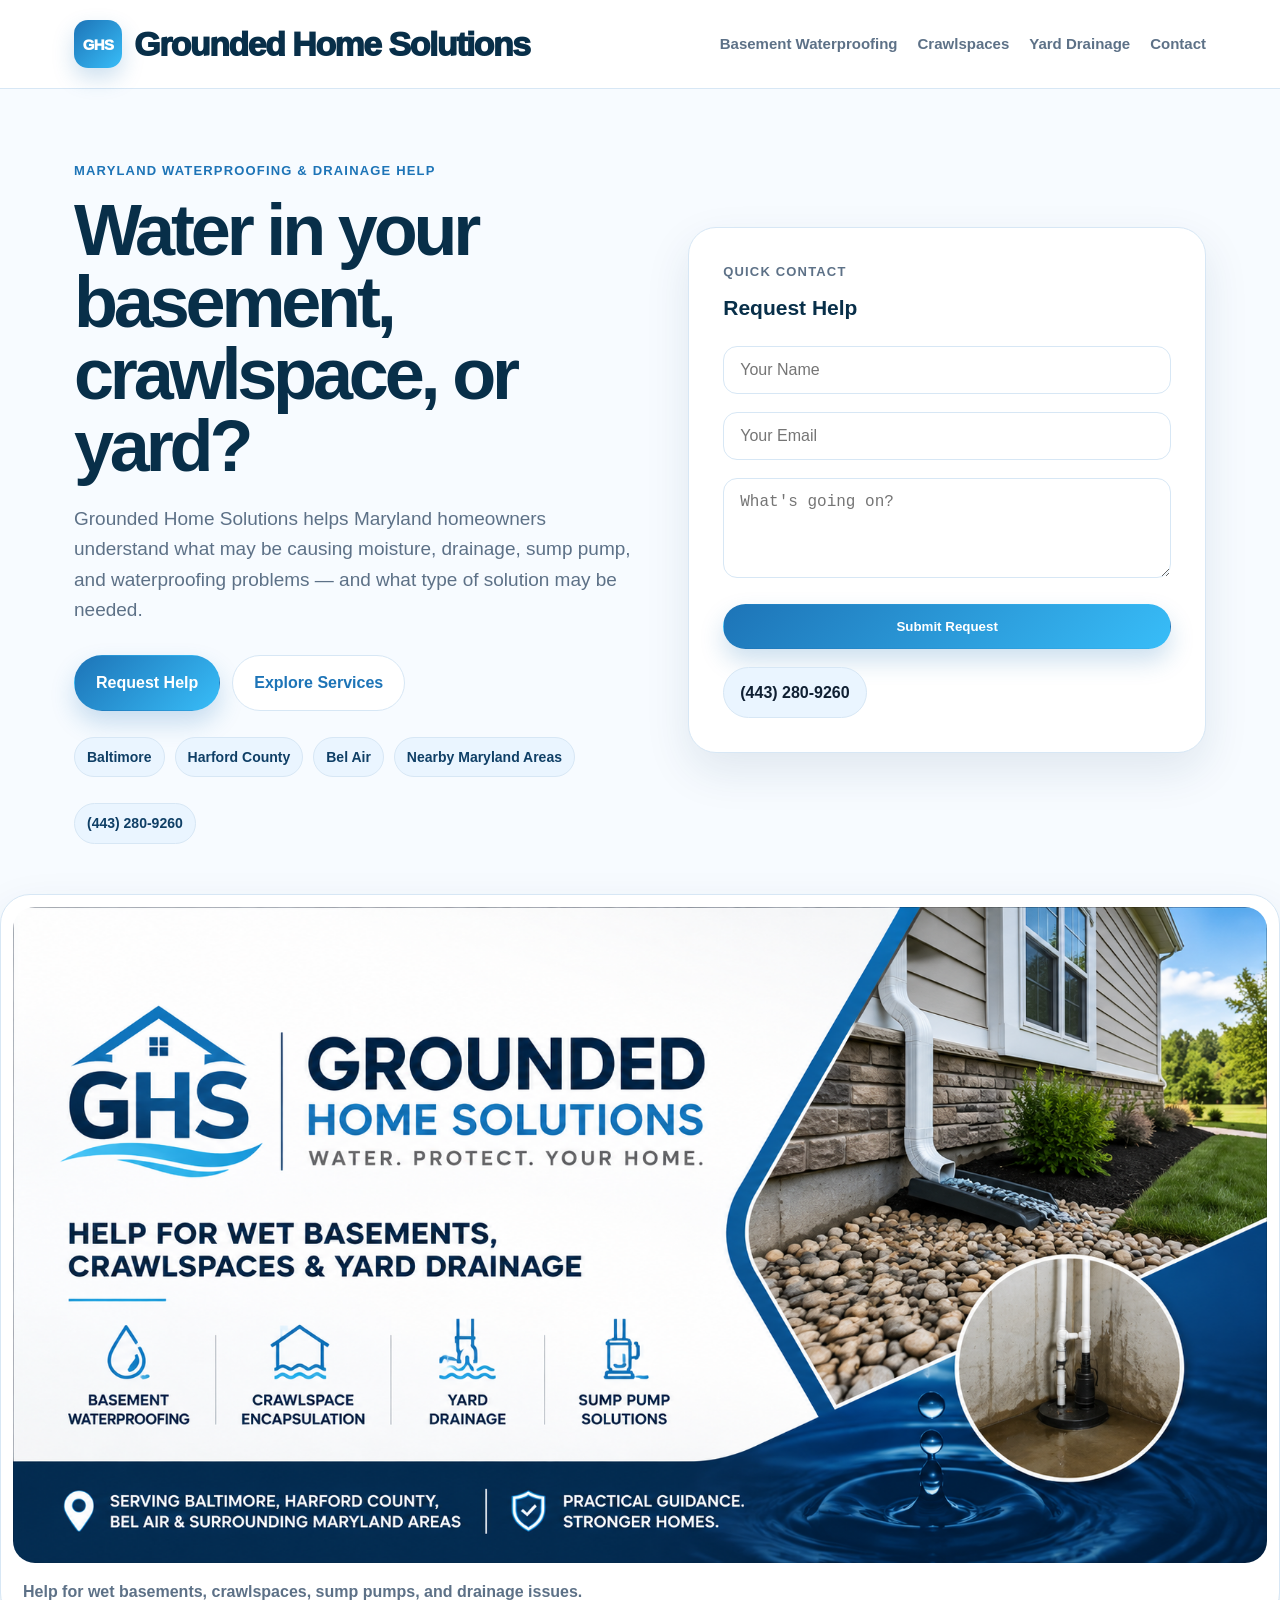
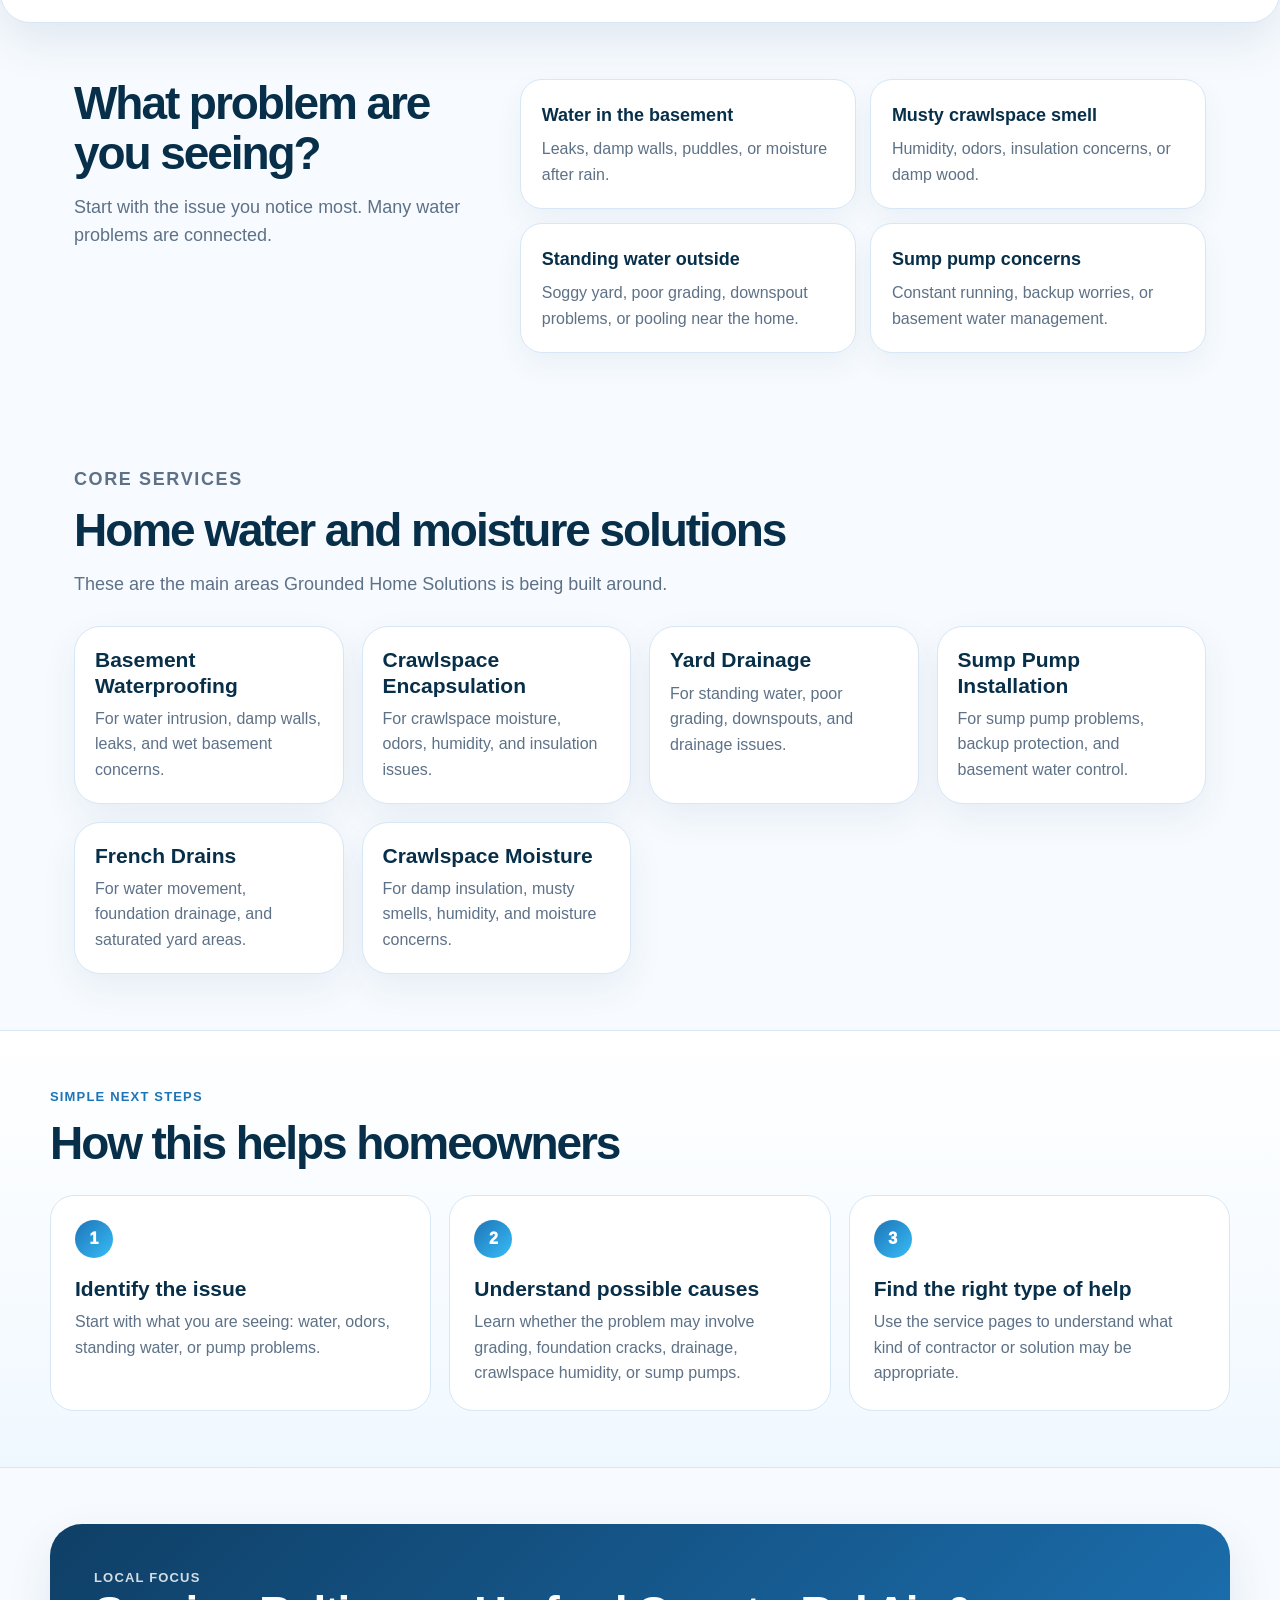
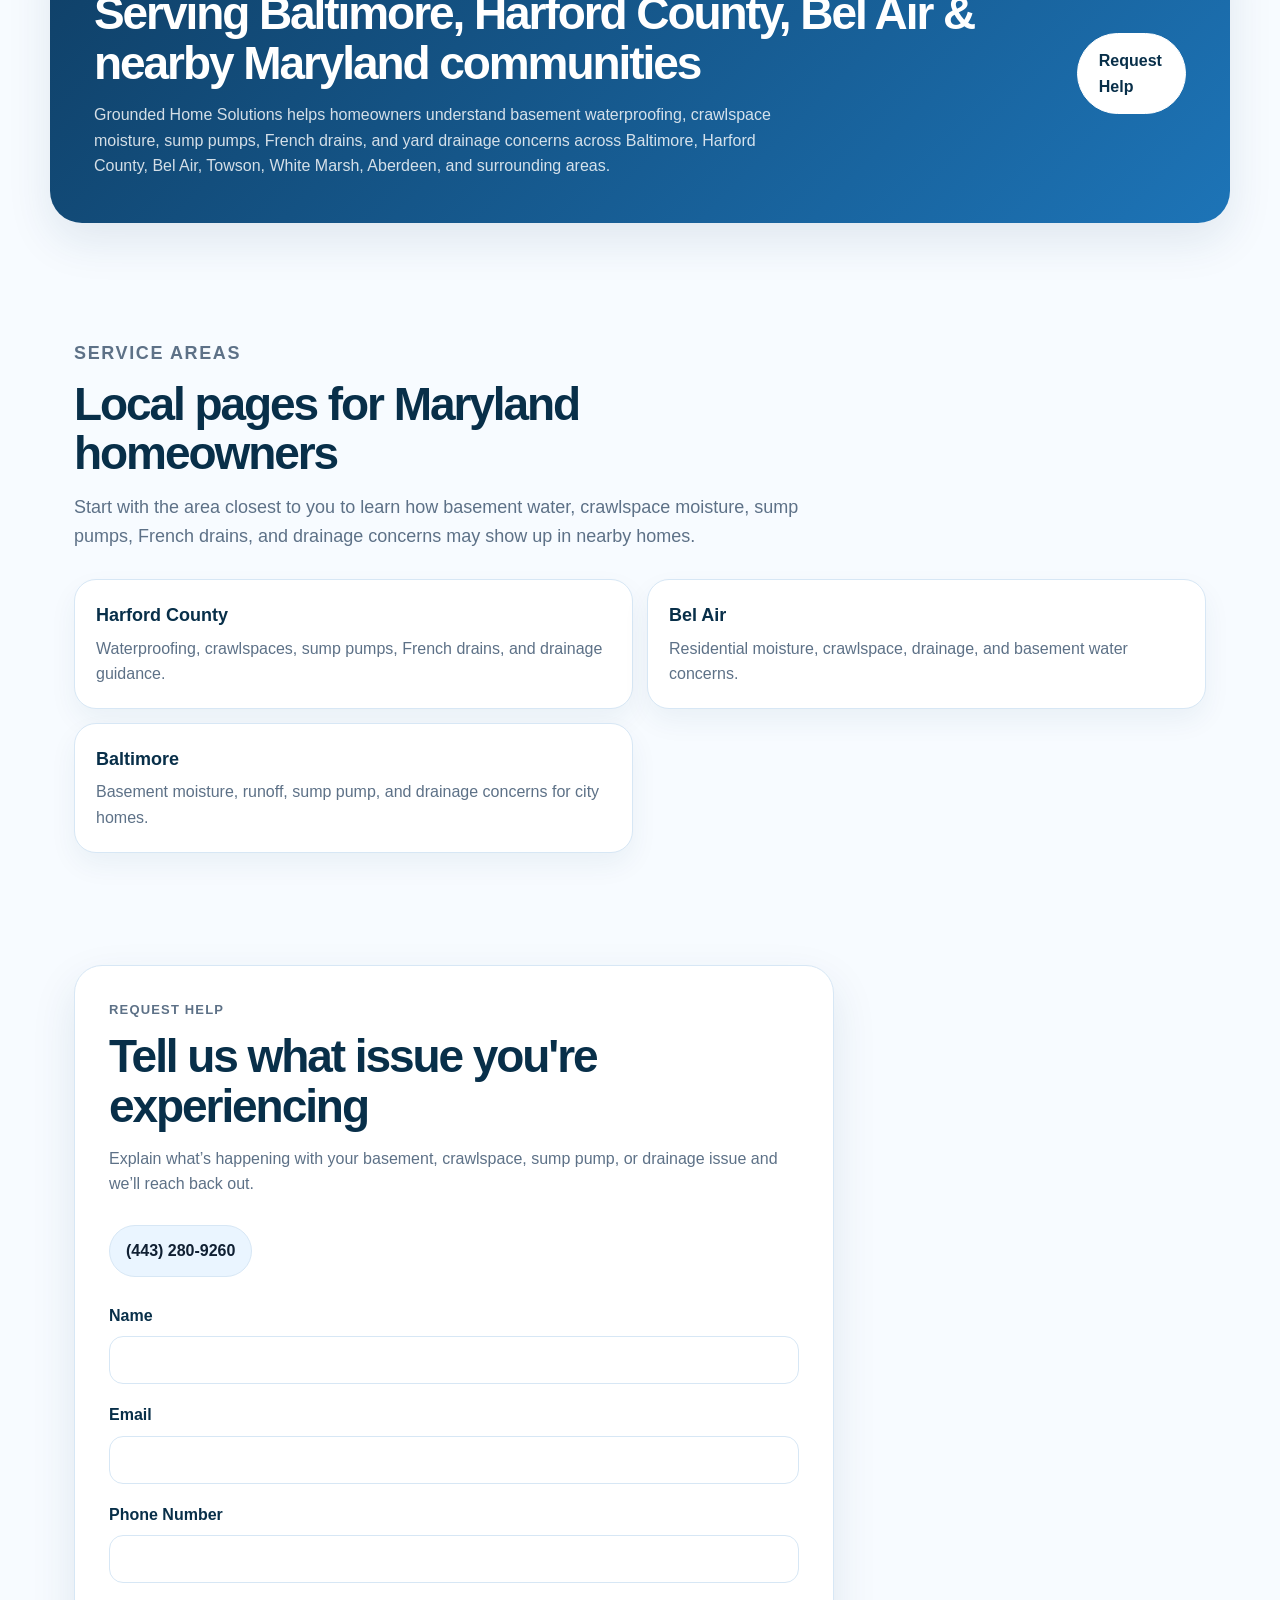
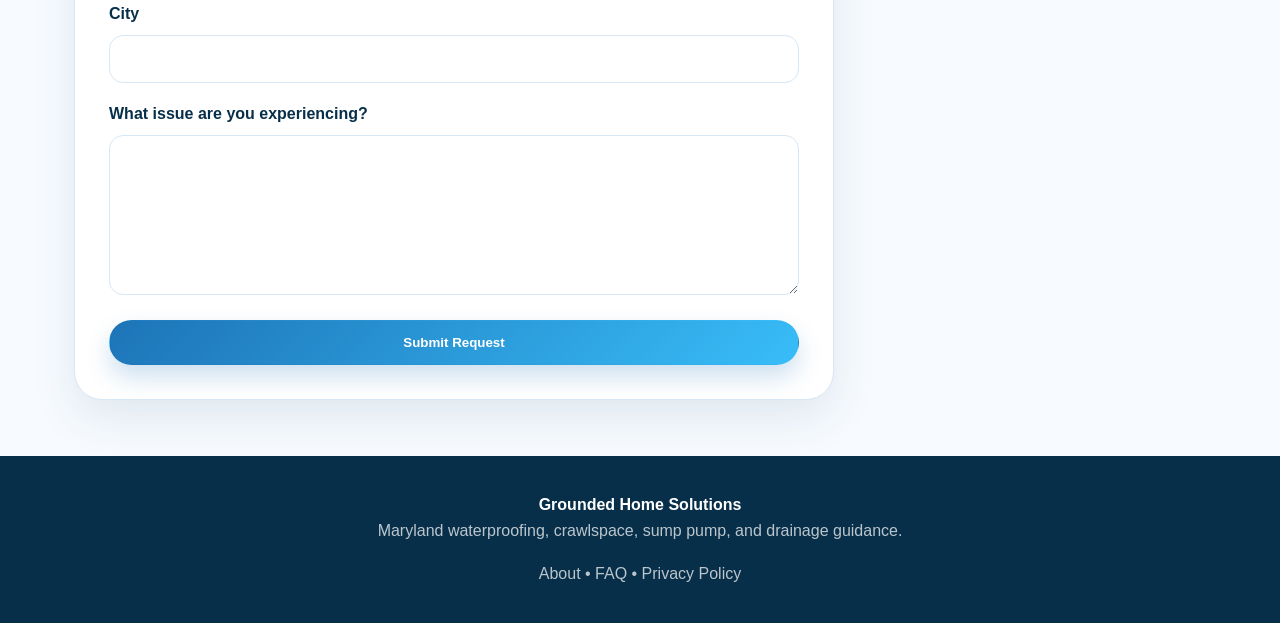
<file: index.html>
<!DOCTYPE html>
<html lang="en">
<head>
  <meta charset="UTF-8">
  <meta name="viewport" content="width=device-width, initial-scale=1.0">
<link rel="icon" type="image/x-icon" href="/assets/css/assets/images/favicon.ico">
<link rel="icon" type="image/png" sizes="16x16" href="/assets/css/assets/images/favicon-16x16.png">
<link rel="icon" type="image/png" sizes="32x32" href="/assets/css/assets/images/favicon-32x32.png">
<link rel="apple-touch-icon" sizes="180x180" href="/assets/css/assets/images/apple-touch-icon.png">
<link rel="manifest" href="/assets/css/assets/images/site.webmanifest">
<meta name="theme-color" content="#0084d6">
  <title>Grounded Home Solutions | Maryland Waterproofing & Drainage Help</title>

  <meta name="description" content="Grounded Home Solutions helps Maryland homeowners with basement waterproofing, crawlspace moisture, sump pumps, yard drainage, and water problems.">

  <meta property="og:title" content="Grounded Home Solutions | Maryland Waterproofing & Drainage Help">
  <meta property="og:description" content="Help for wet basements, crawlspace moisture, sump pumps, yard drainage, and water problems in Baltimore, Harford County, and nearby Maryland areas.">
  <meta property="og:type" content="website">
  <meta property="og:url" content="https://groundedhomesolutions.com/">
  <meta property="og:image" content="https://groundedhomesolutions.com/assets/css/assets/images/ghs-preview.png">

  <meta name="twitter:card" content="summary_large_image">
  <meta name="twitter:title" content="Grounded Home Solutions | Maryland Waterproofing & Drainage Help">
  <meta name="twitter:description" content="Clean, helpful guidance for Maryland homeowners dealing with basement water, crawlspace moisture, sump pumps, and drainage problems.">
  <meta name="twitter:image" content="https://groundedhomesolutions.com/assets/css/assets/images/ghs-preview.png">

  <link rel="stylesheet" href="/assets/css/style.css">

  <!-- Google tag (gtag.js) -->
  <script async src="https://www.googletagmanager.com/gtag/js?id=G-4ZMW0R1TQC"></script>

  <script>
    window.dataLayer = window.dataLayer || [];

    function gtag(){dataLayer.push(arguments);}

    gtag('js', new Date());

    gtag('config', 'G-4ZMW0R1TQC');
  </script>

</head>

<body>

  <header class="site-header">

    <div class="nav-wrap">

      <a class="brand brand-lockup" href="/">

        <span class="logo-mark">GHS</span>

        <span>Grounded Home Solutions</span>

      </a>

      <nav>

        <a href="/services/basement-waterproofing.html">
          Basement Waterproofing
        </a>

        <a href="/services/crawlspace-encapsulation.html">
          Crawlspaces
        </a>

        <a href="/services/yard-drainage.html">
          Yard Drainage
        </a>

        <a href="#contact">
          Contact
        </a>

      </nav>

    </div>

  </header>

  <main>

    <section class="hero">

      <div class="hero-copy">

        <p class="eyebrow">
          Maryland Waterproofing & Drainage Help
        </p>

        <h1>
          Water in your basement, crawlspace, or yard?
        </h1>

        <p class="hero-text">
          Grounded Home Solutions helps Maryland homeowners understand what may be causing moisture, drainage, sump pump, and waterproofing problems — and what type of solution may be needed.
        </p>

        <div class="hero-buttons">

          <a class="button" href="#contact">
            Request Help
          </a>

          <a class="button secondary" href="/services/basement-waterproofing.html">
            Explore Services
          </a>

        </div>

        <div class="trust-row">

          <span>Baltimore</span>

          <span>Harford County</span>

          <span>Bel Air</span>

          <span>Nearby Maryland Areas</span>

        </div>

        <div class="trust-row">

          <span>
            <a href="tel:4432809260">(443) 280-9260</a>
          </span>

        </div>

      </div>

      <div>

        <div class="contact-card" style="margin-bottom:24px;">

          <p class="eyebrow">
            Quick Contact
          </p>

          <h3 style="margin-bottom:12px;">
            Request Help
          </h3>

          <form
            action="https://formspree.io/f/xlgveyzv"
            method="POST"
          >

            <div>

              <input
                type="text"
                name="name"
                placeholder="Your Name"
                required
              >

            </div>

            <div>

              <input
                type="email"
                name="email"
                placeholder="Your Email"
                required
              >

            </div>

            <div>

              <textarea
                name="message"
                placeholder="What's going on?"
                required
                style="min-height:100px;"
              ></textarea>

            </div>

            <button class="button" type="submit">
              Submit Request
            </button>

          </form>

          <div class="contact-phone" style="margin-top:18px;">

            <a href="tel:4432809260">(443) 280-9260</a>

          </div>

        </div>

      </div>

    </section>

    <div class="hero-image-card">

      <img
        src="/assets/css/assets/images/ghs-preview.png"
        alt="Grounded Home Solutions waterproofing and drainage preview image"
      >

      <div class="image-note">
        Help for wet basements, crawlspaces, sump pumps, and drainage issues.
      </div>

    </div>

    <section class="quick-help">

      <div>

        <h2>
          What problem are you seeing?
        </h2>

        <p>
          Start with the issue you notice most. Many water problems are connected.
        </p>

      </div>

      <div class="problem-grid">

        <a class="problem-card" href="/services/basement-waterproofing.html">

          <strong>
            Water in the basement
          </strong>

          <span>
            Leaks, damp walls, puddles, or moisture after rain.
          </span>

        </a>

        <a class="problem-card" href="/services/crawlspace-encapsulation.html">

          <strong>
            Musty crawlspace smell
          </strong>

          <span>
            Humidity, odors, insulation concerns, or damp wood.
          </span>

        </a>

        <a class="problem-card" href="/services/yard-drainage.html">

          <strong>
            Standing water outside
          </strong>

          <span>
            Soggy yard, poor grading, downspout problems, or pooling near the home.
          </span>

        </a>

        <a class="problem-card" href="/contact.html">

          <strong>
            Sump pump concerns
          </strong>

          <span>
            Constant running, backup worries, or basement water management.
          </span>

        </a>

      </div>

    </section>

    <section class="section">

      <div class="section-heading">

        <p class="eyebrow">
          Core Services
        </p>

        <h2>
          Home water and moisture solutions
        </h2>

        <p>
          These are the main areas Grounded Home Solutions is being built around.
        </p>

      </div>

      <div class="service-grid">

  <a class="service-card" href="/services/basement-waterproofing.html">

    <div>

      <h3>
        Basement Waterproofing
      </h3>

      <p>
        For water intrusion, damp walls, leaks, and wet basement concerns.
      </p>

    </div>

  </a>

  <a class="service-card" href="/services/crawlspace-encapsulation.html">

    <div>

      <h3>
        Crawlspace Encapsulation
      </h3>

      <p>
        For crawlspace moisture, odors, humidity, and insulation issues.
      </p>

    </div>

  </a>

  <a class="service-card" href="/services/yard-drainage.html">

    <div>

      <h3>
        Yard Drainage
      </h3>

      <p>
        For standing water, poor grading, downspouts, and drainage issues.
      </p>

    </div>

  </a>

  <a class="service-card" href="/services/sump-pump-installation.html">

    <div>

      <h3>
        Sump Pump Installation
      </h3>

      <p>
        For sump pump problems, backup protection, and basement water control.
      </p>

    </div>

  </a>

  <a class="service-card" href="/services/french-drains.html">

    <div>

      <h3>
        French Drains
      </h3>

      <p>
        For water movement, foundation drainage, and saturated yard areas.
      </p>

    </div>

  </a>

  <a class="service-card" href="/services/crawlspace-moisture.html">

    <div>

      <h3>
        Crawlspace Moisture
      </h3>

      <p>
        For damp insulation, musty smells, humidity, and moisture concerns.
      </p>

    </div>

  </a>

</div>
      
    </section>

    <section class="how-it-works">

      <p class="eyebrow">
        Simple Next Steps
      </p>

      <h2>
        How this helps homeowners
      </h2>

      <div class="steps">

        <div>

          <span>1</span>

          <h3>
            Identify the issue
          </h3>

          <p>
            Start with what you are seeing: water, odors, standing water, or pump problems.
          </p>

        </div>

        <div>

          <span>2</span>

          <h3>
            Understand possible causes
          </h3>

          <p>
            Learn whether the problem may involve grading, foundation cracks, drainage, crawlspace humidity, or sump pumps.
          </p>

        </div>

        <div>

          <span>3</span>

          <h3>
            Find the right type of help
          </h3>

          <p>
            Use the service pages to understand what kind of contractor or solution may be appropriate.
          </p>

        </div>

      </div>

    </section>

    <section class="local-section">

  <div>

    <p class="eyebrow">
      Local Focus
    </p>

    <h2>
      Serving Baltimore, Harford County, Bel Air & nearby Maryland communities
    </h2>

    <p>
      Grounded Home Solutions helps homeowners understand basement waterproofing, crawlspace moisture, sump pumps, French drains, and yard drainage concerns across Baltimore, Harford County, Bel Air, Towson, White Marsh, Aberdeen, and surrounding areas.
    </p>

  </div>

  <a class="button light" href="#contact">
    Request Help
  </a>

</section>
    
    <section class="section">

  <div class="section-heading">

    <p class="eyebrow">
      Service Areas
    </p>

    <h2>
      Local pages for Maryland homeowners
    </h2>

    <p>
      Start with the area closest to you to learn how basement water, crawlspace moisture, sump pumps, French drains, and drainage concerns may show up in nearby homes.
    </p>

  </div>

  <div class="problem-grid">

    <a class="problem-card" href="/harford-county-md.html">

      <strong>
        Harford County
      </strong>

      <span>
        Waterproofing, crawlspaces, sump pumps, French drains, and drainage guidance.
      </span>

    </a>

    <a class="problem-card" href="/bel-air-md.html">

      <strong>
        Bel Air
      </strong>

      <span>
        Residential moisture, crawlspace, drainage, and basement water concerns.
      </span>

    </a>

    <a class="problem-card" href="/baltimore-md.html">

      <strong>
        Baltimore
      </strong>

      <span>
        Basement moisture, runoff, sump pump, and drainage concerns for city homes.
      </span>

    </a>

  </div>

</section>
    <section class="contact-section" id="contact">

      <div class="contact-card">

        <p class="eyebrow">
          Request Help
        </p>

        <h2>
          Tell us what issue you're experiencing
        </h2>

        <p>
          Explain what’s happening with your basement, crawlspace, sump pump, or drainage issue and we’ll reach back out.
        </p>

        <div class="contact-phone">

          <a href="tel:4432809260">(443) 280-9260</a>

        </div>

        <form
          action="https://formspree.io/f/xlgveyzv"
          method="POST"
        >

          <div>

            <label>
              Name
            </label>

            <input
              type="text"
              name="name"
              required
            >

          </div>

          <div>

            <label>
              Email
            </label>

            <input
              type="email"
              name="email"
              required
            >

          </div>

          <div>

            <label>
              Phone Number
            </label>

            <input
              type="tel"
              name="phone"
            >

          </div>

          <div>

            <label>
              City
            </label>

            <input
              type="text"
              name="city"
            >

          </div>

          <div>

            <label>
              What issue are you experiencing?
            </label>

            <textarea
              name="message"
              required
            ></textarea>

          </div>

          <button class="button" type="submit">
            Submit Request
          </button>

        </form>

      </div>

    </section>

  </main>

  <footer>

<strong>
Grounded Home Solutions
</strong>

<p>
Maryland waterproofing, crawlspace, sump pump, and drainage guidance.
</p>

<p style="margin-top:18px;">

<a href="/about.html">
About
</a>

•

<a href="/faq.html">
FAQ
</a>

•

<a href="/privacy-policy.html">
Privacy Policy
</a>

</p>

</footer>

</body>
</html>
</file>
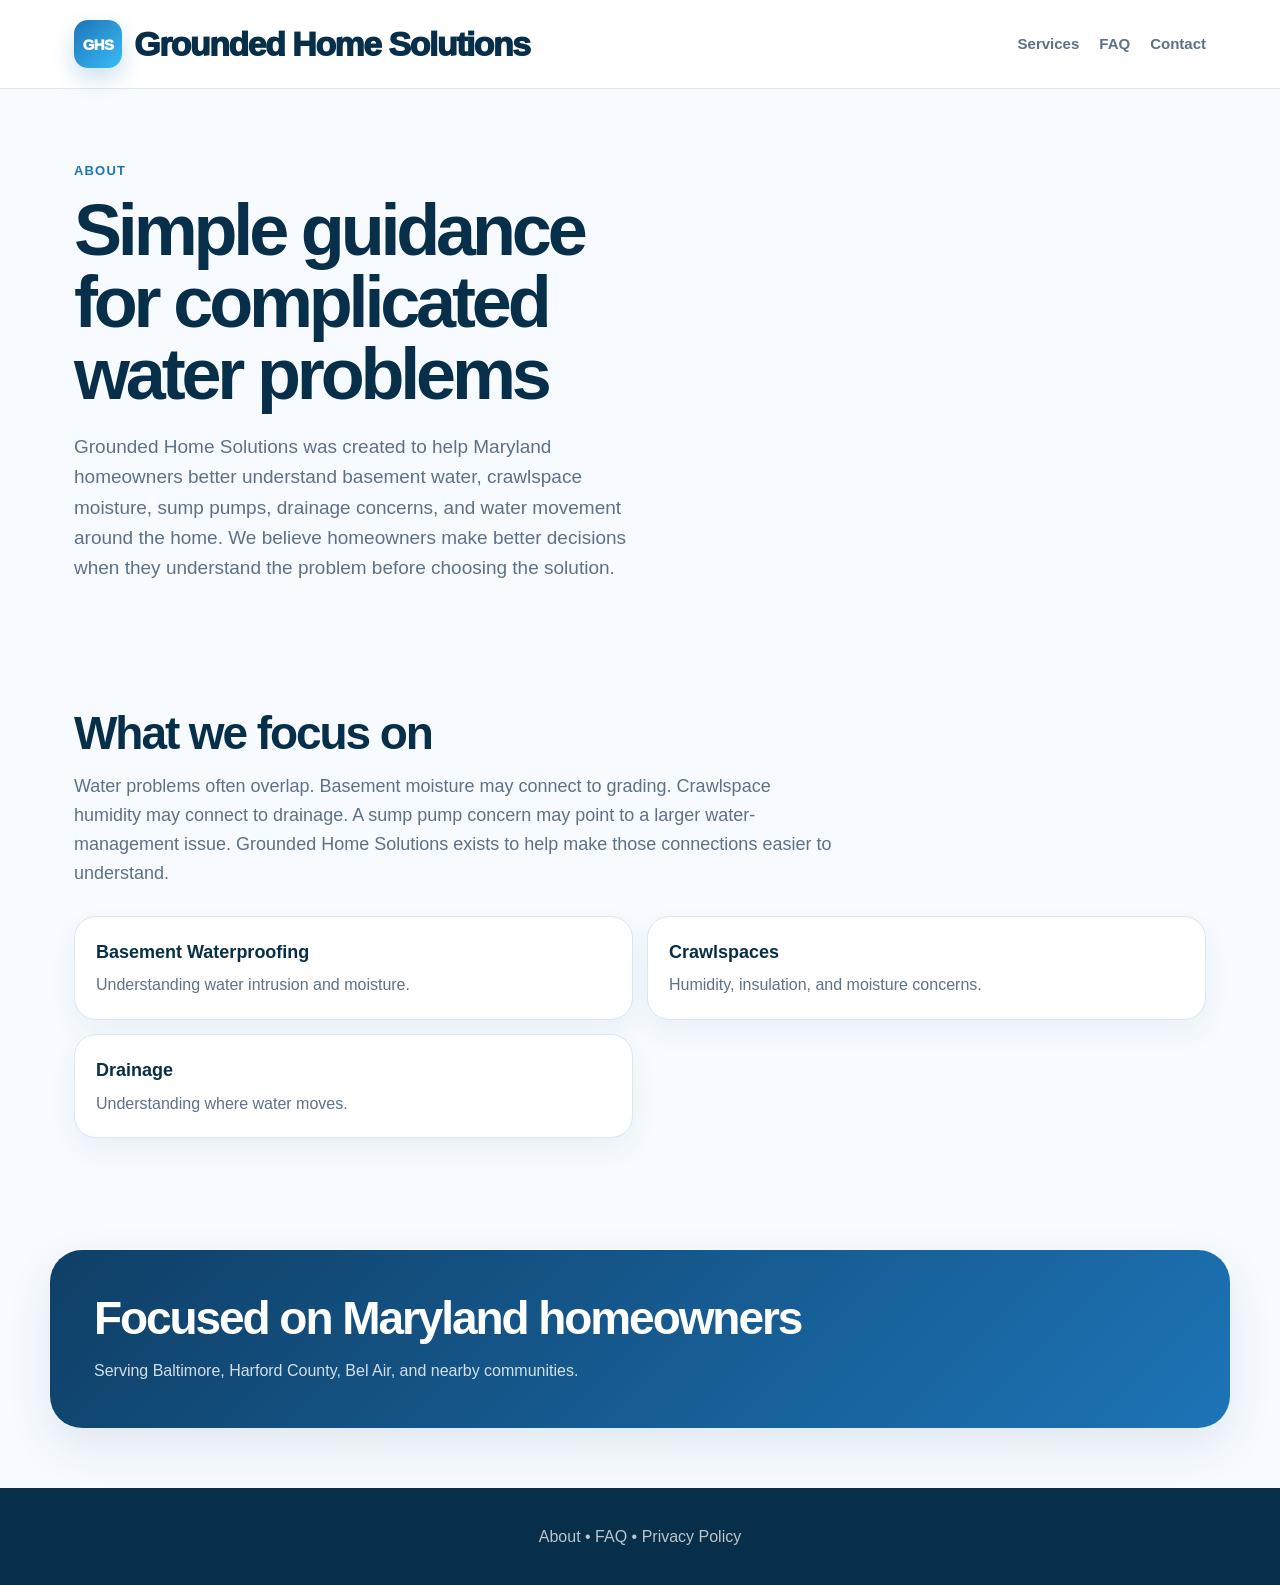
<file: about.html>
<!DOCTYPE html>
<html lang="en">
<head>

<meta charset="UTF-8">
<meta name="viewport" content="width=device-width, initial-scale=1.0">
<link rel="icon" type="image/x-icon" href="/assets/css/assets/images/favicon.ico">
<link rel="icon" type="image/png" sizes="16x16" href="/assets/css/assets/images/favicon-16x16.png">
<link rel="icon" type="image/png" sizes="32x32" href="/assets/css/assets/images/favicon-32x32.png">
<link rel="apple-touch-icon" sizes="180x180" href="/assets/css/assets/images/apple-touch-icon.png">
<link rel="manifest" href="/assets/css/assets/images/site.webmanifest">
<meta name="theme-color" content="#0084d6">
<title>About | Grounded Home Solutions</title>

<meta name="description" content="Learn about Grounded Home Solutions and our focus on helping Maryland homeowners understand waterproofing, crawlspace, sump pump, and drainage concerns.">

<link rel="stylesheet" href="/assets/css/style.css">

</head>

<body>

<header class="site-header">

<div class="nav-wrap">

<a class="brand brand-lockup" href="/">

<span class="logo-mark">
GHS
</span>

<span>
Grounded Home Solutions
</span>

</a>

<nav>

<a href="/services/basement-waterproofing.html">
Services
</a>

<a href="/faq.html">
FAQ
</a>

<a href="/contact.html">
Contact
</a>

</nav>

</div>

</header>

<main>

<section class="hero">

<div class="hero-copy">

<p class="eyebrow">
About
</p>

<h1>
Simple guidance for complicated water problems
</h1>

<p class="hero-text">

Grounded Home Solutions was created to help Maryland homeowners better understand basement water, crawlspace moisture, sump pumps, drainage concerns, and water movement around the home.

We believe homeowners make better decisions when they understand the problem before choosing the solution.

</p>

</div>

</section>

<section class="section">

<div class="section-heading">

<h2>
What we focus on
</h2>

<p>

Water problems often overlap.

Basement moisture may connect to grading.
Crawlspace humidity may connect to drainage.
A sump pump concern may point to a larger water-management issue.

Grounded Home Solutions exists to help make those connections easier to understand.

</p>

</div>

<div class="problem-grid">

<div class="problem-card">

<strong>
Basement Waterproofing
</strong>

<span>
Understanding water intrusion and moisture.
</span>

</div>

<div class="problem-card">

<strong>
Crawlspaces
</strong>

<span>
Humidity, insulation, and moisture concerns.
</span>

</div>

<div class="problem-card">

<strong>
Drainage
</strong>

<span>
Understanding where water moves.
</span>

</div>

</div>

</section>

<section class="local-section">

<div>

<h2>
Focused on Maryland homeowners
</h2>

<p>

Serving Baltimore, Harford County, Bel Air, and nearby communities.

</p>

</div>

</section>

</main>

<footer>

<p>

<a href="/about.html">About</a> •

<a href="/faq.html">FAQ</a> •

<a href="/privacy-policy.html">Privacy Policy</a>

</p>

</footer>

</body>

</html>
</file>
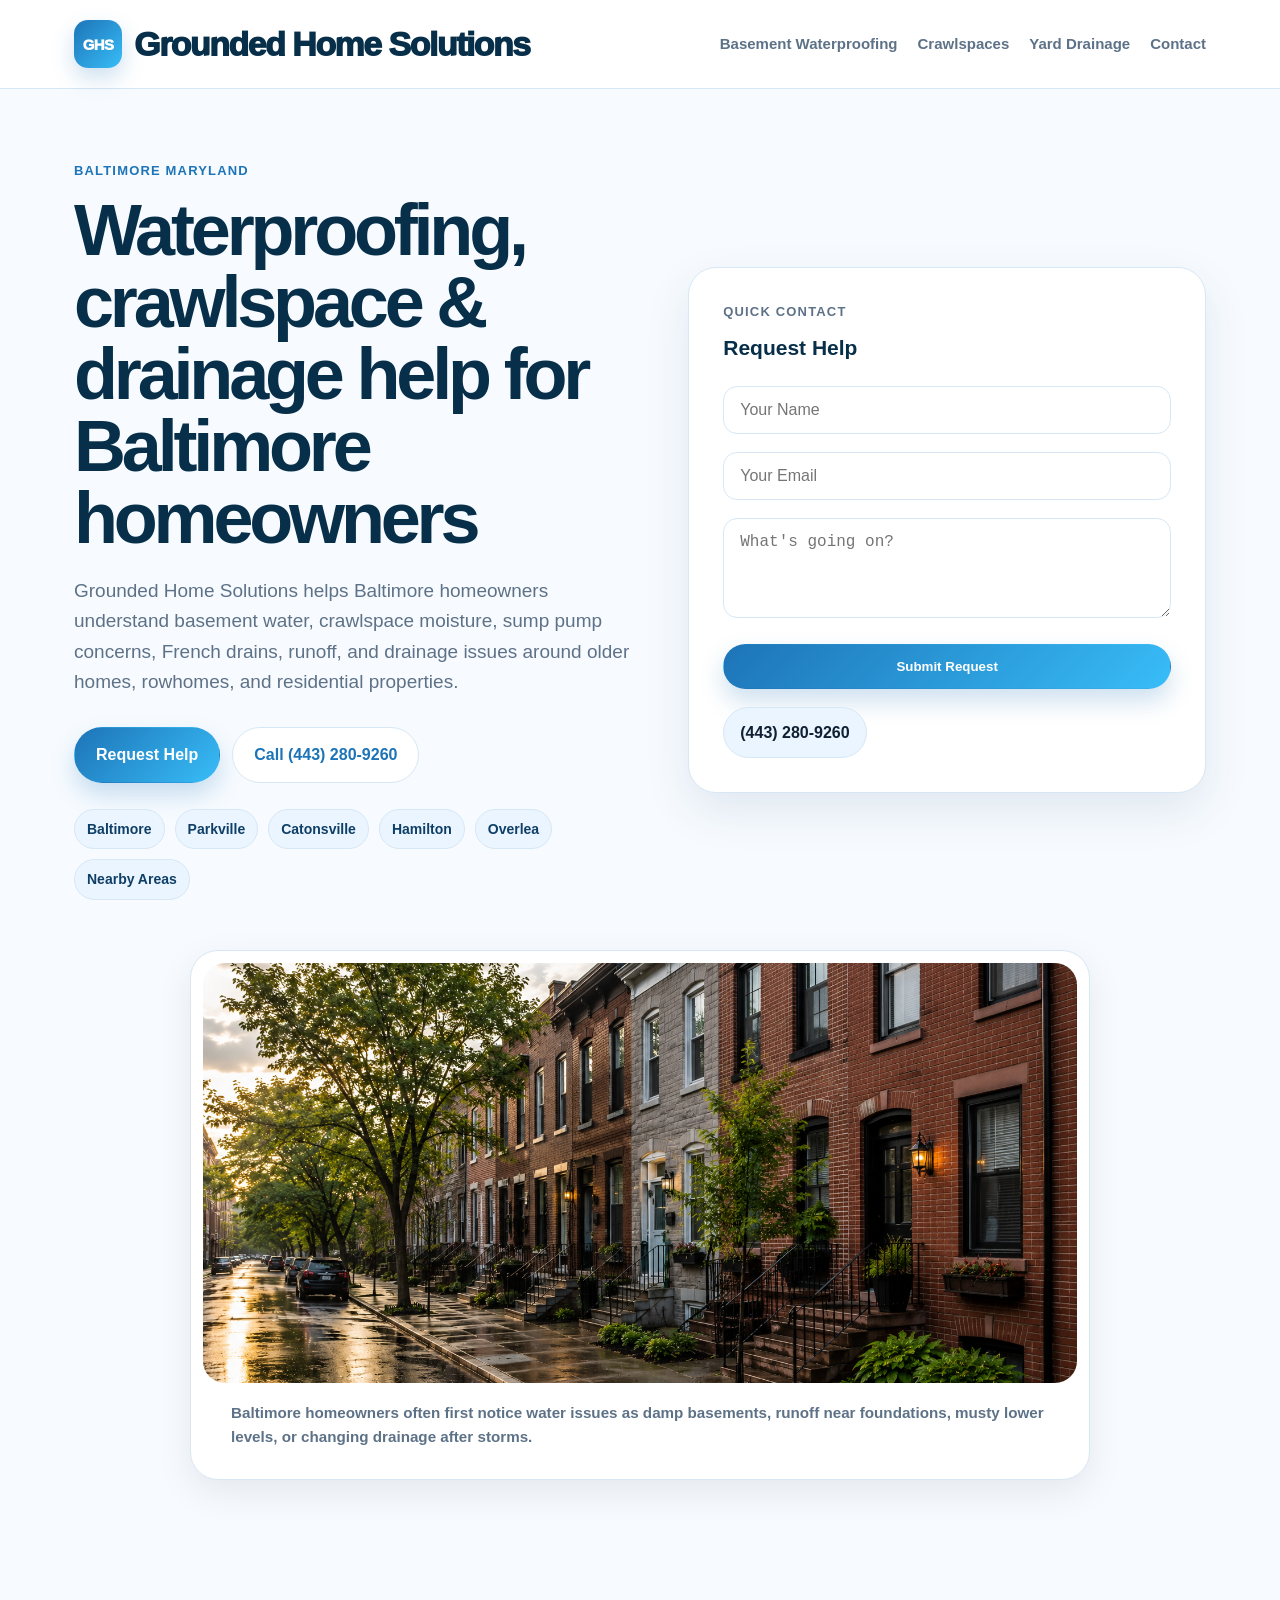
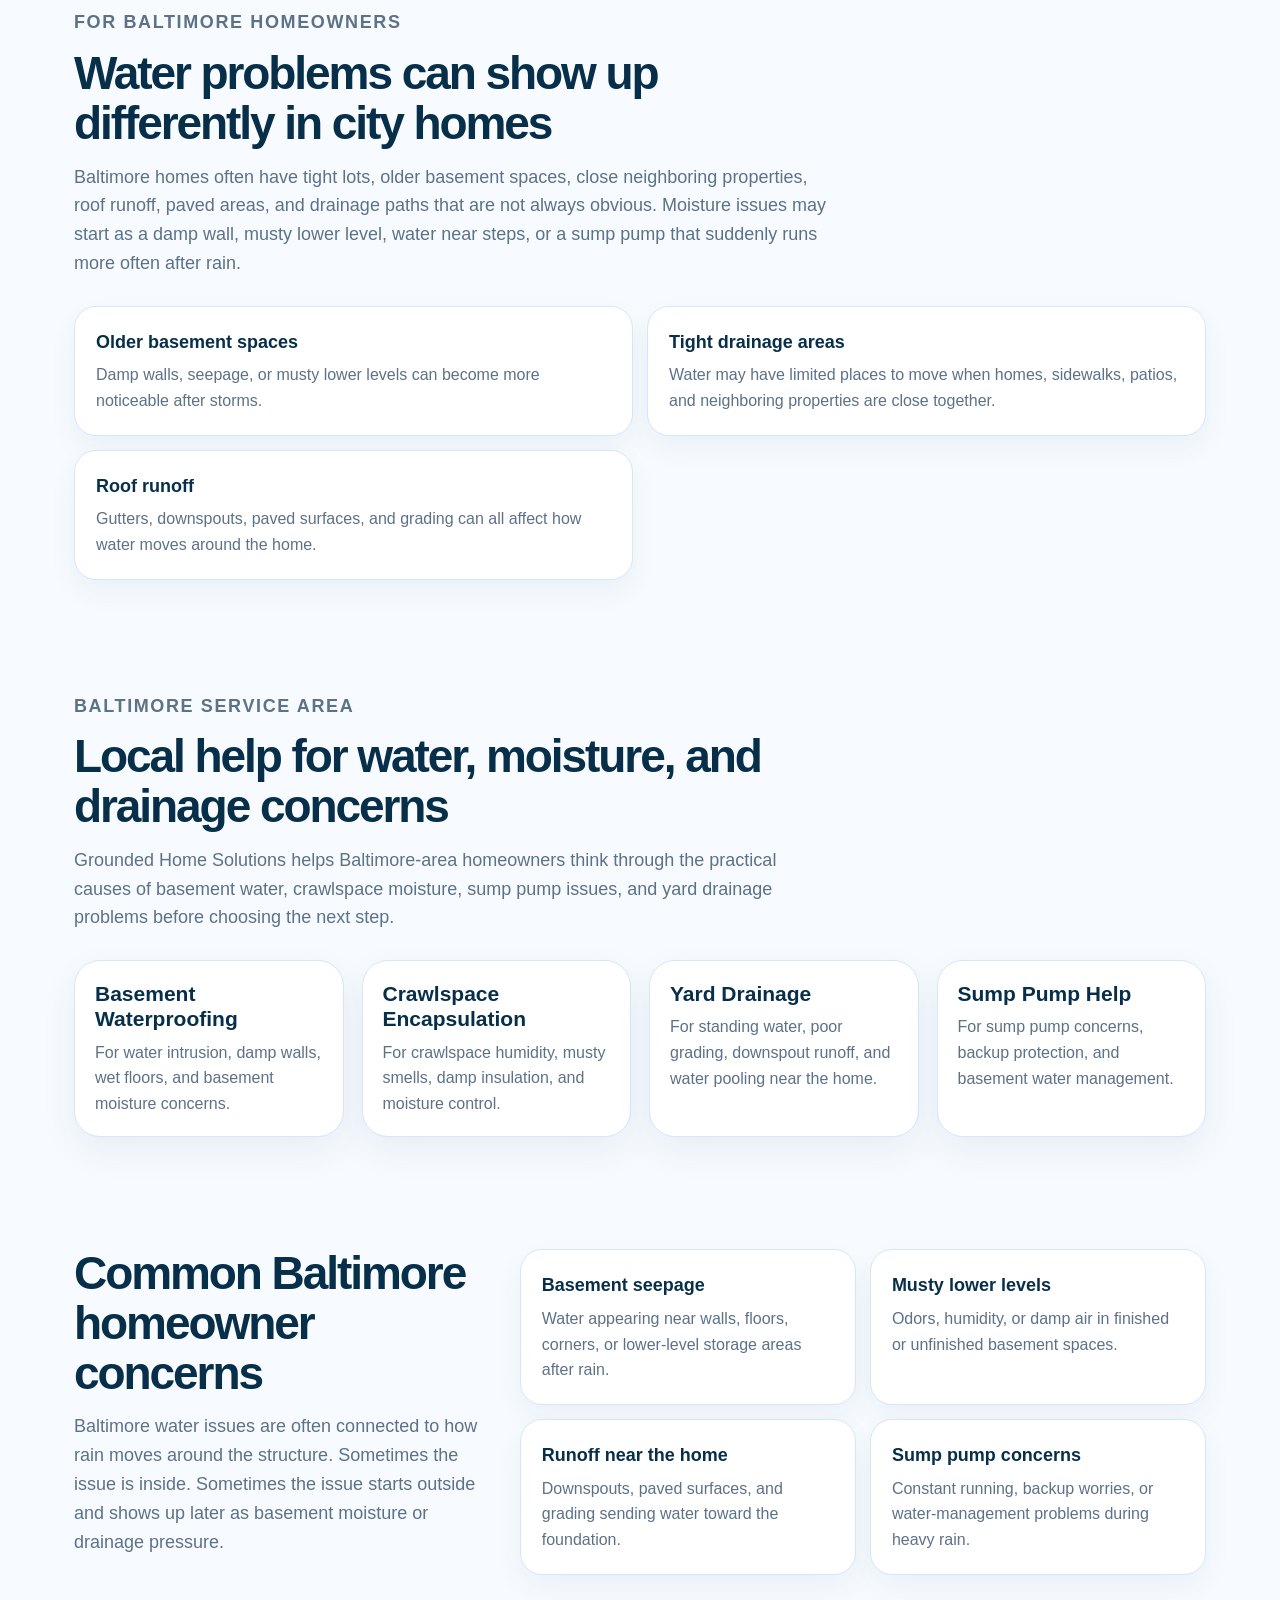
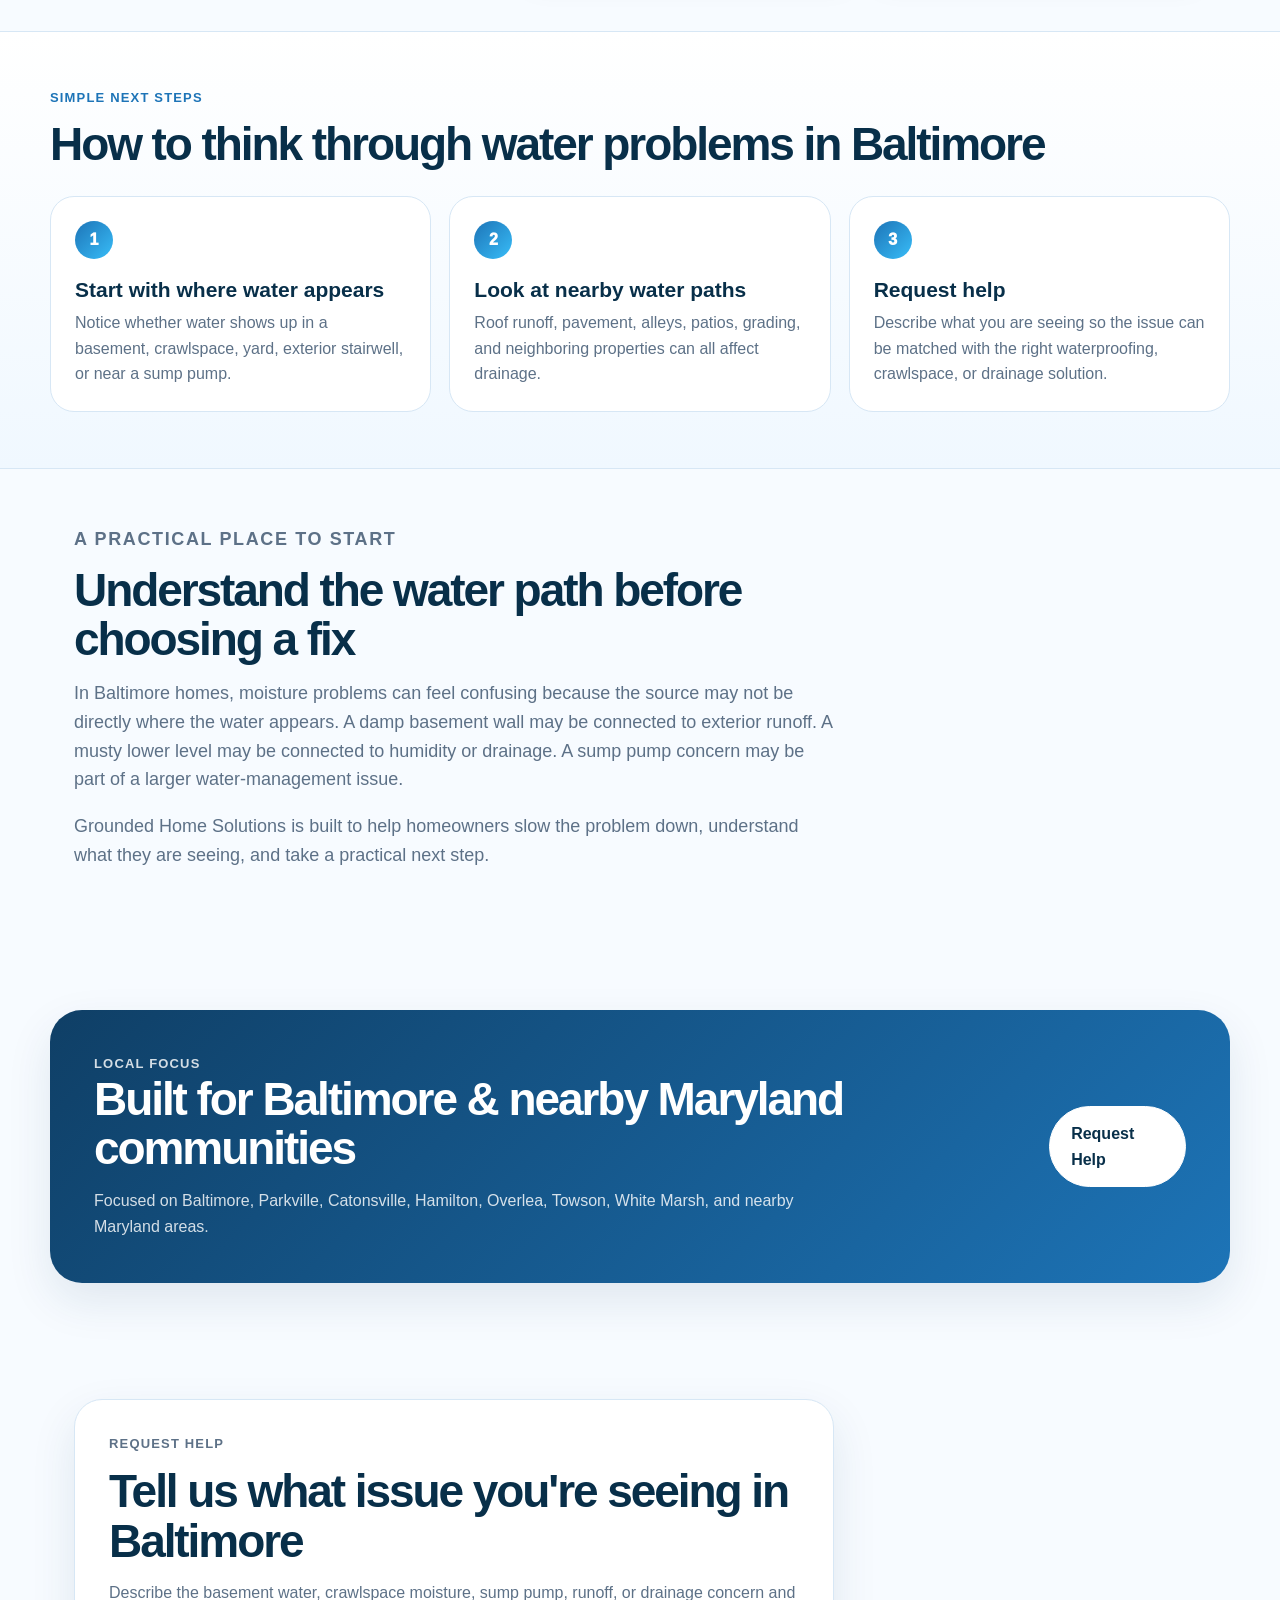
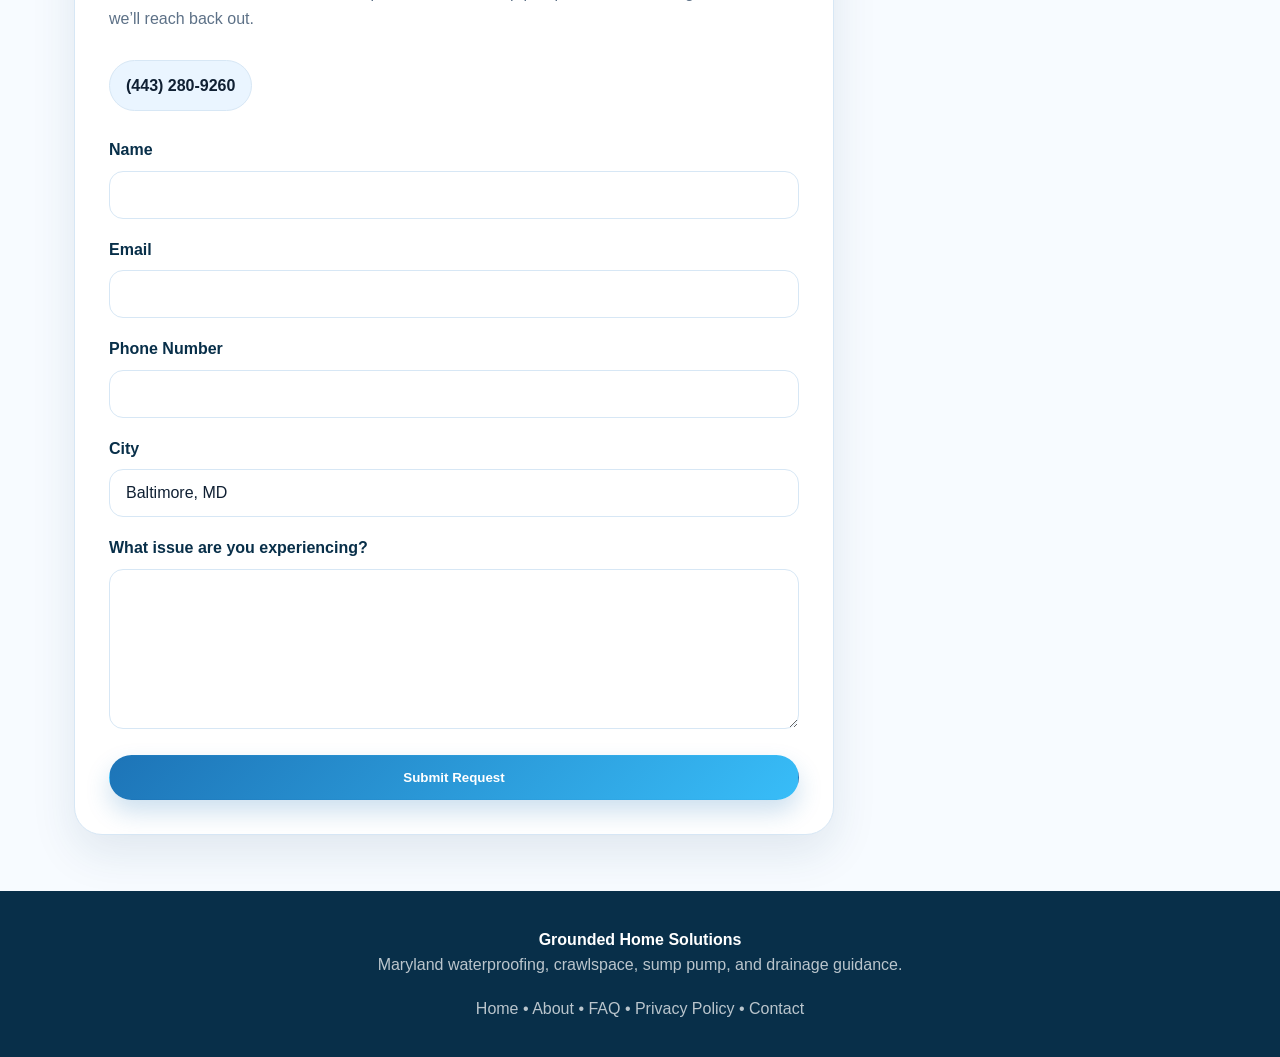
<file: baltimore-md.html>
<!DOCTYPE html>
<html lang="en">
<head>
  <meta charset="UTF-8">
  <meta name="viewport" content="width=device-width, initial-scale=1.0">
<link rel="icon" type="image/x-icon" href="/assets/css/assets/images/favicon.ico">
<link rel="icon" type="image/png" sizes="16x16" href="/assets/css/assets/images/favicon-16x16.png">
<link rel="icon" type="image/png" sizes="32x32" href="/assets/css/assets/images/favicon-32x32.png">
<link rel="apple-touch-icon" sizes="180x180" href="/assets/css/assets/images/apple-touch-icon.png">
<link rel="manifest" href="/assets/css/assets/images/site.webmanifest">
<meta name="theme-color" content="#0084d6">
  <title>Basement Waterproofing, Crawlspace & Drainage Help in Baltimore MD | Grounded Home Solutions</title>
  <meta name="description" content="Grounded Home Solutions helps Baltimore MD homeowners understand basement waterproofing, crawlspace moisture, sump pumps, French drains, runoff, and yard drainage concerns.">

  <meta property="og:title" content="Grounded Home Solutions | Baltimore MD">
  <meta property="og:description" content="Waterproofing, crawlspace, sump pump, French drain, and drainage guidance for Baltimore MD homeowners.">
  <meta property="og:type" content="website">
  <meta property="og:url" content="https://www.groundedhomesolutions.com/baltimore-md.html">
  <meta property="og:image" content="https://www.groundedhomesolutions.com/assets/css/assets/images/baltimore-homeowners.png">

  <meta name="twitter:card" content="summary_large_image">
  <meta name="twitter:title" content="Grounded Home Solutions | Baltimore MD">
  <meta name="twitter:description" content="Helpful guidance for Baltimore homeowners dealing with basement water, crawlspace moisture, sump pumps, runoff, and drainage concerns.">
  <meta name="twitter:image" content="https://www.groundedhomesolutions.com/assets/css/assets/images/baltimore-homeowners.png">

  <link rel="stylesheet" href="/assets/css/style.css">

  <script async src="https://www.googletagmanager.com/gtag/js?id=G-4ZMW0R1TQC"></script>
  <script>
    window.dataLayer=window.dataLayer||[];
    function gtag(){dataLayer.push(arguments);}
    gtag('js',new Date());
    gtag('config','G-4ZMW0R1TQC');
  </script>
</head>

<body>

<header class="site-header">
  <div class="nav-wrap">
    <a class="brand brand-lockup" href="/">
      <span class="logo-mark">GHS</span>
      <span>Grounded Home Solutions</span>
    </a>

    <nav>
      <a href="/services/basement-waterproofing.html">Basement Waterproofing</a>
      <a href="/services/crawlspace-encapsulation.html">Crawlspaces</a>
      <a href="/services/yard-drainage.html">Yard Drainage</a>
      <a href="/contact.html">Contact</a>
    </nav>
  </div>
</header>

<main>

<section class="hero">

  <div class="hero-copy">

    <p class="eyebrow">
      Baltimore Maryland
    </p>

    <h1>
      Waterproofing, crawlspace & drainage help for Baltimore homeowners
    </h1>

    <p class="hero-text">
      Grounded Home Solutions helps Baltimore homeowners understand basement water, crawlspace moisture, sump pump concerns, French drains, runoff, and drainage issues around older homes, rowhomes, and residential properties.
    </p>

    <div class="hero-buttons">
      <a class="button" href="#contact">Request Help</a>
      <a class="button secondary" href="tel:4432809260">Call (443) 280-9260</a>
    </div>

    <div class="trust-row">
      <span>Baltimore</span>
      <span>Parkville</span>
      <span>Catonsville</span>
      <span>Hamilton</span>
      <span>Overlea</span>
      <span>Nearby Areas</span>
    </div>

  </div>

  <div>
    <div class="contact-card">

      <p class="eyebrow">
        Quick Contact
      </p>

      <h3>
        Request Help
      </h3>

      <form action="https://formspree.io/f/xlgveyzv" method="POST">

        <div>
          <input type="text" name="name" placeholder="Your Name" required>
        </div>

        <div>
          <input type="email" name="email" placeholder="Your Email" required>
        </div>

        <div>
          <textarea name="message" placeholder="What's going on?" required style="min-height:100px;"></textarea>
        </div>

        <button class="button">
          Submit Request
        </button>

      </form>

      <div class="contact-phone" style="margin-top:18px;">
        <a href="tel:4432809260">(443) 280-9260</a>
      </div>

    </div>
  </div>

</section>

<div
class="hero-image-card"
style="
max-width:900px;
margin:0 auto 72px auto;
border-radius:28px;
overflow:hidden;
box-shadow:0 12px 36px rgba(0,0,0,.08);
"
>

<img
src="/assets/css/assets/images/baltimore-homeowners.png"
alt="Baltimore Maryland basement waterproofing drainage and crawlspace guidance"
style="
width:100%;
max-height:420px;
object-fit:cover;
display:block;
"
>

<div
class="image-note"
style="
padding:18px 28px;
font-size:.95rem;
"
>
Baltimore homeowners often first notice water issues as damp basements, runoff near foundations, musty lower levels, or changing drainage after storms.
</div>

</div>

<section class="section">

  <div class="section-heading">

    <p class="eyebrow">
      For Baltimore Homeowners
    </p>

    <h2>
      Water problems can show up differently in city homes
    </h2>

    <p>
      Baltimore homes often have tight lots, older basement spaces, close neighboring properties, roof runoff, paved areas, and drainage paths that are not always obvious. Moisture issues may start as a damp wall, musty lower level, water near steps, or a sump pump that suddenly runs more often after rain.
    </p>

  </div>

  <div class="problem-grid">

    <div class="problem-card">
      <strong>
        Older basement spaces
      </strong>
      <span>
        Damp walls, seepage, or musty lower levels can become more noticeable after storms.
      </span>
    </div>

    <div class="problem-card">
      <strong>
        Tight drainage areas
      </strong>
      <span>
        Water may have limited places to move when homes, sidewalks, patios, and neighboring properties are close together.
      </span>
    </div>

    <div class="problem-card">
      <strong>
        Roof runoff
      </strong>
      <span>
        Gutters, downspouts, paved surfaces, and grading can all affect how water moves around the home.
      </span>
    </div>

  </div>

</section>

<section class="section">

  <div class="section-heading">

    <p class="eyebrow">
      Baltimore Service Area
    </p>

    <h2>
      Local help for water, moisture, and drainage concerns
    </h2>

    <p>
      Grounded Home Solutions helps Baltimore-area homeowners think through the practical causes of basement water, crawlspace moisture, sump pump issues, and yard drainage problems before choosing the next step.
    </p>

  </div>

  <div class="service-grid">

    <a class="service-card" href="/services/basement-waterproofing.html">
      <div>
        <h3>Basement Waterproofing</h3>
        <p>For water intrusion, damp walls, wet floors, and basement moisture concerns.</p>
      </div>
    </a>

    <a class="service-card" href="/services/crawlspace-encapsulation.html">
      <div>
        <h3>Crawlspace Encapsulation</h3>
        <p>For crawlspace humidity, musty smells, damp insulation, and moisture control.</p>
      </div>
    </a>

    <a class="service-card" href="/services/yard-drainage.html">
      <div>
        <h3>Yard Drainage</h3>
        <p>For standing water, poor grading, downspout runoff, and water pooling near the home.</p>
      </div>
    </a>

    <a class="service-card" href="/services/sump-pump-installation.html">
      <div>
        <h3>Sump Pump Help</h3>
        <p>For sump pump concerns, backup protection, and basement water management.</p>
      </div>
    </a>

  </div>

</section>

<section class="quick-help">

  <div>

    <h2>
      Common Baltimore homeowner concerns
    </h2>

    <p>
      Baltimore water issues are often connected to how rain moves around the structure. Sometimes the issue is inside. Sometimes the issue starts outside and shows up later as basement moisture or drainage pressure.
    </p>

  </div>

  <div class="problem-grid">

    <div class="problem-card">
      <strong>Basement seepage</strong>
      <span>Water appearing near walls, floors, corners, or lower-level storage areas after rain.</span>
    </div>

    <div class="problem-card">
      <strong>Musty lower levels</strong>
      <span>Odors, humidity, or damp air in finished or unfinished basement spaces.</span>
    </div>

    <div class="problem-card">
      <strong>Runoff near the home</strong>
      <span>Downspouts, paved surfaces, and grading sending water toward the foundation.</span>
    </div>

    <div class="problem-card">
      <strong>Sump pump concerns</strong>
      <span>Constant running, backup worries, or water-management problems during heavy rain.</span>
    </div>

  </div>

</section>

<section class="how-it-works">

  <p class="eyebrow">
    Simple Next Steps
  </p>

  <h2>
    How to think through water problems in Baltimore
  </h2>

  <div class="steps">

    <div>
      <span>1</span>
      <h3>Start with where water appears</h3>
      <p>Notice whether water shows up in a basement, crawlspace, yard, exterior stairwell, or near a sump pump.</p>
    </div>

    <div>
      <span>2</span>
      <h3>Look at nearby water paths</h3>
      <p>Roof runoff, pavement, alleys, patios, grading, and neighboring properties can all affect drainage.</p>
    </div>

    <div>
      <span>3</span>
      <h3>Request help</h3>
      <p>Describe what you are seeing so the issue can be matched with the right waterproofing, crawlspace, or drainage solution.</p>
    </div>

  </div>

</section>

<section class="section">

  <div class="section-heading">

    <p class="eyebrow">
      A Practical Place To Start
    </p>

    <h2>
      Understand the water path before choosing a fix
    </h2>

    <p>
      In Baltimore homes, moisture problems can feel confusing because the source may not be directly where the water appears. A damp basement wall may be connected to exterior runoff. A musty lower level may be connected to humidity or drainage. A sump pump concern may be part of a larger water-management issue.
    </p>

    <p>
      Grounded Home Solutions is built to help homeowners slow the problem down, understand what they are seeing, and take a practical next step.
    </p>

  </div>

</section>

<section class="local-section">

  <div>

    <p class="eyebrow">
      Local Focus
    </p>

    <h2>
      Built for Baltimore & nearby Maryland communities
    </h2>

    <p>
      Focused on Baltimore, Parkville, Catonsville, Hamilton, Overlea, Towson, White Marsh, and nearby Maryland areas.
    </p>

  </div>

  <a class="button light" href="#contact">
    Request Help
  </a>

</section>

<section class="contact-section" id="contact">

  <div class="contact-card">

    <p class="eyebrow">
      Request Help
    </p>

    <h2>
      Tell us what issue you're seeing in Baltimore
    </h2>

    <p>
      Describe the basement water, crawlspace moisture, sump pump, runoff, or drainage concern and we’ll reach back out.
    </p>

    <div class="contact-phone">
      <a href="tel:4432809260">(443) 280-9260</a>
    </div>

    <form action="https://formspree.io/f/xlgveyzv" method="POST">

      <div>
        <label>Name</label>
        <input type="text" name="name" required>
      </div>

      <div>
        <label>Email</label>
        <input type="email" name="email" required>
      </div>

      <div>
        <label>Phone Number</label>
        <input type="tel" name="phone">
      </div>

      <div>
        <label>City</label>
        <input type="text" name="city" value="Baltimore, MD">
      </div>

      <div>
        <label>What issue are you experiencing?</label>
        <textarea name="message" required></textarea>
      </div>

      <button class="button">
        Submit Request
      </button>

    </form>

  </div>

</section>

</main>

<footer>

<strong>
Grounded Home Solutions
</strong>

<p>
Maryland waterproofing, crawlspace, sump pump, and drainage guidance.
</p>

<p style="margin-top:18px;">

<a href="/">
Home
</a>

•

<a href="/about.html">
About
</a>

•

<a href="/faq.html">
FAQ
</a>

•

<a href="/privacy-policy.html">
Privacy Policy
</a>

•

<a href="/contact.html">
Contact
</a>

</p>

</footer>
</body>
</html>
</file>
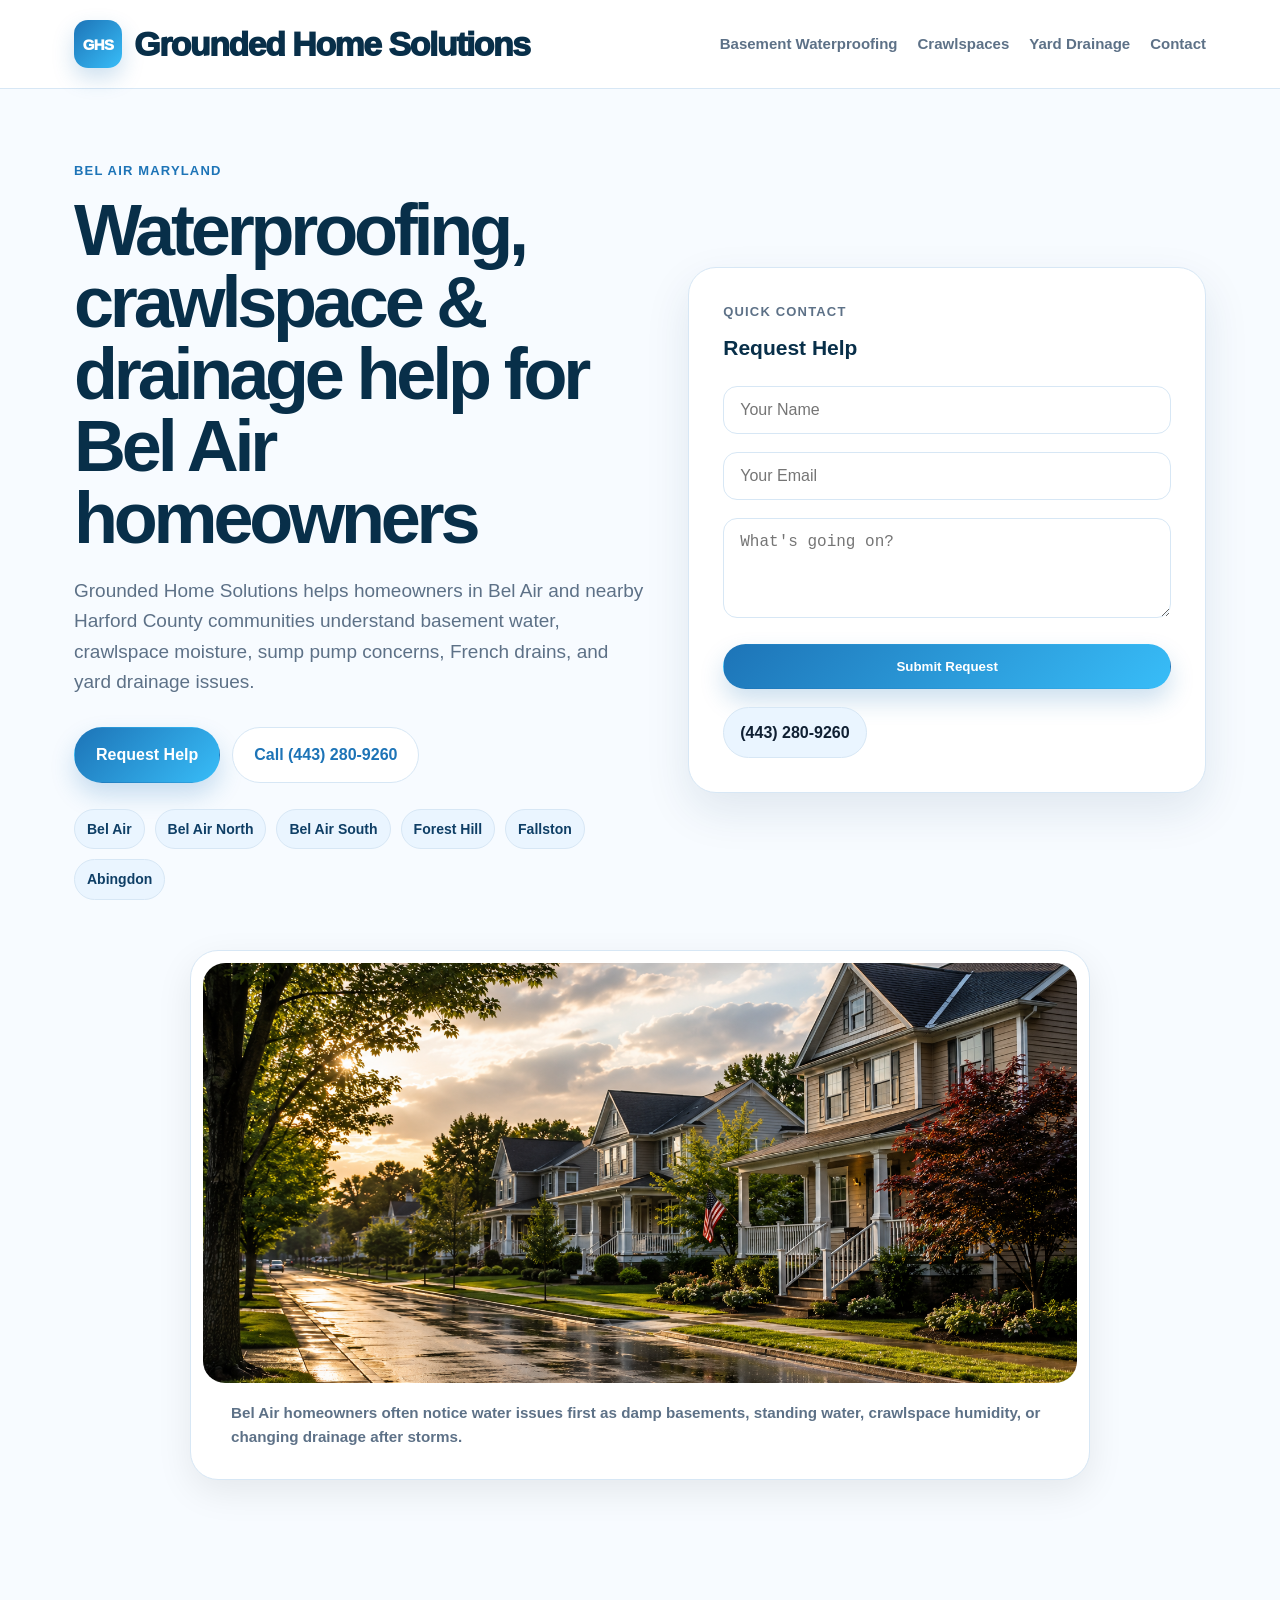
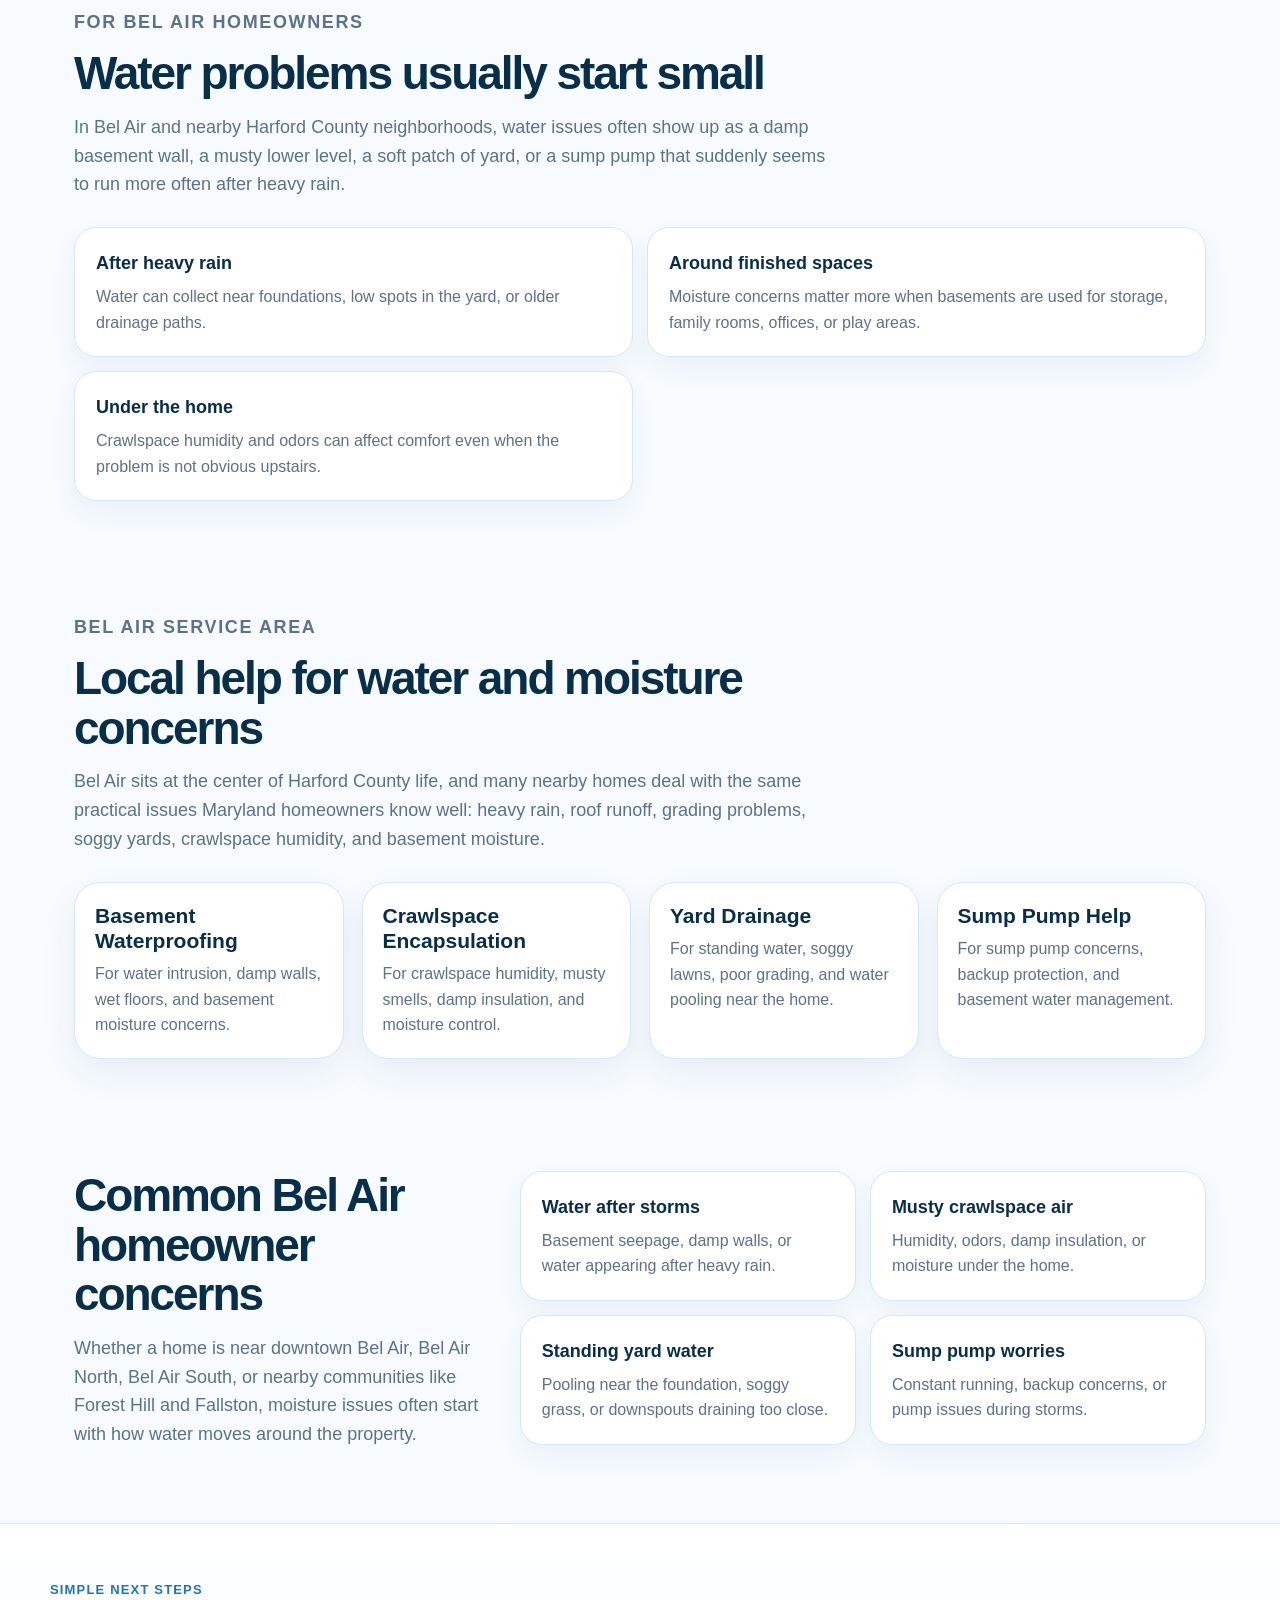
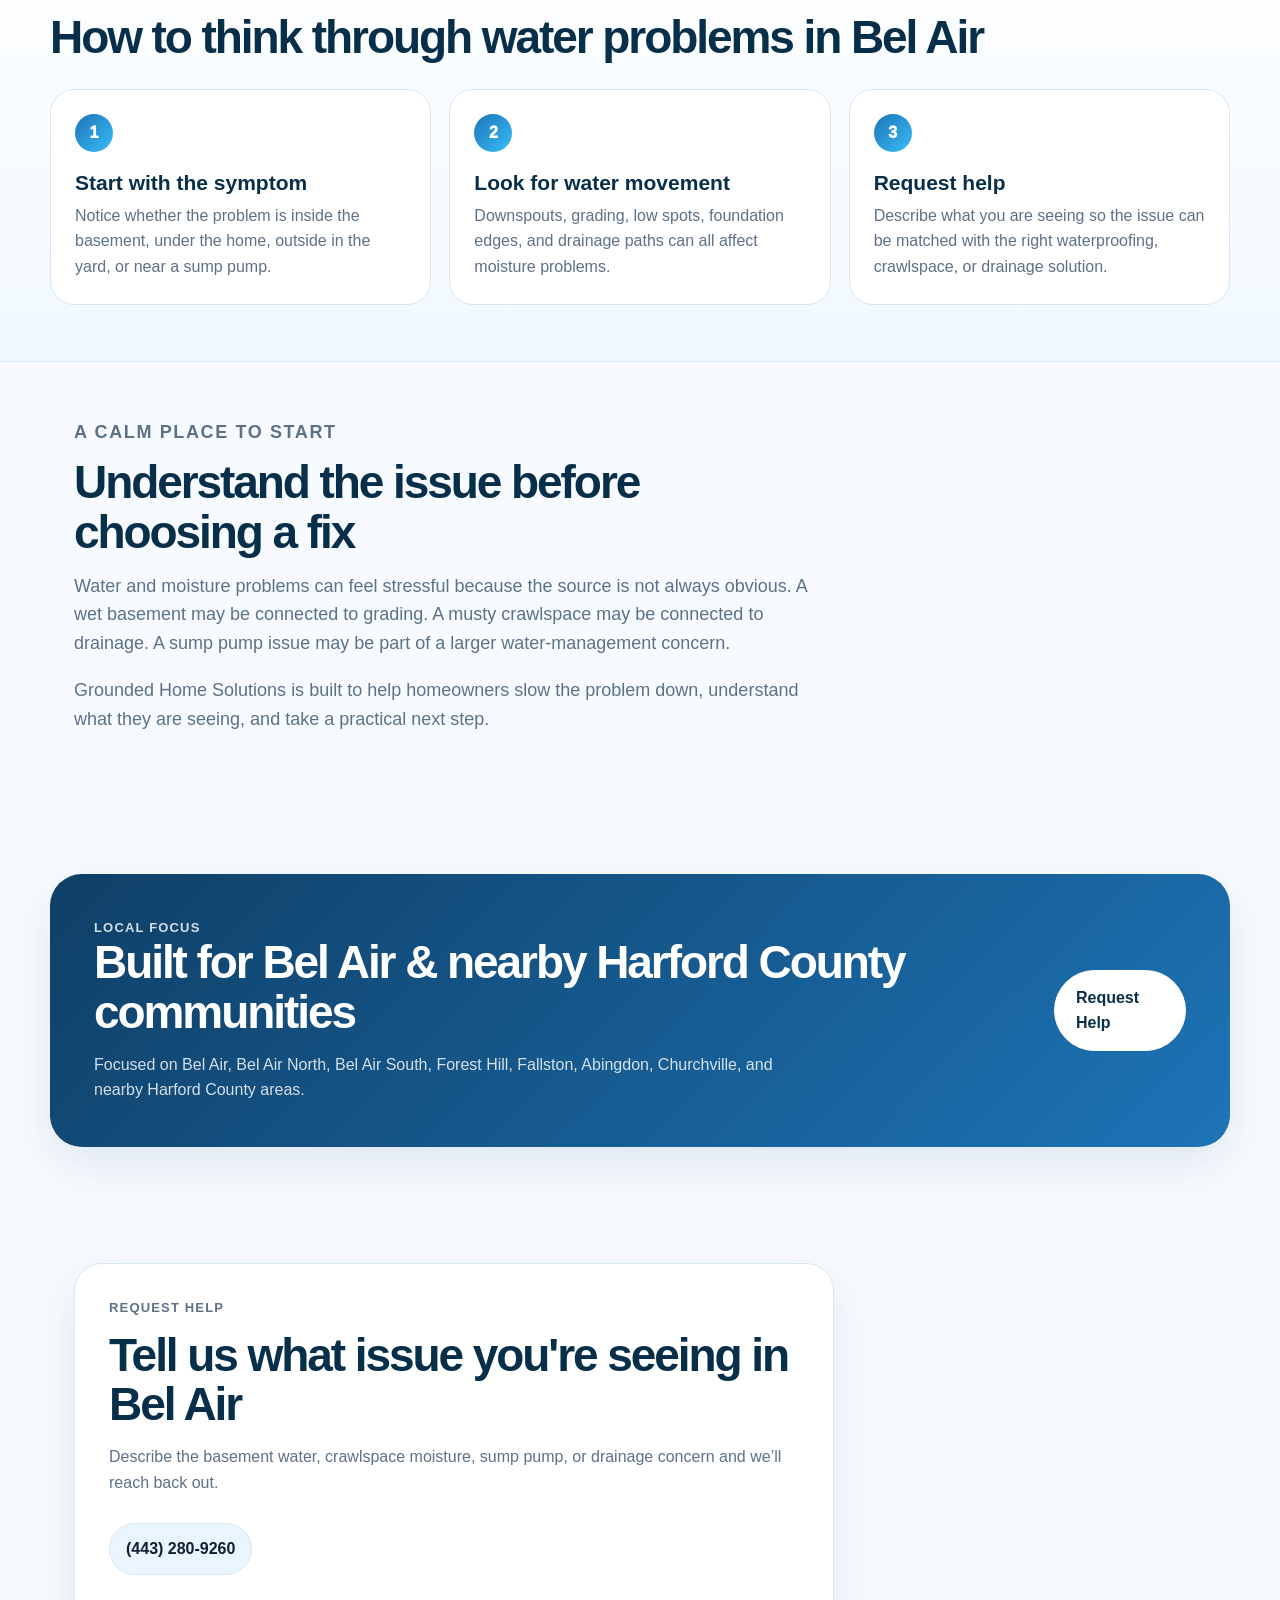
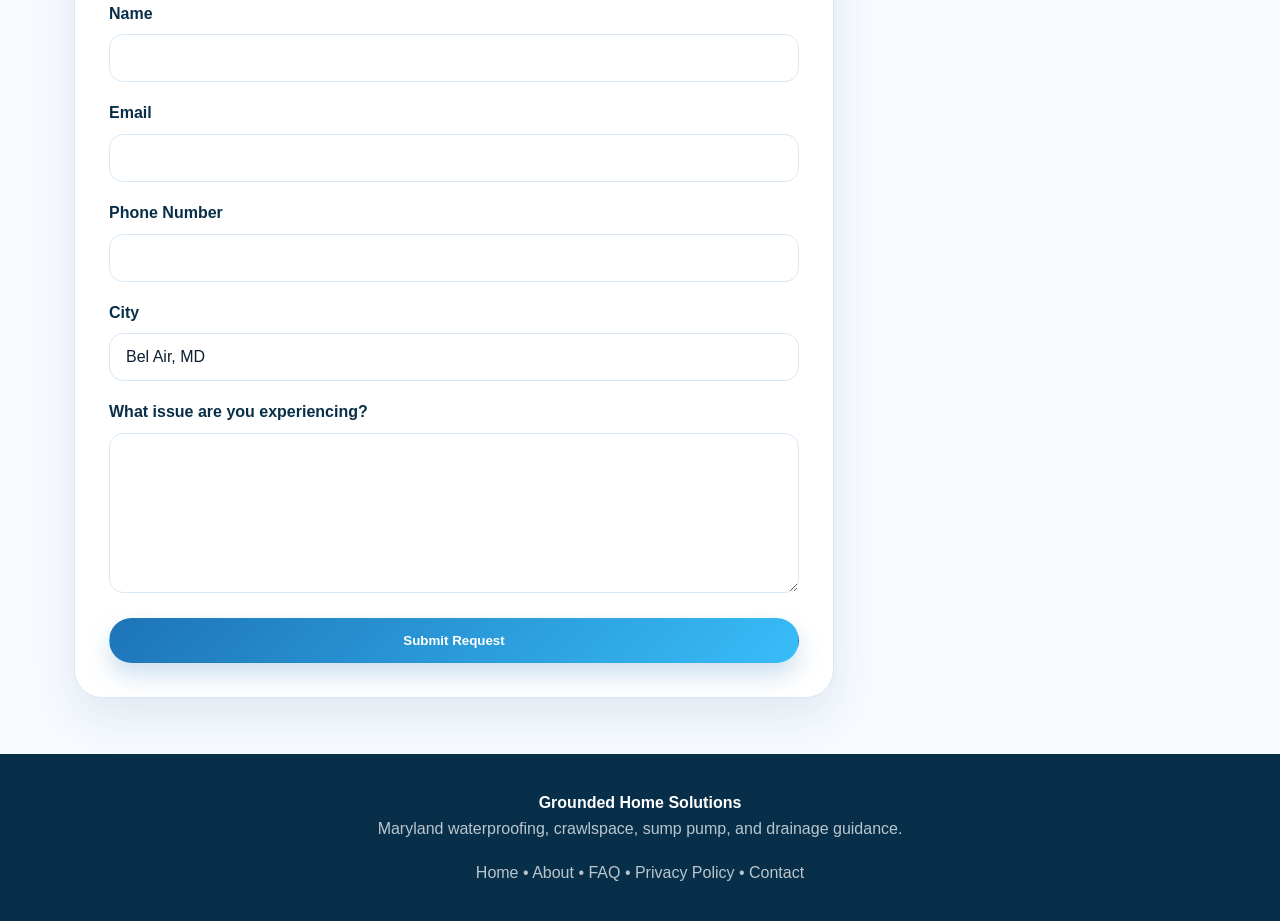
<file: bel-air-md.html>
<!DOCTYPE html>
<html lang="en">
<head>
  <meta charset="UTF-8">
  <meta name="viewport" content="width=device-width, initial-scale=1.0">
<link rel="icon" type="image/x-icon" href="/assets/css/assets/images/favicon.ico">
<link rel="icon" type="image/png" sizes="16x16" href="/assets/css/assets/images/favicon-16x16.png">
<link rel="icon" type="image/png" sizes="32x32" href="/assets/css/assets/images/favicon-32x32.png">
<link rel="apple-touch-icon" sizes="180x180" href="/assets/css/assets/images/apple-touch-icon.png">
<link rel="manifest" href="/assets/css/assets/images/site.webmanifest">
<meta name="theme-color" content="#0084d6">
  <title>Basement Waterproofing, Crawlspace & Drainage Help in Bel Air MD | Grounded Home Solutions</title>
  <meta name="description" content="Grounded Home Solutions helps Bel Air MD homeowners understand basement waterproofing, crawlspace moisture, sump pumps, French drains, and yard drainage concerns.">

  <meta property="og:title" content="Grounded Home Solutions | Bel Air MD">
  <meta property="og:description" content="Waterproofing, crawlspace, sump pump, French drain, and yard drainage guidance for Bel Air MD homeowners.">
  <meta property="og:type" content="website">
  <meta property="og:url" content="https://www.groundedhomesolutions.com/bel-air-md.html">
  <meta property="og:image" content="https://www.groundedhomesolutions.com/assets/css/assets/images/ghs-preview.png">

  <meta name="twitter:card" content="summary_large_image">

  <link rel="stylesheet" href="/assets/css/style.css">

  <script async src="https://www.googletagmanager.com/gtag/js?id=G-4ZMW0R1TQC"></script>
  <script>
    window.dataLayer=window.dataLayer||[];
    function gtag(){dataLayer.push(arguments);}
    gtag('js',new Date());
    gtag('config','G-4ZMW0R1TQC');
  </script>
</head>

<body>

<header class="site-header">
  <div class="nav-wrap">
    <a class="brand brand-lockup" href="/">
      <span class="logo-mark">GHS</span>
      <span>Grounded Home Solutions</span>
    </a>

    <nav>
      <a href="/services/basement-waterproofing.html">Basement Waterproofing</a>
      <a href="/services/crawlspace-encapsulation.html">Crawlspaces</a>
      <a href="/services/yard-drainage.html">Yard Drainage</a>
      <a href="/contact.html">Contact</a>
    </nav>
  </div>
</header>

<main>

<section class="hero">

  <div class="hero-copy">

    <p class="eyebrow">
      Bel Air Maryland
    </p>

    <h1>
      Waterproofing, crawlspace & drainage help for Bel Air homeowners
    </h1>

    <p class="hero-text">
      Grounded Home Solutions helps homeowners in Bel Air and nearby Harford County communities understand basement water, crawlspace moisture, sump pump concerns, French drains, and yard drainage issues.
    </p>

    <div class="hero-buttons">
      <a class="button" href="#contact">Request Help</a>
      <a class="button secondary" href="tel:4432809260">Call (443) 280-9260</a>
    </div>

    <div class="trust-row">
      <span>Bel Air</span>
      <span>Bel Air North</span>
      <span>Bel Air South</span>
      <span>Forest Hill</span>
      <span>Fallston</span>
      <span>Abingdon</span>
    </div>

  </div>

  <div>
    <div class="contact-card">

      <p class="eyebrow">
        Quick Contact
      </p>

      <h3>
        Request Help
      </h3>

      <form action="https://formspree.io/f/xlgveyzv" method="POST">

        <div>
          <input type="text" name="name" placeholder="Your Name" required>
        </div>

        <div>
          <input type="email" name="email" placeholder="Your Email" required>
        </div>

        <div>
          <textarea name="message" placeholder="What's going on?" required style="min-height:100px;"></textarea>
        </div>

        <button class="button">
          Submit Request
        </button>

      </form>

      <div class="contact-phone" style="margin-top:18px;">
        <a href="tel:4432809260">(443) 280-9260</a>
      </div>

    </div>
  </div>

</section>

    <div
    class="hero-image-card"
    style="
    max-width:900px;
    margin:0 auto 72px auto;
    border-radius:28px;
    overflow:hidden;
    box-shadow:0 12px 36px rgba(0,0,0,.08);
"
>

  <img
    src="/assets/css/assets/images/bel-air-homeowners.png"
    alt="Bel Air Maryland waterproofing crawlspace and drainage help"
    style="
    width:100%;
    max-height:420px;
    object-fit:cover;
    display:block;
    "
    >

    <div
    class="image-note"
    style="
    padding:18px 28px;
    font-size:.95rem;
    "
    >
    Bel Air homeowners often notice water issues first as damp basements, standing water, crawlspace humidity, or changing drainage after storms.
    </div>

</div>

<section class="section">

  <div class="section-heading">

    <p class="eyebrow">
      For Bel Air Homeowners
    </p>

    <h2>
      Water problems usually start small
    </h2>

    <p>
      In Bel Air and nearby Harford County neighborhoods, water issues often show up as a damp basement wall, a musty lower level, a soft patch of yard, or a sump pump that suddenly seems to run more often after heavy rain.
    </p>

  </div>

  <div class="problem-grid">

    <div class="problem-card">
      <strong>
        After heavy rain
      </strong>
      <span>
        Water can collect near foundations, low spots in the yard, or older drainage paths.
      </span>
    </div>

    <div class="problem-card">
      <strong>
        Around finished spaces
      </strong>
      <span>
        Moisture concerns matter more when basements are used for storage, family rooms, offices, or play areas.
      </span>
    </div>

    <div class="problem-card">
      <strong>
        Under the home
      </strong>
      <span>
        Crawlspace humidity and odors can affect comfort even when the problem is not obvious upstairs.
      </span>
    </div>

  </div>

</section>

<section class="section">

  <div class="section-heading">

    <p class="eyebrow">
      Bel Air Service Area
    </p>

    <h2>
      Local help for water and moisture concerns
    </h2>

    <p>
      Bel Air sits at the center of Harford County life, and many nearby homes deal with the same practical issues Maryland homeowners know well: heavy rain, roof runoff, grading problems, soggy yards, crawlspace humidity, and basement moisture.
    </p>

  </div>

  <div class="service-grid">

    <a class="service-card" href="/services/basement-waterproofing.html">
      <div>
        <h3>Basement Waterproofing</h3>
        <p>For water intrusion, damp walls, wet floors, and basement moisture concerns.</p>
      </div>
    </a>

    <a class="service-card" href="/services/crawlspace-encapsulation.html">
      <div>
        <h3>Crawlspace Encapsulation</h3>
        <p>For crawlspace humidity, musty smells, damp insulation, and moisture control.</p>
      </div>
    </a>

    <a class="service-card" href="/services/yard-drainage.html">
      <div>
        <h3>Yard Drainage</h3>
        <p>For standing water, soggy lawns, poor grading, and water pooling near the home.</p>
      </div>
    </a>

    <a class="service-card" href="/services/sump-pump-installation.html">
      <div>
        <h3>Sump Pump Help</h3>
        <p>For sump pump concerns, backup protection, and basement water management.</p>
      </div>
    </a>

  </div>

</section>

<section class="quick-help">

  <div>

    <h2>
      Common Bel Air homeowner concerns
    </h2>

    <p>
      Whether a home is near downtown Bel Air, Bel Air North, Bel Air South, or nearby communities like Forest Hill and Fallston, moisture issues often start with how water moves around the property.
    </p>

  </div>

  <div class="problem-grid">

    <div class="problem-card">
      <strong>Water after storms</strong>
      <span>Basement seepage, damp walls, or water appearing after heavy rain.</span>
    </div>

    <div class="problem-card">
      <strong>Musty crawlspace air</strong>
      <span>Humidity, odors, damp insulation, or moisture under the home.</span>
    </div>

    <div class="problem-card">
      <strong>Standing yard water</strong>
      <span>Pooling near the foundation, soggy grass, or downspouts draining too close.</span>
    </div>

    <div class="problem-card">
      <strong>Sump pump worries</strong>
      <span>Constant running, backup concerns, or pump issues during storms.</span>
    </div>

  </div>

</section>

<section class="how-it-works">

  <p class="eyebrow">
    Simple Next Steps
  </p>

  <h2>
    How to think through water problems in Bel Air
  </h2>

  <div class="steps">

    <div>
      <span>1</span>
      <h3>Start with the symptom</h3>
      <p>Notice whether the problem is inside the basement, under the home, outside in the yard, or near a sump pump.</p>
    </div>

    <div>
      <span>2</span>
      <h3>Look for water movement</h3>
      <p>Downspouts, grading, low spots, foundation edges, and drainage paths can all affect moisture problems.</p>
    </div>

    <div>
      <span>3</span>
      <h3>Request help</h3>
      <p>Describe what you are seeing so the issue can be matched with the right waterproofing, crawlspace, or drainage solution.</p>
    </div>

  </div>

</section>

<section class="section">

  <div class="section-heading">

    <p class="eyebrow">
      A Calm Place To Start
    </p>

    <h2>
      Understand the issue before choosing a fix
    </h2>

    <p>
      Water and moisture problems can feel stressful because the source is not always obvious. A wet basement may be connected to grading. A musty crawlspace may be connected to drainage. A sump pump issue may be part of a larger water-management concern.
    </p>

    <p>
      Grounded Home Solutions is built to help homeowners slow the problem down, understand what they are seeing, and take a practical next step.
    </p>

  </div>

</section>

<section class="local-section">

  <div>

    <p class="eyebrow">
      Local Focus
    </p>

    <h2>
      Built for Bel Air & nearby Harford County communities
    </h2>

    <p>
      Focused on Bel Air, Bel Air North, Bel Air South, Forest Hill, Fallston, Abingdon, Churchville, and nearby Harford County areas.
    </p>

  </div>

  <a class="button light" href="#contact">
    Request Help
  </a>

</section>

<section class="contact-section" id="contact">

  <div class="contact-card">

    <p class="eyebrow">
      Request Help
    </p>

    <h2>
      Tell us what issue you're seeing in Bel Air
    </h2>

    <p>
      Describe the basement water, crawlspace moisture, sump pump, or drainage concern and we’ll reach back out.
    </p>

    <div class="contact-phone">
      <a href="tel:4432809260">(443) 280-9260</a>
    </div>

    <form action="https://formspree.io/f/xlgveyzv" method="POST">

      <div>
        <label>Name</label>
        <input type="text" name="name" required>
      </div>

      <div>
        <label>Email</label>
        <input type="email" name="email" required>
      </div>

      <div>
        <label>Phone Number</label>
        <input type="tel" name="phone">
      </div>

      <div>
        <label>City</label>
        <input type="text" name="city" value="Bel Air, MD">
      </div>

      <div>
        <label>What issue are you experiencing?</label>
        <textarea name="message" required></textarea>
      </div>

      <button class="button">
        Submit Request
      </button>

    </form>

  </div>

</section>

</main>

<footer>

<strong>
Grounded Home Solutions
</strong>

<p>
Maryland waterproofing, crawlspace, sump pump, and drainage guidance.
</p>

<p style="margin-top:18px;">

<a href="/">
Home
</a>

•

<a href="/about.html">
About
</a>

•

<a href="/faq.html">
FAQ
</a>

•

<a href="/privacy-policy.html">
Privacy Policy
</a>

•

<a href="/contact.html">
Contact
</a>

</p>

</footer>

</body>
</html>
</file>
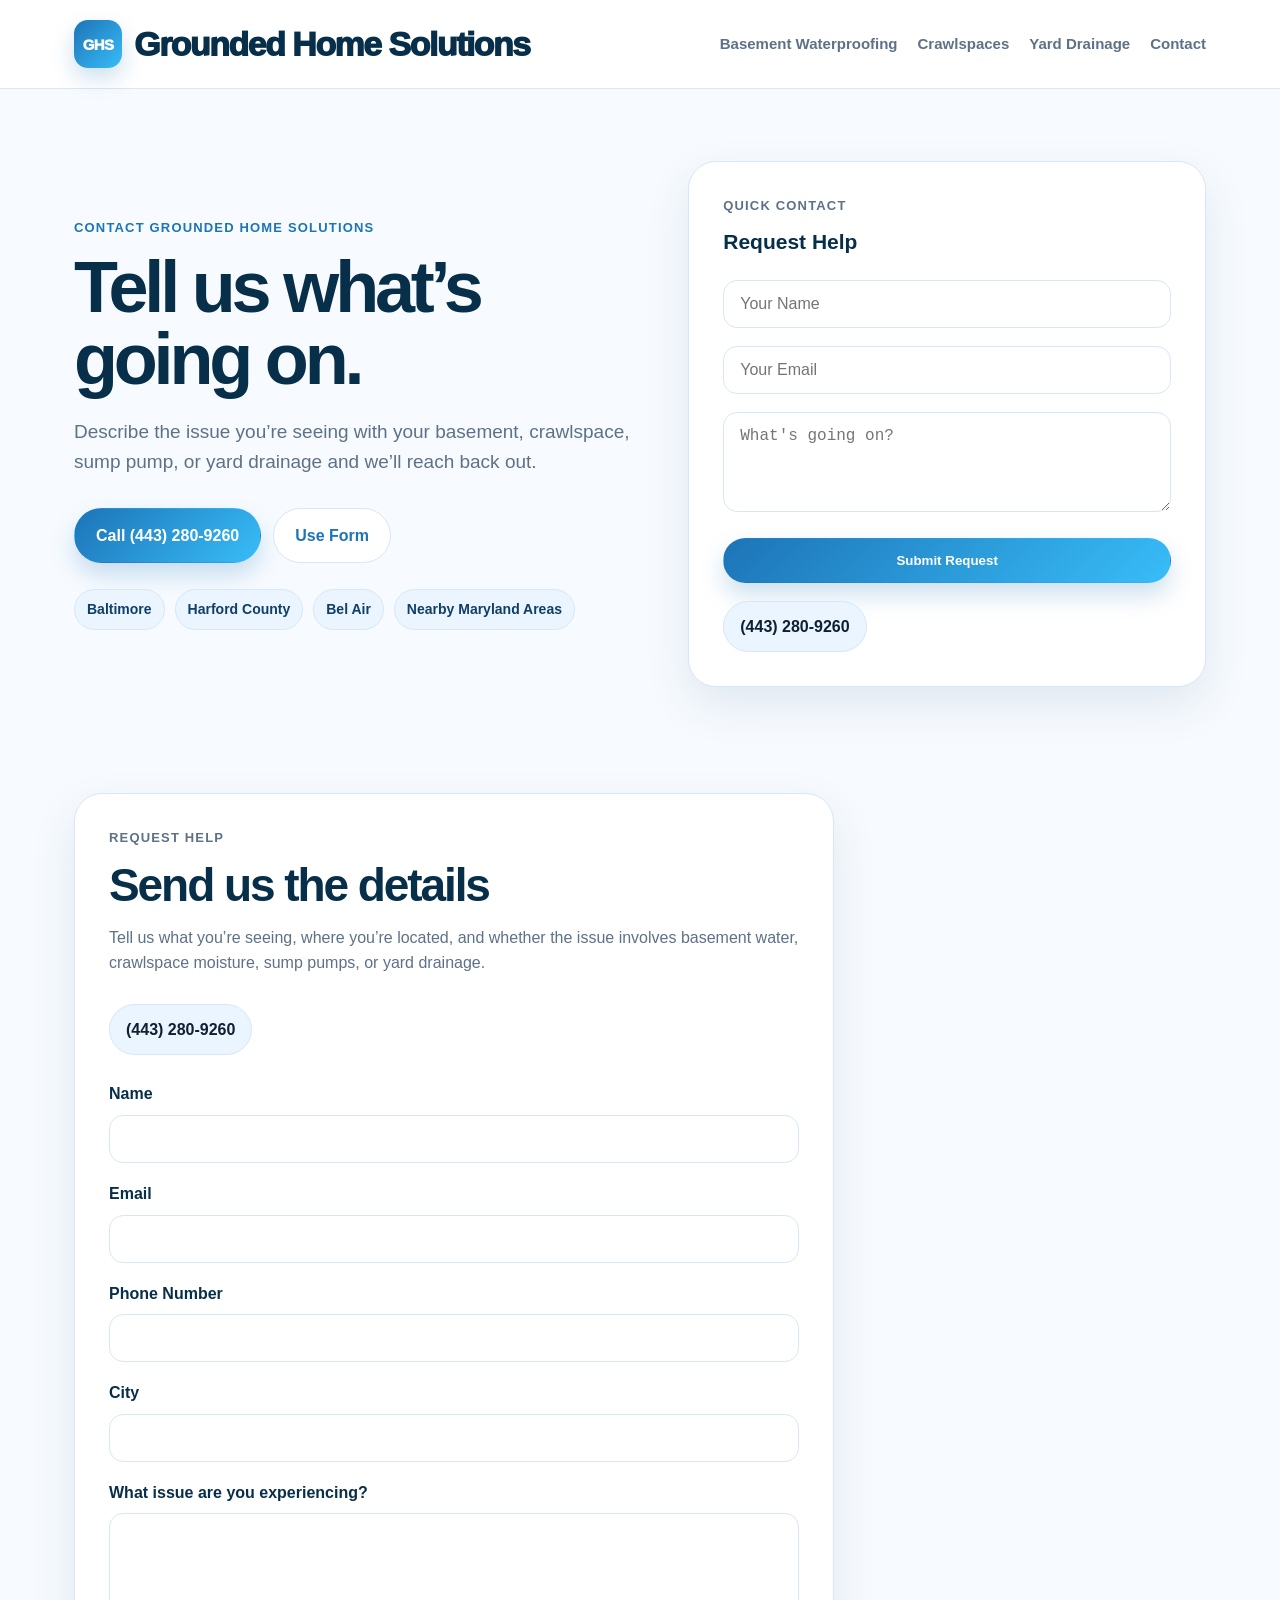
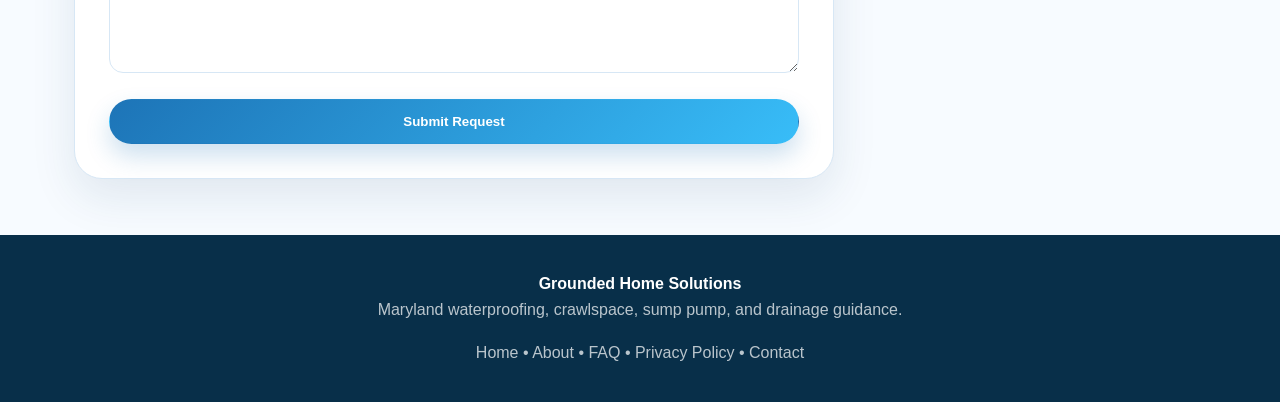
<file: contact.html>
<!DOCTYPE html>
<html lang="en">
<head>
  <meta charset="UTF-8">
  <meta name="viewport" content="width=device-width, initial-scale=1.0">
<link rel="icon" type="image/x-icon" href="/assets/css/assets/images/favicon.ico">
<link rel="icon" type="image/png" sizes="16x16" href="/assets/css/assets/images/favicon-16x16.png">
<link rel="icon" type="image/png" sizes="32x32" href="/assets/css/assets/images/favicon-32x32.png">
<link rel="apple-touch-icon" sizes="180x180" href="/assets/css/assets/images/apple-touch-icon.png">
<link rel="manifest" href="/assets/css/assets/images/site.webmanifest">
<meta name="theme-color" content="#0084d6">
  <title>Contact Grounded Home Solutions</title>
  <meta name="description" content="Contact Grounded Home Solutions for Maryland waterproofing, crawlspace, sump pump, yard drainage, and moisture concerns.">

  <link rel="stylesheet" href="/assets/css/style.css">

  <script async src="https://www.googletagmanager.com/gtag/js?id=G-4ZMW0R1TQC"></script>
  <script>
    window.dataLayer = window.dataLayer || [];
    function gtag(){dataLayer.push(arguments);}
    gtag('js', new Date());
    gtag('config', 'G-4ZMW0R1TQC');
  </script>
</head>

<body>

<header class="site-header">
  <div class="nav-wrap">
    <a class="brand brand-lockup" href="/">
      <span class="logo-mark">GHS</span>
      <span>Grounded Home Solutions</span>
    </a>

    <nav>
      <a href="/services/basement-waterproofing.html">Basement Waterproofing</a>
      <a href="/services/crawlspace-encapsulation.html">Crawlspaces</a>
      <a href="/services/yard-drainage.html">Yard Drainage</a>
      <a href="/contact.html">Contact</a>
    </nav>
  </div>
</header>

<main>

<section class="hero">
  <div class="hero-copy">
    <p class="eyebrow">Contact Grounded Home Solutions</p>
    <h1>Tell us what’s going on.</h1>

    <p class="hero-text">
      Describe the issue you’re seeing with your basement, crawlspace, sump pump, or yard drainage and we’ll reach back out.
    </p>

    <div class="hero-buttons">
      <a class="button" href="tel:4432809260">Call (443) 280-9260</a>
      <a class="button secondary" href="#contact">Use Form</a>
    </div>

    <div class="trust-row">
      <span>Baltimore</span>
      <span>Harford County</span>
      <span>Bel Air</span>
      <span>Nearby Maryland Areas</span>
    </div>
  </div>

  <div class="contact-card">
    <p class="eyebrow">Quick Contact</p>
    <h3>Request Help</h3>

    <form action="https://formspree.io/f/xlgveyzv" method="POST">
      <div>
        <input type="text" name="name" placeholder="Your Name" required>
      </div>

      <div>
        <input type="email" name="email" placeholder="Your Email" required>
      </div>

      <div>
        <textarea name="message" placeholder="What's going on?" required style="min-height:100px;"></textarea>
      </div>

      <button class="button" type="submit">Submit Request</button>
    </form>

    <div class="contact-phone" style="margin-top:18px;">
      <a href="tel:4432809260">(443) 280-9260</a>
    </div>
  </div>
</section>

<section class="contact-section" id="contact">
  <div class="contact-card">
    <p class="eyebrow">Request Help</p>

    <h2>Send us the details</h2>

    <p>
      Tell us what you’re seeing, where you’re located, and whether the issue involves basement water, crawlspace moisture, sump pumps, or yard drainage.
    </p>

    <div class="contact-phone">
      <a href="tel:4432809260">(443) 280-9260</a>
    </div>

    <form action="https://formspree.io/f/xlgveyzv" method="POST">
      <div>
        <label>Name</label>
        <input type="text" name="name" required>
      </div>

      <div>
        <label>Email</label>
        <input type="email" name="email" required>
      </div>

      <div>
        <label>Phone Number</label>
        <input type="tel" name="phone">
      </div>

      <div>
        <label>City</label>
        <input type="text" name="city">
      </div>

      <div>
        <label>What issue are you experiencing?</label>
        <textarea name="message" required></textarea>
      </div>

      <button class="button" type="submit">Submit Request</button>
    </form>
  </div>
</section>

</main>

<footer>

<strong>
Grounded Home Solutions
</strong>

<p>
Maryland waterproofing, crawlspace, sump pump, and drainage guidance.
</p>

<p style="margin-top:18px;">

<a href="/">
Home
</a>

•

<a href="/about.html">
About
</a>

•

<a href="/faq.html">
FAQ
</a>

•

<a href="/privacy-policy.html">
Privacy Policy
</a>

•

<a href="/contact.html">
Contact
</a>

</p>

</footer>

</body>
</html>
</file>
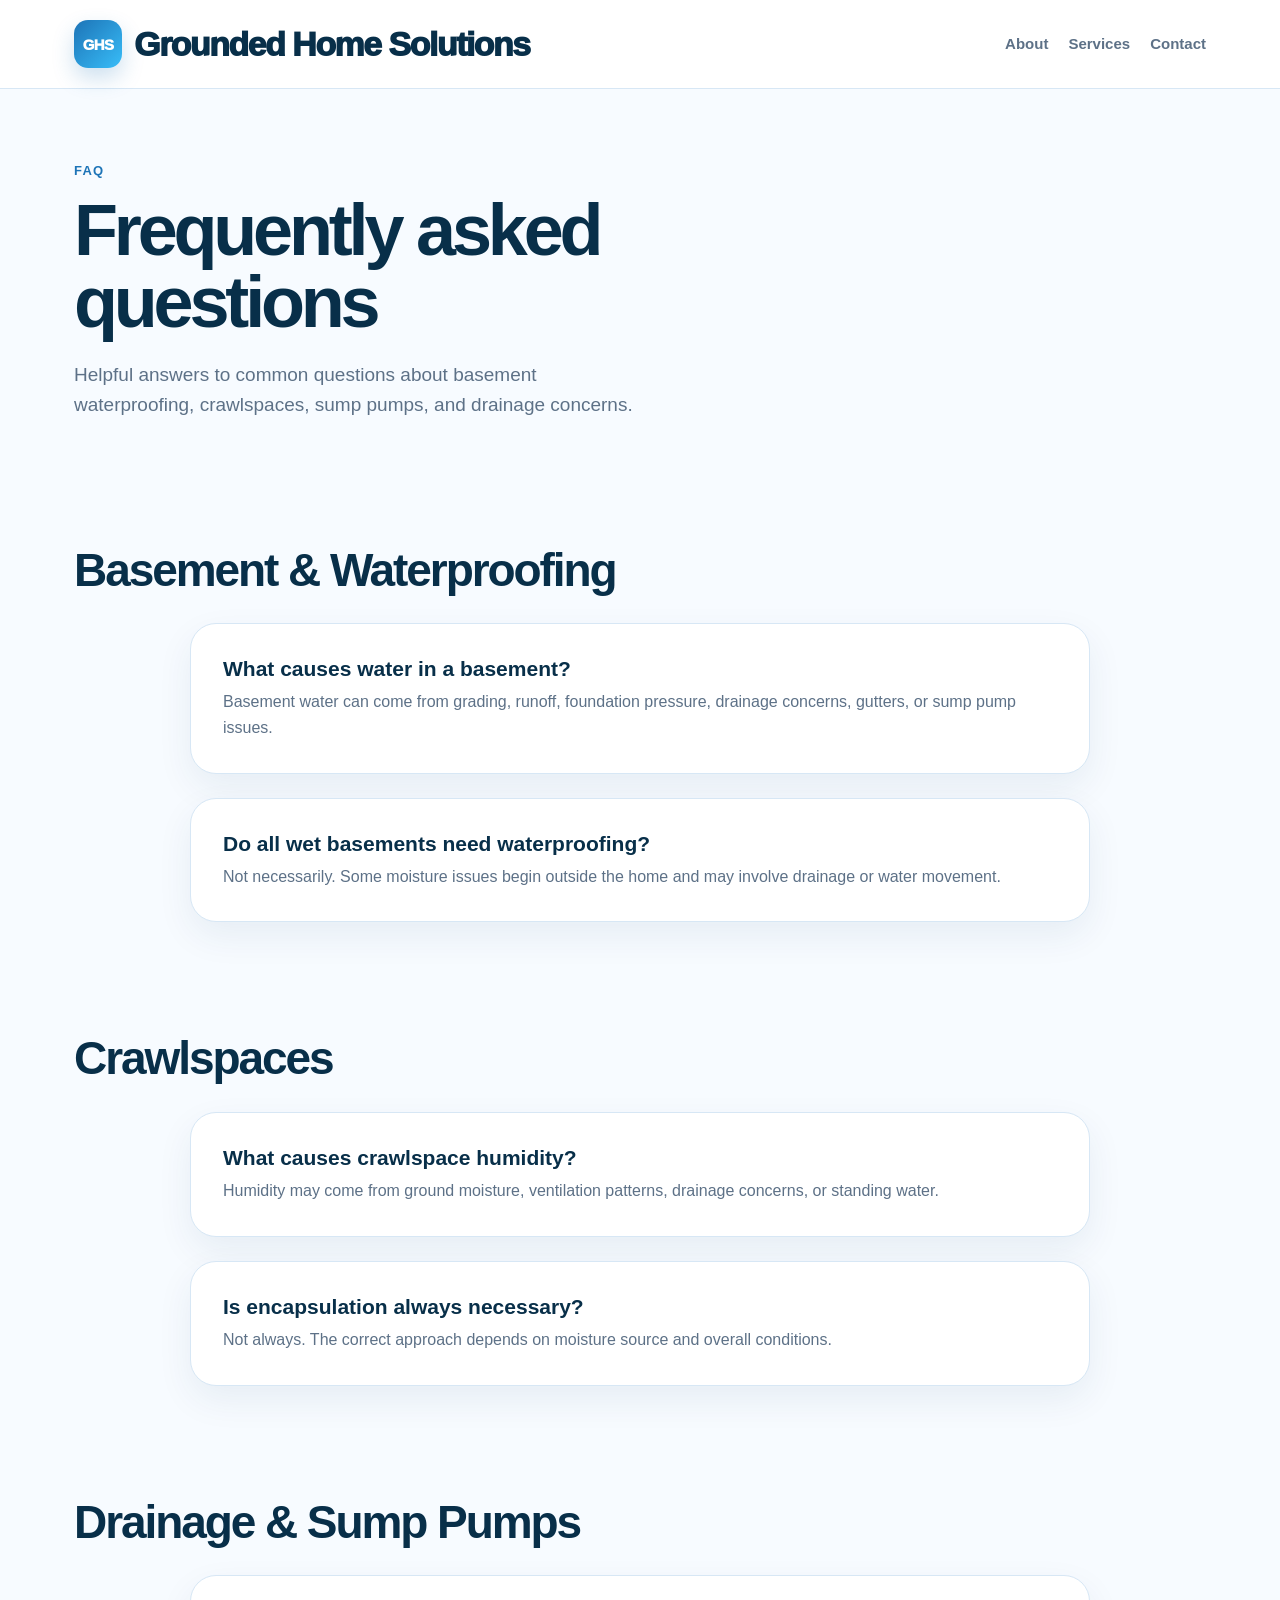
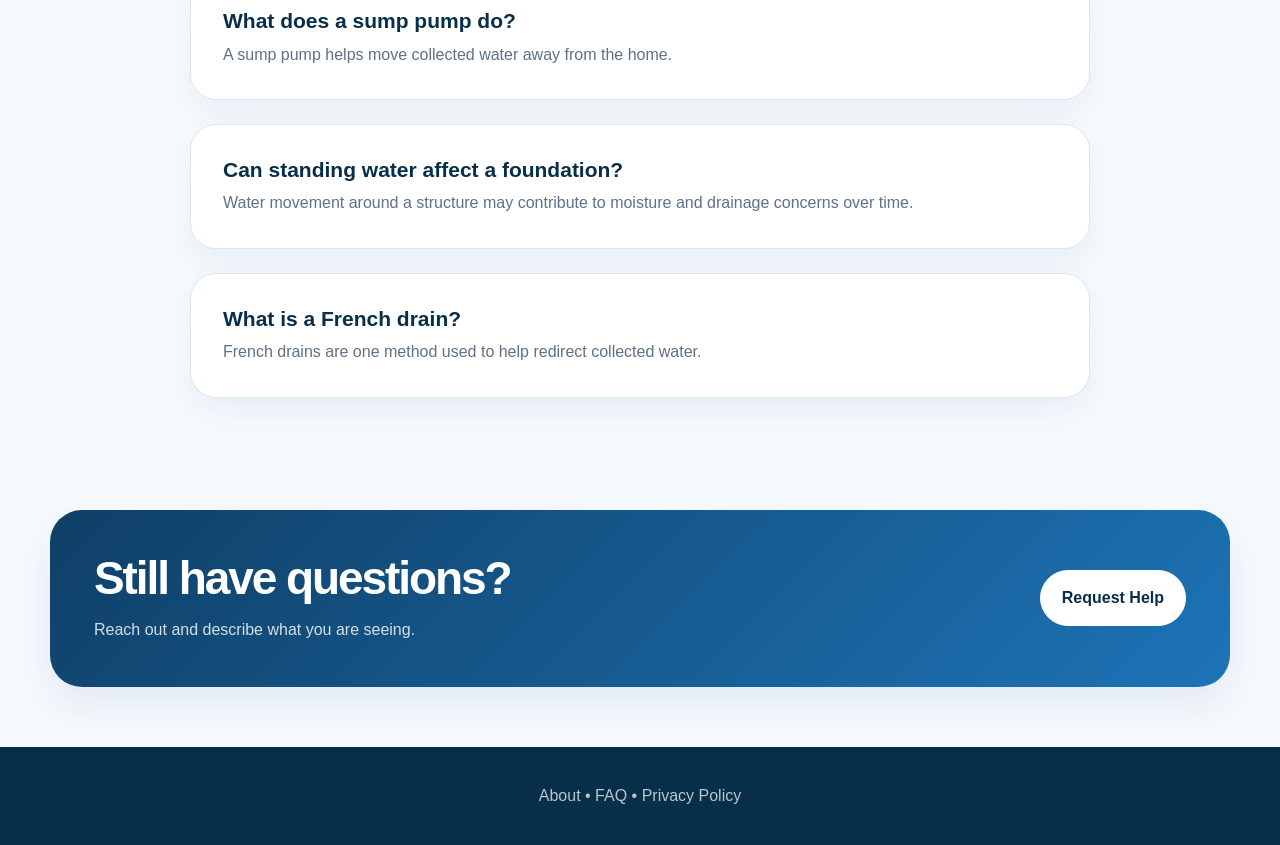
<file: faq.html>
<!DOCTYPE html>
<html lang="en">
<head>

<meta charset="UTF-8">
<meta name="viewport" content="width=device-width, initial-scale=1.0">
<link rel="icon" type="image/x-icon" href="/assets/css/assets/images/favicon.ico">
<link rel="icon" type="image/png" sizes="16x16" href="/assets/css/assets/images/favicon-16x16.png">
<link rel="icon" type="image/png" sizes="32x32" href="/assets/css/assets/images/favicon-32x32.png">
<link rel="apple-touch-icon" sizes="180x180" href="/assets/css/assets/images/apple-touch-icon.png">
<link rel="manifest" href="/assets/css/assets/images/site.webmanifest">
<meta name="theme-color" content="#0084d6">
<title>FAQ | Grounded Home Solutions</title>

<meta name="description" content="Frequently asked questions about basement waterproofing, crawlspace moisture, sump pumps, and yard drainage in Maryland.">

<link rel="stylesheet" href="/assets/css/style.css">

</head>

<body>

<header class="site-header">

<div class="nav-wrap">

<a class="brand brand-lockup" href="/">

<span class="logo-mark">
GHS
</span>

<span>
Grounded Home Solutions
</span>

</a>

<nav>

<a href="/about.html">
About
</a>

<a href="/services/basement-waterproofing.html">
Services
</a>

<a href="/contact.html">
Contact
</a>

</nav>

</div>

</header>

<main>

<section class="hero">

<div class="hero-copy">

<p class="eyebrow">
FAQ
</p>

<h1>
Frequently asked questions
</h1>

<p class="hero-text">

Helpful answers to common questions about basement waterproofing, crawlspaces, sump pumps, and drainage concerns.

</p>

</div>

</section>

<section class="section">

<div class="section-heading">

<h2>
Basement & Waterproofing
</h2>

</div>

<div
class="service-grid"
style="
grid-template-columns:1fr;
max-width:900px;
margin:0 auto;
gap:24px;
"
>

<div
class="service-card"
style="
padding:32px;
height:auto;
"
>

<h3>
What causes water in a basement?
</h3>

<p>
Basement water can come from grading, runoff, foundation pressure, drainage concerns, gutters, or sump pump issues.
</p>

</div>

<div
class="service-card"
style="
padding:32px;
height:auto;
"
>

<h3>
Do all wet basements need waterproofing?
</h3>

<p>
Not necessarily. Some moisture issues begin outside the home and may involve drainage or water movement.
</p>

</div>

</div>

</section>

<section class="section">

<div class="section-heading">

<h2>
Crawlspaces
</h2>

</div>

<div
class="service-grid"
style="
grid-template-columns:1fr;
max-width:900px;
margin:0 auto;
gap:24px;
"
>

<div
class="service-card"
style="
padding:32px;
height:auto;
"
>

<h3>
What causes crawlspace humidity?
</h3>

<p>
Humidity may come from ground moisture, ventilation patterns, drainage concerns, or standing water.
</p>

</div>

<div
class="service-card"
style="
padding:32px;
height:auto;
"
>

<h3>
Is encapsulation always necessary?
</h3>

<p>
Not always. The correct approach depends on moisture source and overall conditions.
</p>

</div>

</div>

</section>

<section class="section">

<div class="section-heading">

<h2>
Drainage & Sump Pumps
</h2>

</div>

<div
class="service-grid"
style="
grid-template-columns:1fr;
max-width:900px;
margin:0 auto;
gap:24px;
"
>

<div
class="service-card"
style="
padding:32px;
height:auto;
"
>

<h3>
What does a sump pump do?
</h3>

<p>
A sump pump helps move collected water away from the home.
</p>

</div>

<div
class="service-card"
style="
padding:32px;
height:auto;
"
>

<h3>
Can standing water affect a foundation?
</h3>

<p>
Water movement around a structure may contribute to moisture and drainage concerns over time.
</p>

</div>

<div
class="service-card"
style="
padding:32px;
height:auto;
"
>

<h3>
What is a French drain?
</h3>

<p>
French drains are one method used to help redirect collected water.
</p>

</div>

</div>

</section>

<section class="local-section">

<div>

<h2>
Still have questions?
</h2>

<p>

Reach out and describe what you are seeing.

</p>

</div>

<a class="button light" href="/contact.html">
Request Help
</a>

</section>

</main>

<footer>

<p>

<a href="/about.html">About</a> •

<a href="/faq.html">FAQ</a> •

<a href="/privacy-policy.html">Privacy Policy</a>

</p>

</footer>

</body>

</html>
</file>
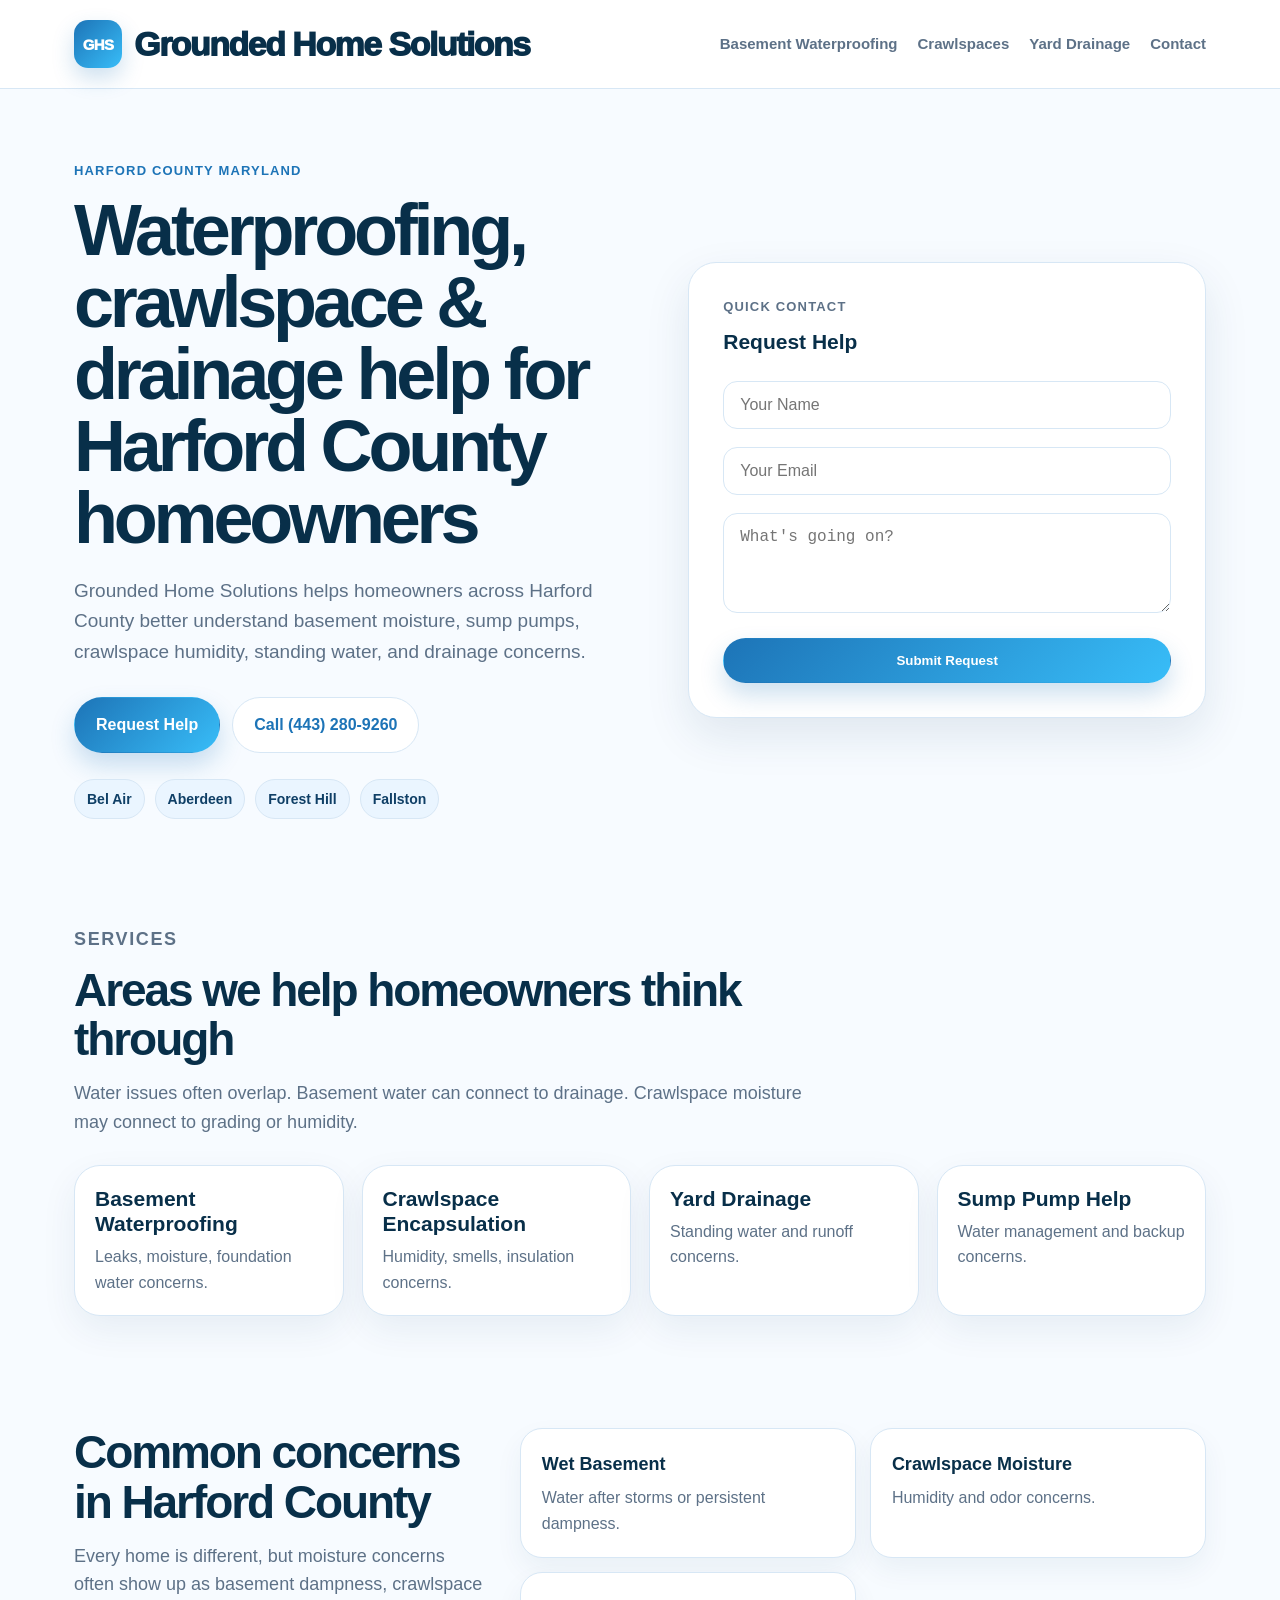
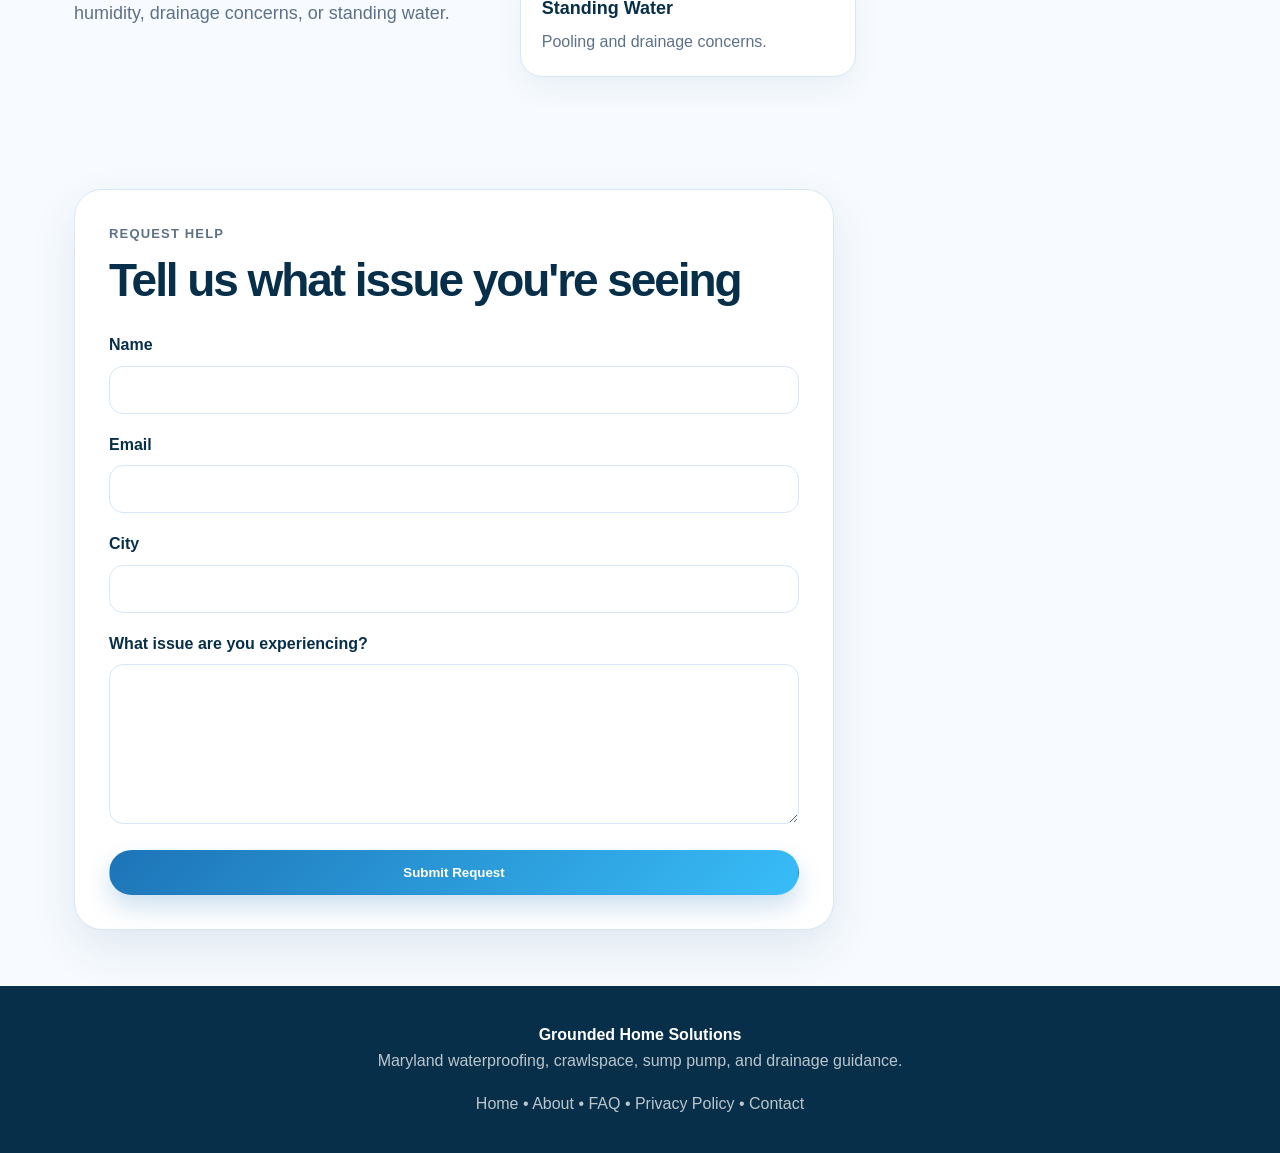
<file: harford-county-md.html>
<!DOCTYPE html>
<html lang="en">
<head>
<meta charset="UTF-8">
<meta name="viewport" content="width=device-width, initial-scale=1.0">
<link rel="icon" type="image/x-icon" href="/assets/css/assets/images/favicon.ico">
<link rel="icon" type="image/png" sizes="16x16" href="/assets/css/assets/images/favicon-16x16.png">
<link rel="icon" type="image/png" sizes="32x32" href="/assets/css/assets/images/favicon-32x32.png">
<link rel="apple-touch-icon" sizes="180x180" href="/assets/css/assets/images/apple-touch-icon.png">
<link rel="manifest" href="/assets/css/assets/images/site.webmanifest">
<meta name="theme-color" content="#0084d6">
<title>Basement Waterproofing, Crawlspace & Drainage Help in Harford County MD | Grounded Home Solutions</title>

<meta name="description" content="Grounded Home Solutions helps Harford County homeowners understand basement waterproofing, crawlspace moisture, sump pumps, and yard drainage concerns.">

<meta property="og:title" content="Grounded Home Solutions | Harford County MD">

<meta property="og:description" content="Waterproofing, crawlspace, sump pump, and drainage guidance for Harford County homeowners.">

<meta property="og:type" content="website">

<meta property="og:url" content="https://www.groundedhomesolutions.com/harford-county-md.html">

<meta property="og:image" content="https://www.groundedhomesolutions.com/assets/css/assets/images/ghs-preview.png">

<meta name="twitter:card" content="summary_large_image">

<link rel="stylesheet" href="/assets/css/style.css">

<script async src="https://www.googletagmanager.com/gtag/js?id=G-4ZMW0R1TQC"></script>

<script>
window.dataLayer=window.dataLayer||[];
function gtag(){dataLayer.push(arguments);}
gtag('js',new Date());
gtag('config','G-4ZMW0R1TQC');
</script>

</head>

<body>

<header class="site-header">

<div class="nav-wrap">

<a class="brand brand-lockup" href="/">

<span class="logo-mark">
GHS
</span>

<span>
Grounded Home Solutions
</span>

</a>

<nav>

<a href="/services/basement-waterproofing.html">
Basement Waterproofing
</a>

<a href="/services/crawlspace-encapsulation.html">
Crawlspaces
</a>

<a href="/services/yard-drainage.html">
Yard Drainage
</a>

<a href="/contact.html">
Contact
</a>

</nav>

</div>

</header>

<main>

<section class="hero">

<div class="hero-copy">

<p class="eyebrow">
Harford County Maryland
</p>

<h1>
Waterproofing, crawlspace & drainage help for Harford County homeowners
</h1>

<p class="hero-text">

Grounded Home Solutions helps homeowners across Harford County better understand basement moisture, sump pumps, crawlspace humidity, standing water, and drainage concerns.

</p>

<div class="hero-buttons">

<a class="button" href="#contact">
Request Help
</a>

<a class="button secondary" href="tel:4432809260">
Call (443) 280-9260
</a>

</div>

<div class="trust-row">

<span>Bel Air</span>

<span>Aberdeen</span>

<span>Forest Hill</span>

<span>Fallston</span>

</div>

</div>

<div>

<div class="contact-card">

<p class="eyebrow">
Quick Contact
</p>

<h3>
Request Help
</h3>

<form action="https://formspree.io/f/xlgveyzv" method="POST">

<div>
<input type="text" name="name" placeholder="Your Name" required>
</div>

<div>
<input type="email" name="email" placeholder="Your Email" required>
</div>

<div>
<textarea name="message" placeholder="What's going on?" required style="min-height:100px;"></textarea>
</div>

<button class="button">
Submit Request
</button>

</form>

</div>

</div>

</section>

<section class="section">

<div class="section-heading">

<p class="eyebrow">
Services
</p>

<h2>
Areas we help homeowners think through
</h2>

<p>

Water issues often overlap. Basement water can connect to drainage. Crawlspace moisture may connect to grading or humidity.

</p>

</div>

<div class="service-grid">

<a class="service-card" href="/services/basement-waterproofing.html">

<div>

<h3>
Basement Waterproofing
</h3>

<p>
Leaks, moisture, foundation water concerns.
</p>

</div>

</a>

<a class="service-card" href="/services/crawlspace-encapsulation.html">

<div>

<h3>
Crawlspace Encapsulation
</h3>

<p>
Humidity, smells, insulation concerns.
</p>

</div>

</a>

<a class="service-card" href="/services/yard-drainage.html">

<div>

<h3>
Yard Drainage
</h3>

<p>
Standing water and runoff concerns.
</p>

</div>

</a>

<a class="service-card" href="/services/sump-pump-installation.html">

<div>

<h3>
Sump Pump Help
</h3>

<p>
Water management and backup concerns.
</p>

</div>

</a>

</div>

</section>

<section class="quick-help">

<div>

<h2>
Common concerns in Harford County
</h2>

<p>

Every home is different, but moisture concerns often show up as basement dampness, crawlspace humidity, drainage concerns, or standing water.

</p>

</div>

<div class="problem-grid">

<div class="problem-card">

<strong>
Wet Basement
</strong>

<span>
Water after storms or persistent dampness.
</span>

</div>

<div class="problem-card">

<strong>
Crawlspace Moisture
</strong>

<span>
Humidity and odor concerns.
</span>

</div>

<div class="problem-card">

<strong>
Standing Water
</strong>

<span>
Pooling and drainage concerns.
</span>

</div>

</div>

</section>

<section class="contact-section" id="contact">

<div class="contact-card">

<p class="eyebrow">
Request Help
</p>

<h2>
Tell us what issue you're seeing
</h2>

<form action="https://formspree.io/f/xlgveyzv" method="POST">

<div>

<label>
Name
</label>

<input type="text" name="name" required>

</div>

<div>

<label>
Email
</label>

<input type="email" name="email" required>

</div>

<div>

<label>
City
</label>

<input type="text" name="city">

</div>

<div>

<label>
What issue are you experiencing?
</label>

<textarea name="message" required></textarea>

</div>

<button class="button">
Submit Request
</button>

</form>

</div>

</section>

</main>

<footer>

<strong>
Grounded Home Solutions
</strong>

<p>
Maryland waterproofing, crawlspace, sump pump, and drainage guidance.
</p>

<p style="margin-top:18px;">

<a href="/">
Home
</a>

•

<a href="/about.html">
About
</a>

•

<a href="/faq.html">
FAQ
</a>

•

<a href="/privacy-policy.html">
Privacy Policy
</a>

•

<a href="/contact.html">
Contact
</a>

</p>

</footer>

</body>
</html>
</file>
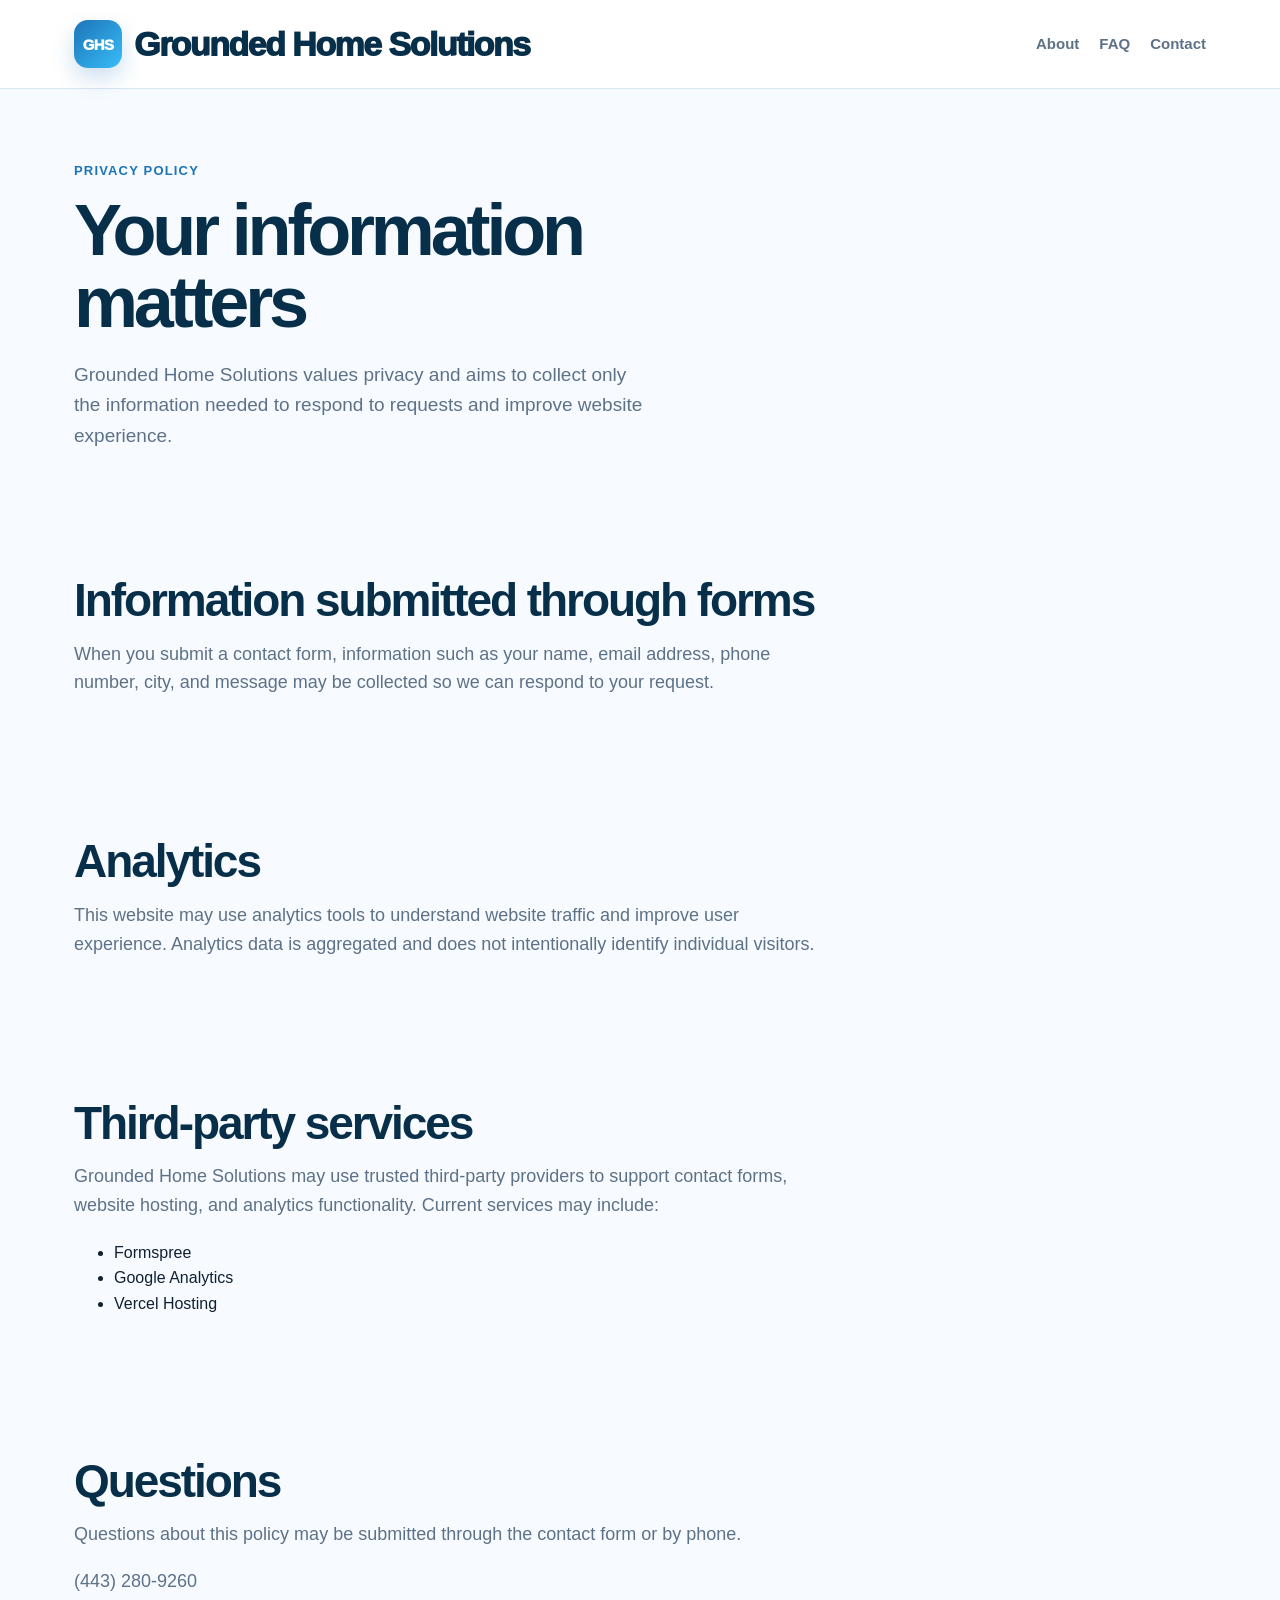
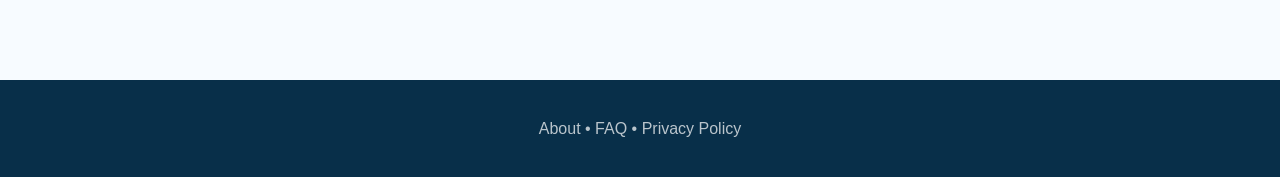
<file: privacy-policy.html>
<!DOCTYPE html>
<html lang="en">
<head>

<meta charset="UTF-8">
<meta name="viewport" content="width=device-width, initial-scale=1.0">

<title>Privacy Policy | Grounded Home Solutions</title>

<meta name="description" content="Privacy policy for Grounded Home Solutions. Learn how contact information and analytics data may be used on this website.">

<link rel="stylesheet" href="/assets/css/style.css">

</head>

<body>

<header class="site-header">

<div class="nav-wrap">

<a class="brand brand-lockup" href="/">

<span class="logo-mark">
GHS
</span>

<span>
Grounded Home Solutions
</span>

</a>

<nav>

<a href="/about.html">
About
</a>

<a href="/faq.html">
FAQ
</a>

<a href="/contact.html">
Contact
</a>

</nav>

</div>

</header>

<main>

<section class="hero">

<div class="hero-copy">

<p class="eyebrow">
Privacy Policy
</p>

<h1>
Your information matters
</h1>

<p class="hero-text">

Grounded Home Solutions values privacy and aims to collect only the information needed to respond to requests and improve website experience.

</p>

</div>

</section>

<section class="section">

<div class="section-heading">

<h2>
Information submitted through forms
</h2>

<p>

When you submit a contact form, information such as your name, email address, phone number, city, and message may be collected so we can respond to your request.

</p>

</div>

</section>

<section class="section">

<div class="section-heading">

<h2>
Analytics
</h2>

<p>

This website may use analytics tools to understand website traffic and improve user experience. Analytics data is aggregated and does not intentionally identify individual visitors.

</p>

</div>

</section>

<section class="section">

<div class="section-heading">

<h2>
Third-party services
</h2>

<p>

Grounded Home Solutions may use trusted third-party providers to support contact forms, website hosting, and analytics functionality.

Current services may include:

</p>

<ul style="margin-top:20px;">

<li>Formspree</li>

<li>Google Analytics</li>

<li>Vercel Hosting</li>

</ul>

</div>

</section>

<section class="section">

<div class="section-heading">

<h2>
Questions
</h2>

<p>

Questions about this policy may be submitted through the contact form or by phone.

</p>

<p>

(443) 280-9260

</p>

</div>

</section>

</main>

<footer>

<p>

<a href="/about.html">About</a> •

<a href="/faq.html">FAQ</a> •

<a href="/privacy-policy.html">Privacy Policy</a>

</p>

</footer>

</body>

</html>
</file>
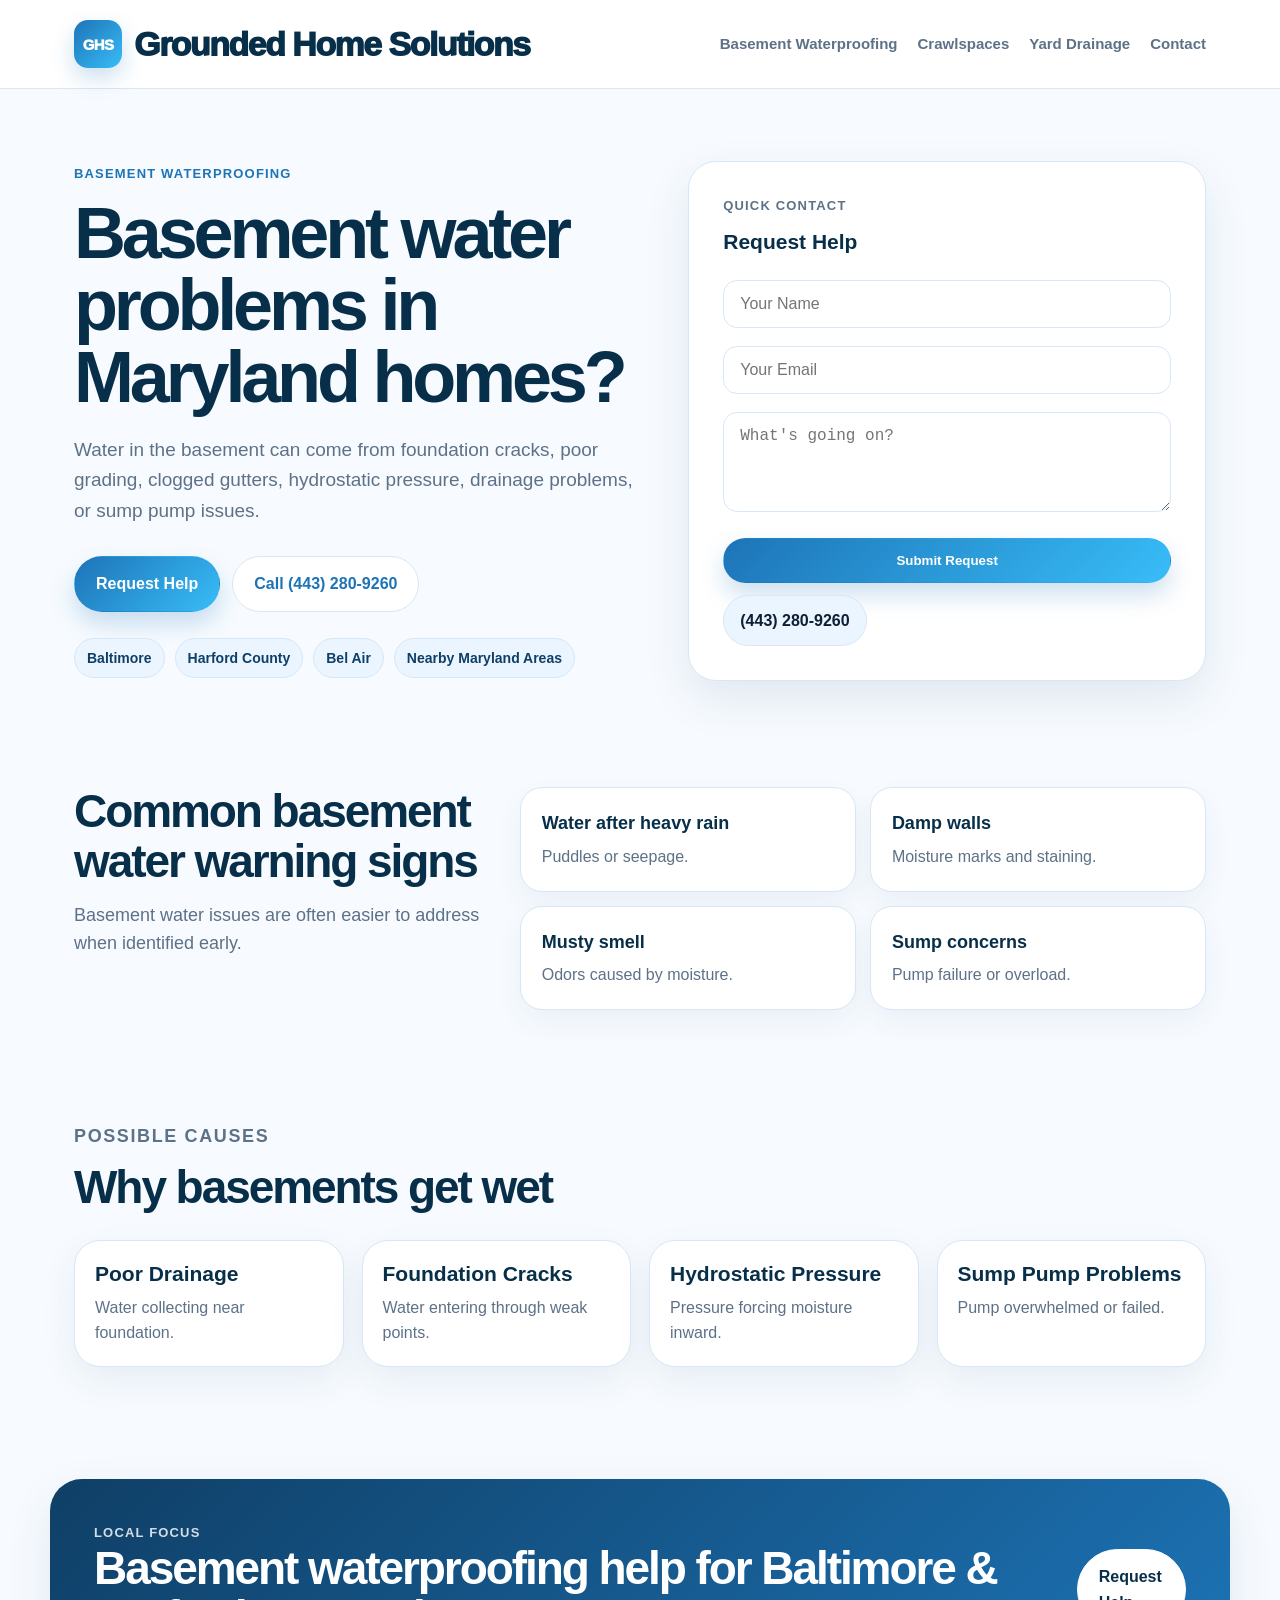
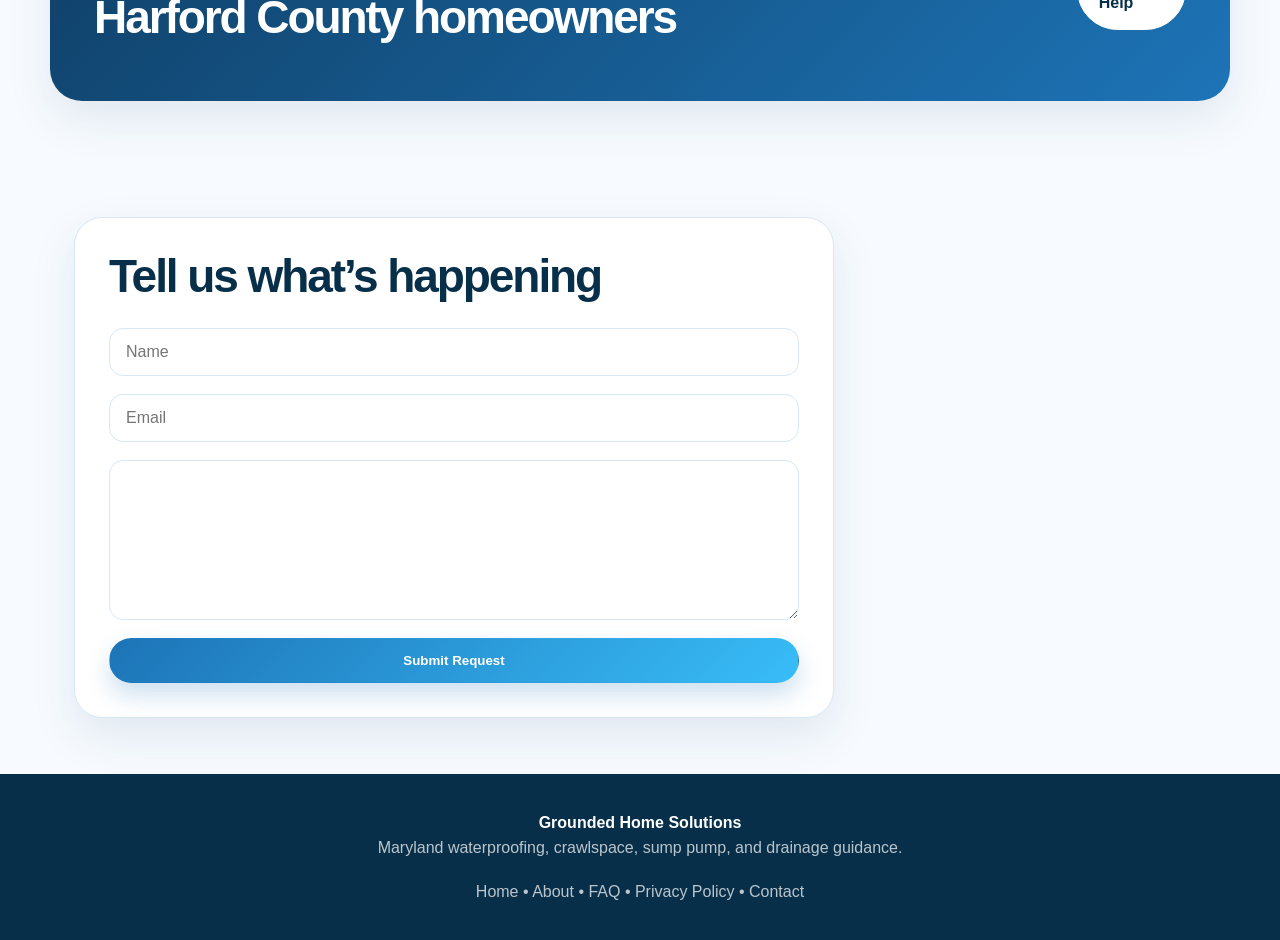
<file: services/basement-waterproofing.html>
<!DOCTYPE html>
<html lang="en">
<head>
<meta charset="UTF-8">
<meta name="viewport" content="width=device-width, initial-scale=1.0">

<title>Basement Waterproofing in Maryland | Grounded Home Solutions</title>

<meta name="description" content="Learn about basement waterproofing help for Maryland homeowners dealing with wet basements, damp walls, leaks, sump pump issues, and water intrusion.">

<link rel="stylesheet" href="/assets/css/style.css">

<!-- Google tag -->
<script async src="https://www.googletagmanager.com/gtag/js?id=G-4ZMW0R1TQC"></script>

<script>
window.dataLayer=window.dataLayer||[];
function gtag(){dataLayer.push(arguments);}
gtag('js',new Date());
gtag('config','G-4ZMW0R1TQC');
</script>

</head>

<body>

<header class="site-header">

<div class="nav-wrap">

<a class="brand brand-lockup" href="/">

<span class="logo-mark">GHS</span>

<span>Grounded Home Solutions</span>

</a>

<nav>

<a href="/services/basement-waterproofing.html">
Basement Waterproofing
</a>

<a href="/services/crawlspace-encapsulation.html">
Crawlspaces
</a>

<a href="/services/yard-drainage.html">
Yard Drainage
</a>

<a href="/contact.html">
Contact
</a>

</nav>

</div>

</header>

<main>

<section class="hero">

<div class="hero-copy">

<p class="eyebrow">
Basement Waterproofing
</p>

<h1>
Basement water problems in Maryland homes?
</h1>

<p class="hero-text">

Water in the basement can come from foundation cracks, poor grading, clogged gutters, hydrostatic pressure, drainage problems, or sump pump issues.

</p>

<div class="hero-buttons">

<a class="button" href="#contact">
Request Help
</a>

<a class="button secondary" href="tel:4432809260">
Call (443) 280-9260
</a>

</div>

<div class="trust-row">

<span>Baltimore</span>
<span>Harford County</span>
<span>Bel Air</span>
<span>Nearby Maryland Areas</span>

</div>

</div>

<div>

<div class="contact-card">

<p class="eyebrow">
Quick Contact
</p>

<h3>
Request Help
</h3>

<form action="https://formspree.io/f/xlgveyzv" method="POST">

<div>
<input type="text" name="name" placeholder="Your Name" required>
</div>

<div>
<input type="email" name="email" placeholder="Your Email" required>
</div>

<div>
<textarea name="message" placeholder="What's going on?" required style="min-height:100px;"></textarea>
</div>

<button class="button">
Submit Request
</button>

</form>

<div class="contact-phone">

<a href="tel:4432809260">
(443) 280-9260
</a>

</div>

</div>

</div>

</section>

<section class="quick-help">

<div>

<h2>
Common basement water warning signs
</h2>

<p>
Basement water issues are often easier to address when identified early.
</p>

</div>

<div class="problem-grid">

<div class="problem-card">
<strong>Water after heavy rain</strong>
<span>Puddles or seepage.</span>
</div>

<div class="problem-card">
<strong>Damp walls</strong>
<span>Moisture marks and staining.</span>
</div>

<div class="problem-card">
<strong>Musty smell</strong>
<span>Odors caused by moisture.</span>
</div>

<div class="problem-card">
<strong>Sump concerns</strong>
<span>Pump failure or overload.</span>
</div>

</div>

</section>

<section class="section">

<div class="section-heading">

<p class="eyebrow">
Possible Causes
</p>

<h2>
Why basements get wet
</h2>

</div>

<div class="service-grid">

<div class="service-card">
<div>
<h3>Poor Drainage</h3>
<p>Water collecting near foundation.</p>
</div>
</div>

<div class="service-card">
<div>
<h3>Foundation Cracks</h3>
<p>Water entering through weak points.</p>
</div>
</div>

<div class="service-card">
<div>
<h3>Hydrostatic Pressure</h3>
<p>Pressure forcing moisture inward.</p>
</div>
</div>

<div class="service-card">
<div>
<h3>Sump Pump Problems</h3>
<p>Pump overwhelmed or failed.</p>
</div>
</div>

</div>

</section>

<section class="local-section">

<div>

<p class="eyebrow">
Local Focus
</p>

<h2>
Basement waterproofing help for Baltimore & Harford County homeowners
</h2>

</div>

<a class="button light" href="#contact">
Request Help
</a>

</section>

<section class="contact-section" id="contact">

<div class="contact-card">

<h2>
Tell us what’s happening
</h2>

<form action="https://formspree.io/f/xlgveyzv" method="POST">

<input type="text" name="name" placeholder="Name" required>

<input type="email" name="email" placeholder="Email" required>

<textarea name="message" required></textarea>

<button class="button">
Submit Request
</button>

</form>

</div>

</section>

</main>

<footer>

<strong>
Grounded Home Solutions
</strong>

<p>
Maryland waterproofing, crawlspace, sump pump, and drainage guidance.
</p>

<p style="margin-top:18px;">

<a href="/">
Home
</a>

•

<a href="/about.html">
About
</a>

•

<a href="/faq.html">
FAQ
</a>

•

<a href="/privacy-policy.html">
Privacy Policy
</a>

•

<a href="/contact.html">
Contact
</a>

</p>

</footer>

</body>
</html>
</file>
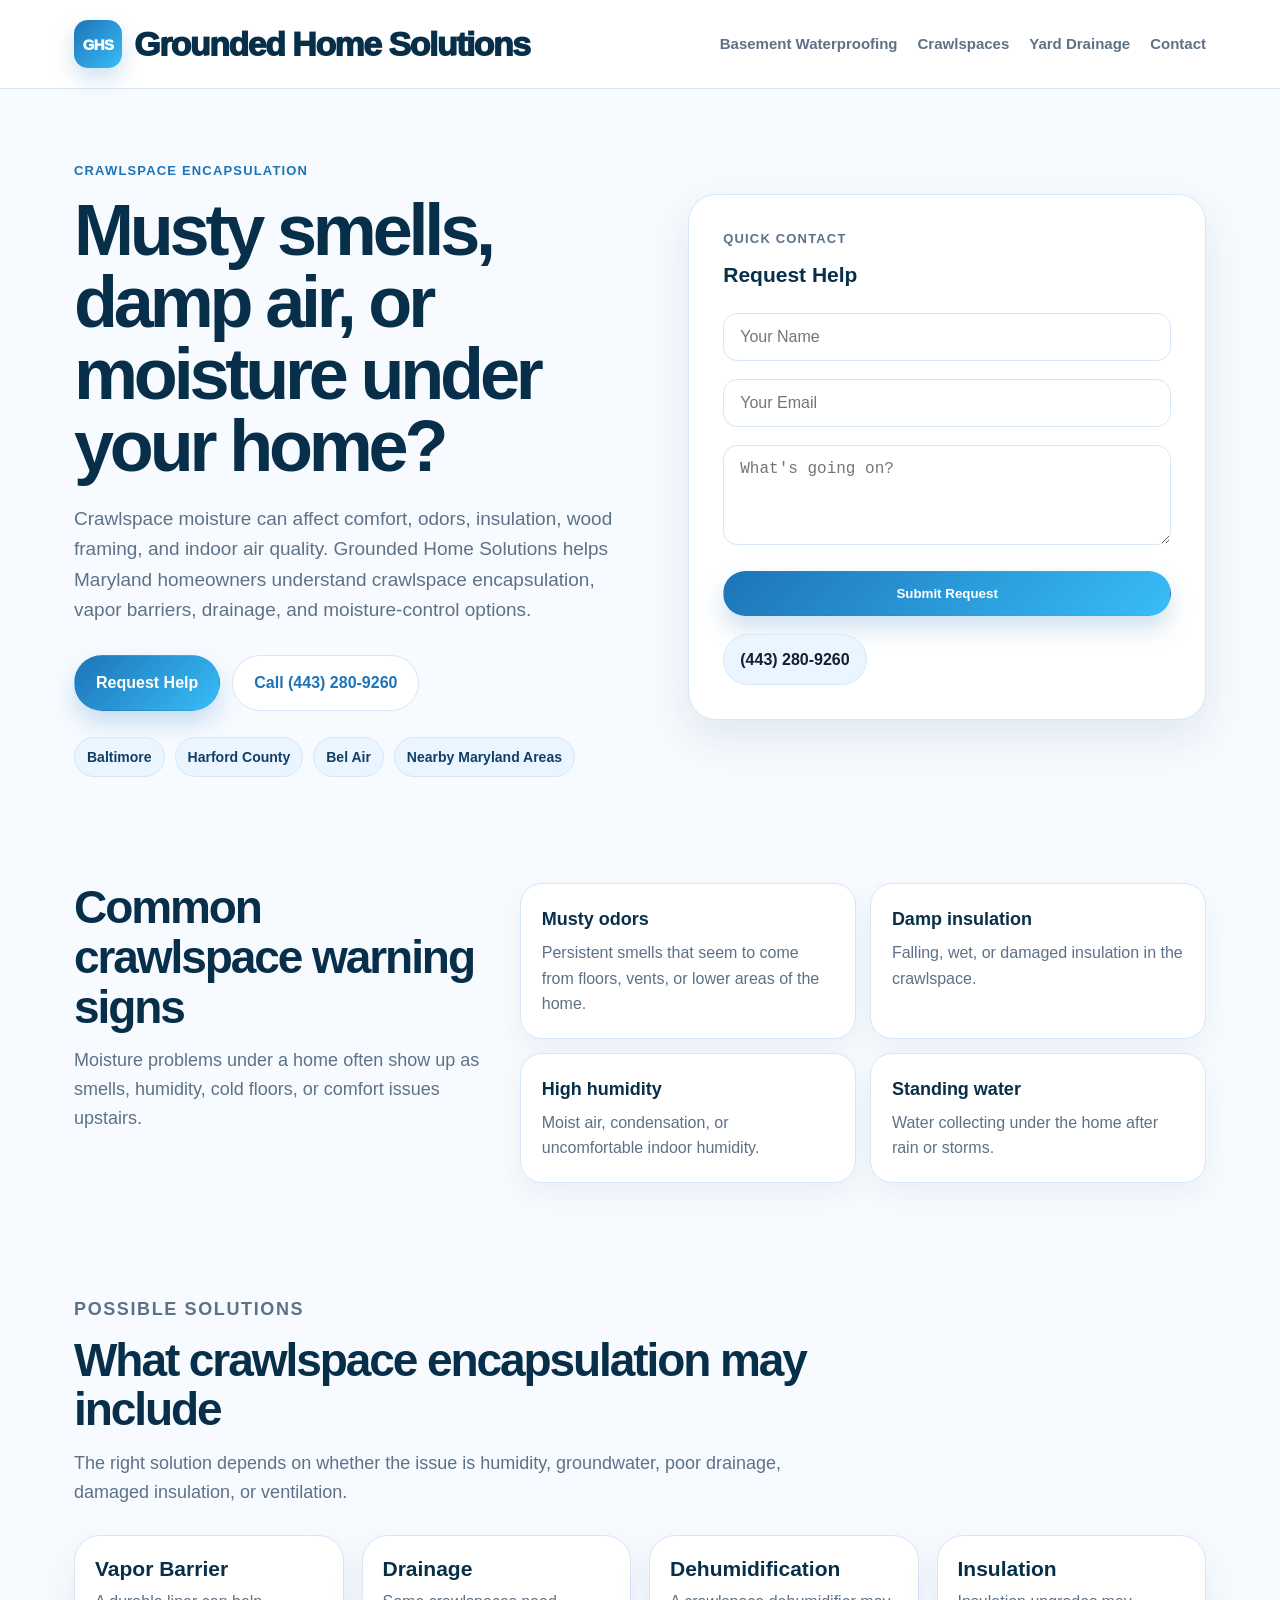
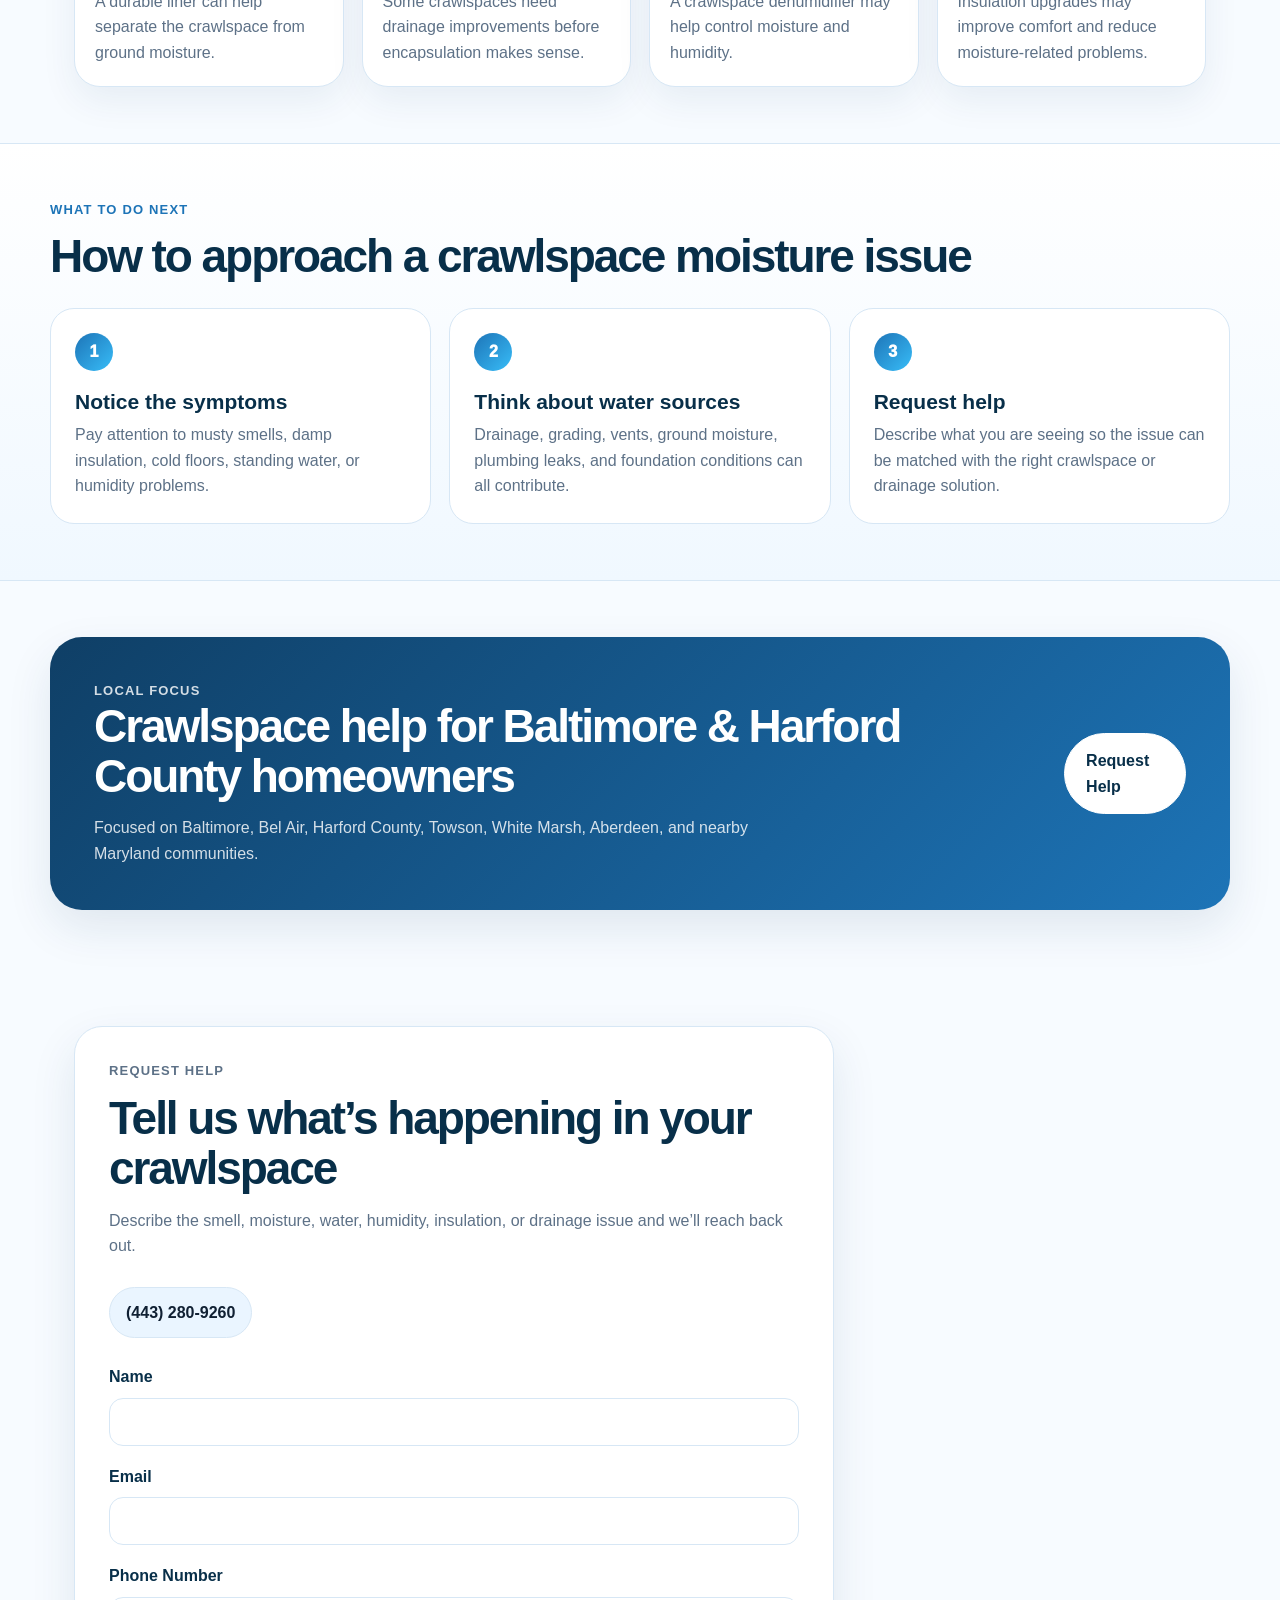
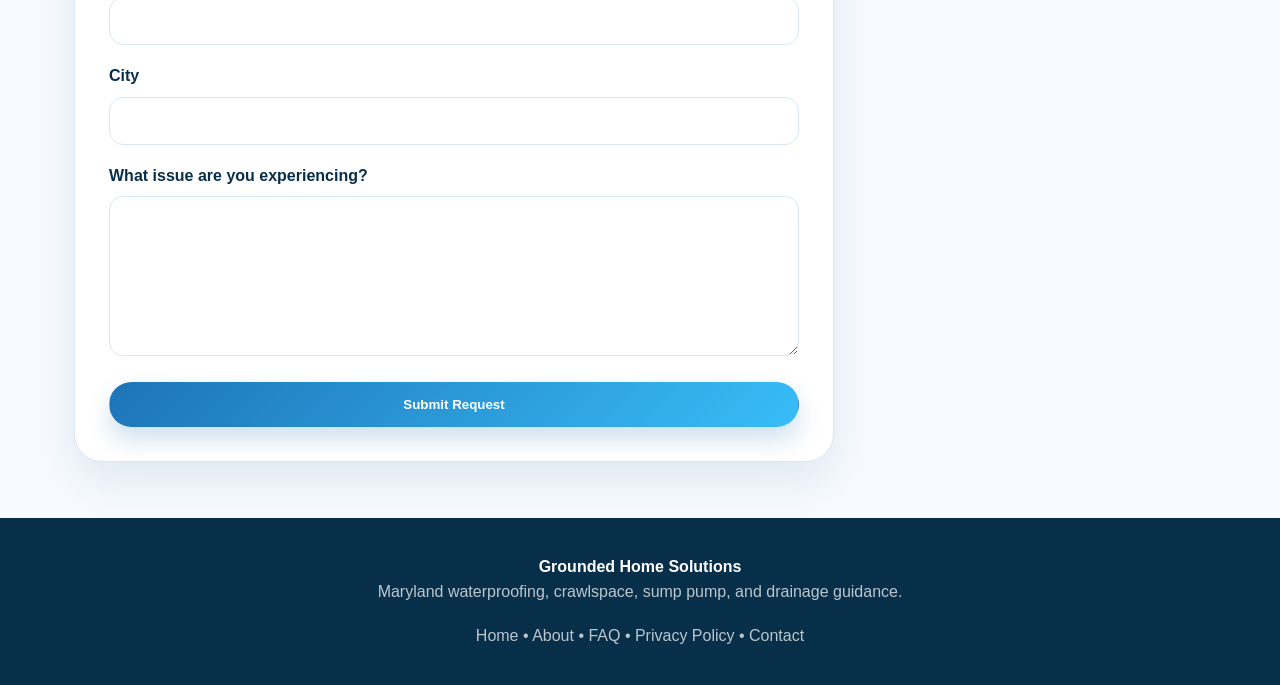
<file: services/crawlspace-encapsulation.html>
<!DOCTYPE html>
<html lang="en">
<head>
  <meta charset="UTF-8">
  <meta name="viewport" content="width=device-width, initial-scale=1.0">

  <title>Crawlspace Encapsulation in Maryland | Grounded Home Solutions</title>
  <meta name="description" content="Crawlspace encapsulation help for Maryland homeowners dealing with moisture, musty smells, humidity, insulation issues, standing water, and damp crawlspaces.">

  <meta property="og:title" content="Crawlspace Encapsulation in Maryland | Grounded Home Solutions">
  <meta property="og:description" content="Help for crawlspace moisture, musty smells, humidity, damp insulation, standing water, and encapsulation questions in Baltimore, Harford County, and nearby Maryland areas.">
  <meta property="og:type" content="website">
  <meta property="og:url" content="https://www.groundedhomesolutions.com/services/crawlspace-encapsulation.html">
  <meta property="og:image" content="https://www.groundedhomesolutions.com/assets/css/assets/images/ghs-preview.png">

  <meta name="twitter:card" content="summary_large_image">
  <meta name="twitter:title" content="Crawlspace Encapsulation in Maryland | Grounded Home Solutions">
  <meta name="twitter:description" content="Clean, helpful guidance for Maryland homeowners dealing with crawlspace moisture, musty odors, humidity, damp insulation, and standing water.">
  <meta name="twitter:image" content="https://www.groundedhomesolutions.com/assets/css/assets/images/ghs-preview.png">

  <link rel="stylesheet" href="/assets/css/style.css">

  <!-- Google tag (gtag.js) -->
  <script async src="https://www.googletagmanager.com/gtag/js?id=G-4ZMW0R1TQC"></script>
  <script>
    window.dataLayer = window.dataLayer || [];
    function gtag(){dataLayer.push(arguments);}
    gtag('js', new Date());
    gtag('config', 'G-4ZMW0R1TQC');
  </script>
</head>

<body>

<header class="site-header">
  <div class="nav-wrap">
    <a class="brand brand-lockup" href="/">
      <span class="logo-mark">GHS</span>
      <span>Grounded Home Solutions</span>
    </a>

    <nav>
      <a href="/services/basement-waterproofing.html">Basement Waterproofing</a>
      <a href="/services/crawlspace-encapsulation.html">Crawlspaces</a>
      <a href="/services/yard-drainage.html">Yard Drainage</a>
      <a href="/contact.html">Contact</a>
    </nav>
  </div>
</header>

<main>

<section class="hero">
  <div class="hero-copy">
    <p class="eyebrow">Crawlspace Encapsulation</p>

    <h1>Musty smells, damp air, or moisture under your home?</h1>

    <p class="hero-text">
      Crawlspace moisture can affect comfort, odors, insulation, wood framing, and indoor air quality. Grounded Home Solutions helps Maryland homeowners understand crawlspace encapsulation, vapor barriers, drainage, and moisture-control options.
    </p>

    <div class="hero-buttons">
      <a class="button" href="#contact">Request Help</a>
      <a class="button secondary" href="tel:4432809260">Call (443) 280-9260</a>
    </div>

    <div class="trust-row">
      <span>Baltimore</span>
      <span>Harford County</span>
      <span>Bel Air</span>
      <span>Nearby Maryland Areas</span>
    </div>
  </div>

  <div>
    <div class="contact-card" style="margin-bottom:24px;">
      <p class="eyebrow">Quick Contact</p>

      <h3 style="margin-bottom:12px;">Request Help</h3>

      <form action="https://formspree.io/f/xlgveyzv" method="POST">
        <div>
          <input type="text" name="name" placeholder="Your Name" required>
        </div>

        <div>
          <input type="email" name="email" placeholder="Your Email" required>
        </div>

        <div>
          <textarea name="message" placeholder="What's going on?" required style="min-height:100px;"></textarea>
        </div>

        <button class="button" type="submit">Submit Request</button>
      </form>

      <div class="contact-phone" style="margin-top:18px;">
        <a href="tel:4432809260">(443) 280-9260</a>
      </div>
    </div>
  </div>
</section>

<section class="quick-help">
  <div>
    <h2>Common crawlspace warning signs</h2>
    <p>
      Moisture problems under a home often show up as smells, humidity, cold floors, or comfort issues upstairs.
    </p>
  </div>

  <div class="problem-grid">
    <div class="problem-card">
      <strong>Musty odors</strong>
      <span>Persistent smells that seem to come from floors, vents, or lower areas of the home.</span>
    </div>

    <div class="problem-card">
      <strong>Damp insulation</strong>
      <span>Falling, wet, or damaged insulation in the crawlspace.</span>
    </div>

    <div class="problem-card">
      <strong>High humidity</strong>
      <span>Moist air, condensation, or uncomfortable indoor humidity.</span>
    </div>

    <div class="problem-card">
      <strong>Standing water</strong>
      <span>Water collecting under the home after rain or storms.</span>
    </div>
  </div>
</section>

<section class="section">
  <div class="section-heading">
    <p class="eyebrow">Possible Solutions</p>

    <h2>What crawlspace encapsulation may include</h2>

    <p>
      The right solution depends on whether the issue is humidity, groundwater, poor drainage, damaged insulation, or ventilation.
    </p>
  </div>

  <div class="service-grid">
    <div class="service-card">
      <div>
        <h3>Vapor Barrier</h3>
        <p>A durable liner can help separate the crawlspace from ground moisture.</p>
      </div>
    </div>

    <div class="service-card">
      <div>
        <h3>Drainage</h3>
        <p>Some crawlspaces need drainage improvements before encapsulation makes sense.</p>
      </div>
    </div>

    <div class="service-card">
      <div>
        <h3>Dehumidification</h3>
        <p>A crawlspace dehumidifier may help control moisture and humidity.</p>
      </div>
    </div>

    <div class="service-card">
      <div>
        <h3>Insulation</h3>
        <p>Insulation upgrades may improve comfort and reduce moisture-related problems.</p>
      </div>
    </div>
  </div>
</section>

<section class="how-it-works">
  <p class="eyebrow">What To Do Next</p>

  <h2>How to approach a crawlspace moisture issue</h2>

  <div class="steps">
    <div>
      <span>1</span>
      <h3>Notice the symptoms</h3>
      <p>Pay attention to musty smells, damp insulation, cold floors, standing water, or humidity problems.</p>
    </div>

    <div>
      <span>2</span>
      <h3>Think about water sources</h3>
      <p>Drainage, grading, vents, ground moisture, plumbing leaks, and foundation conditions can all contribute.</p>
    </div>

    <div>
      <span>3</span>
      <h3>Request help</h3>
      <p>Describe what you are seeing so the issue can be matched with the right crawlspace or drainage solution.</p>
    </div>
  </div>
</section>

<section class="local-section">
  <div>
    <p class="eyebrow">Local Focus</p>

    <h2>Crawlspace help for Baltimore & Harford County homeowners</h2>

    <p>
      Focused on Baltimore, Bel Air, Harford County, Towson, White Marsh, Aberdeen, and nearby Maryland communities.
    </p>
  </div>

  <a class="button light" href="#contact">Request Help</a>
</section>

<section class="contact-section" id="contact">
  <div class="contact-card">
    <p class="eyebrow">Request Help</p>

    <h2>Tell us what’s happening in your crawlspace</h2>

    <p>
      Describe the smell, moisture, water, humidity, insulation, or drainage issue and we’ll reach back out.
    </p>

    <div class="contact-phone">
      <a href="tel:4432809260">(443) 280-9260</a>
    </div>

    <form action="https://formspree.io/f/xlgveyzv" method="POST">
      <div>
        <label>Name</label>
        <input type="text" name="name" required>
      </div>

      <div>
        <label>Email</label>
        <input type="email" name="email" required>
      </div>

      <div>
        <label>Phone Number</label>
        <input type="tel" name="phone">
      </div>

      <div>
        <label>City</label>
        <input type="text" name="city">
      </div>

      <div>
        <label>What issue are you experiencing?</label>
        <textarea name="message" required></textarea>
      </div>

      <button class="button" type="submit">Submit Request</button>
    </form>
  </div>
</section>

</main>

<footer>

<strong>
Grounded Home Solutions
</strong>

<p>
Maryland waterproofing, crawlspace, sump pump, and drainage guidance.
</p>

<p style="margin-top:18px;">

<a href="/">
Home
</a>

•

<a href="/about.html">
About
</a>

•

<a href="/faq.html">
FAQ
</a>

•

<a href="/privacy-policy.html">
Privacy Policy
</a>

•

<a href="/contact.html">
Contact
</a>

</p>

</footer>

</body>
</html>
</file>
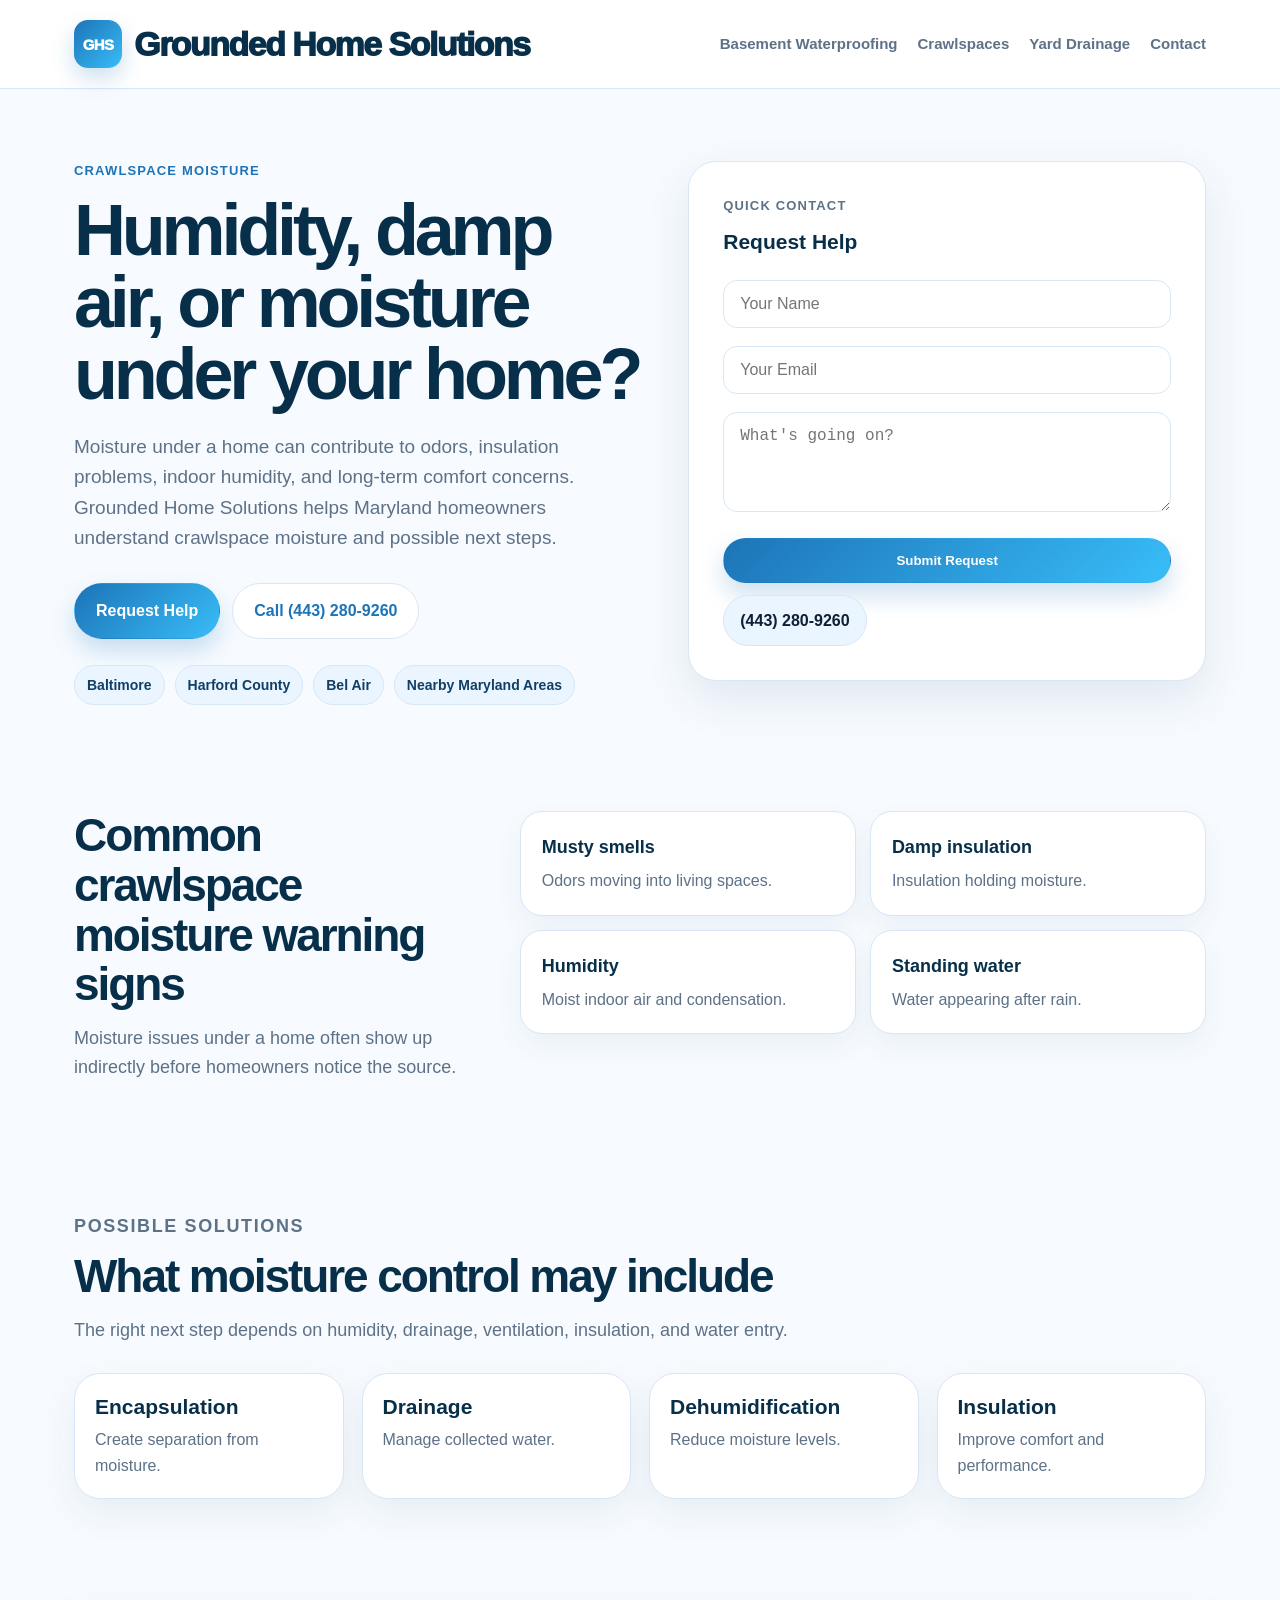
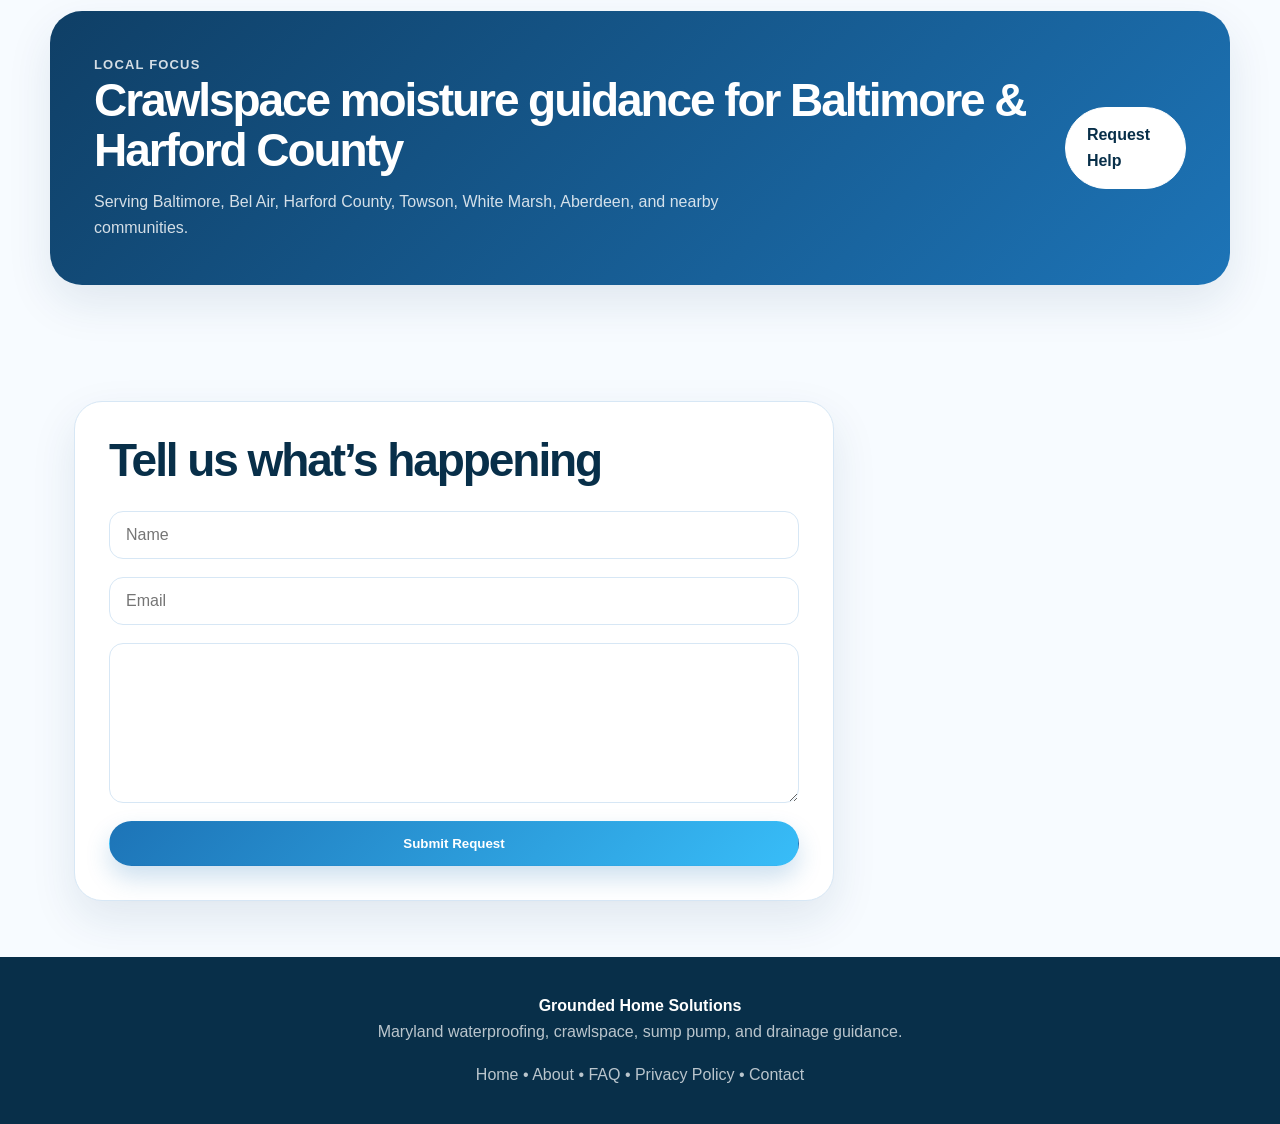
<file: services/crawlspace-moisture.html>
<!DOCTYPE html>
<html lang="en">
<head>
<meta charset="UTF-8">
<meta name="viewport" content="width=device-width, initial-scale=1.0">

<title>Crawlspace Moisture in Maryland | Grounded Home Solutions</title>

<meta name="description" content="Help for Maryland homeowners dealing with crawlspace moisture, humidity, damp insulation, musty smells, standing water, and moisture control concerns.">

<meta property="og:title" content="Crawlspace Moisture in Maryland | Grounded Home Solutions">

<meta property="og:description" content="Understand crawlspace moisture, humidity, standing water, insulation issues, and moisture control options in Maryland homes.">

<meta property="og:type" content="website">

<meta property="og:url" content="https://www.groundedhomesolutions.com/services/crawlspace-moisture.html">

<meta property="og:image" content="https://www.groundedhomesolutions.com/assets/css/assets/images/ghs-preview.png">

<meta name="twitter:card" content="summary_large_image">

<link rel="stylesheet" href="/assets/css/style.css">

<script async src="https://www.googletagmanager.com/gtag/js?id=G-4ZMW0R1TQC"></script>

<script>
window.dataLayer=window.dataLayer||[];
function gtag(){dataLayer.push(arguments);}
gtag('js',new Date());
gtag('config','G-4ZMW0R1TQC');
</script>

</head>

<body>

<header class="site-header">

<div class="nav-wrap">

<a class="brand brand-lockup" href="/">

<span class="logo-mark">
GHS
</span>

<span>
Grounded Home Solutions
</span>

</a>

<nav>

<a href="/services/basement-waterproofing.html">
Basement Waterproofing
</a>

<a href="/services/crawlspace-encapsulation.html">
Crawlspaces
</a>

<a href="/services/yard-drainage.html">
Yard Drainage
</a>

<a href="/contact.html">
Contact
</a>

</nav>

</div>

</header>

<main>

<section class="hero">

<div class="hero-copy">

<p class="eyebrow">
Crawlspace Moisture
</p>

<h1>
Humidity, damp air, or moisture under your home?
</h1>

<p class="hero-text">

Moisture under a home can contribute to odors, insulation problems, indoor humidity, and long-term comfort concerns. Grounded Home Solutions helps Maryland homeowners understand crawlspace moisture and possible next steps.

</p>

<div class="hero-buttons">

<a class="button" href="#contact">
Request Help
</a>

<a class="button secondary" href="tel:4432809260">
Call (443) 280-9260
</a>

</div>

<div class="trust-row">

<span>Baltimore</span>

<span>Harford County</span>

<span>Bel Air</span>

<span>Nearby Maryland Areas</span>

</div>

</div>

<div>

<div class="contact-card" style="margin-bottom:24px;">

<p class="eyebrow">
Quick Contact
</p>

<h3>
Request Help
</h3>

<form action="https://formspree.io/f/xlgveyzv" method="POST">

<div>
<input type="text" name="name" placeholder="Your Name" required>
</div>

<div>
<input type="email" name="email" placeholder="Your Email" required>
</div>

<div>
<textarea name="message" placeholder="What's going on?" required style="min-height:100px;"></textarea>
</div>

<button class="button">
Submit Request
</button>

</form>

<div class="contact-phone">

<a href="tel:4432809260">
(443) 280-9260
</a>

</div>

</div>

</div>

</section>

<section class="quick-help">

<div>

<h2>
Common crawlspace moisture warning signs
</h2>

<p>
Moisture issues under a home often show up indirectly before homeowners notice the source.
</p>

</div>

<div class="problem-grid">

<div class="problem-card">

<strong>
Musty smells
</strong>

<span>
Odors moving into living spaces.
</span>

</div>

<div class="problem-card">

<strong>
Damp insulation
</strong>

<span>
Insulation holding moisture.
</span>

</div>

<div class="problem-card">

<strong>
Humidity
</strong>

<span>
Moist indoor air and condensation.
</span>

</div>

<div class="problem-card">

<strong>
Standing water
</strong>

<span>
Water appearing after rain.
</span>

</div>

</div>

</section>

<section class="section">

<div class="section-heading">

<p class="eyebrow">
Possible Solutions
</p>

<h2>
What moisture control may include
</h2>

<p>

The right next step depends on humidity, drainage, ventilation, insulation, and water entry.

</p>

</div>

<div class="service-grid">

<div class="service-card">

<div>

<h3>
Encapsulation
</h3>

<p>
Create separation from moisture.
</p>

</div>

</div>

<div class="service-card">

<div>

<h3>
Drainage
</h3>

<p>
Manage collected water.
</p>

</div>

</div>

<div class="service-card">

<div>

<h3>
Dehumidification
</h3>

<p>
Reduce moisture levels.
</p>

</div>

</div>

<div class="service-card">

<div>

<h3>
Insulation
</h3>

<p>
Improve comfort and performance.
</p>

</div>

</div>

</div>

</section>

<section class="local-section">

<div>

<p class="eyebrow">
Local Focus
</p>

<h2>
Crawlspace moisture guidance for Baltimore & Harford County
</h2>

<p>

Serving Baltimore, Bel Air, Harford County, Towson, White Marsh, Aberdeen, and nearby communities.

</p>

</div>

<a class="button light" href="#contact">
Request Help
</a>

</section>

<section class="contact-section" id="contact">

<div class="contact-card">

<h2>
Tell us what’s happening
</h2>

<form action="https://formspree.io/f/xlgveyzv" method="POST">

<input type="text" name="name" placeholder="Name" required>

<input type="email" name="email" placeholder="Email" required>

<textarea name="message" required></textarea>

<button class="button">
Submit Request
</button>

</form>

</div>

</section>

</main>

<footer>

<strong>
Grounded Home Solutions
</strong>

<p>
Maryland waterproofing, crawlspace, sump pump, and drainage guidance.
</p>

<p style="margin-top:18px;">

<a href="/">
Home
</a>

•

<a href="/about.html">
About
</a>

•

<a href="/faq.html">
FAQ
</a>

•

<a href="/privacy-policy.html">
Privacy Policy
</a>

•

<a href="/contact.html">
Contact
</a>

</p>

</footer>

</body>
</html>
</file>
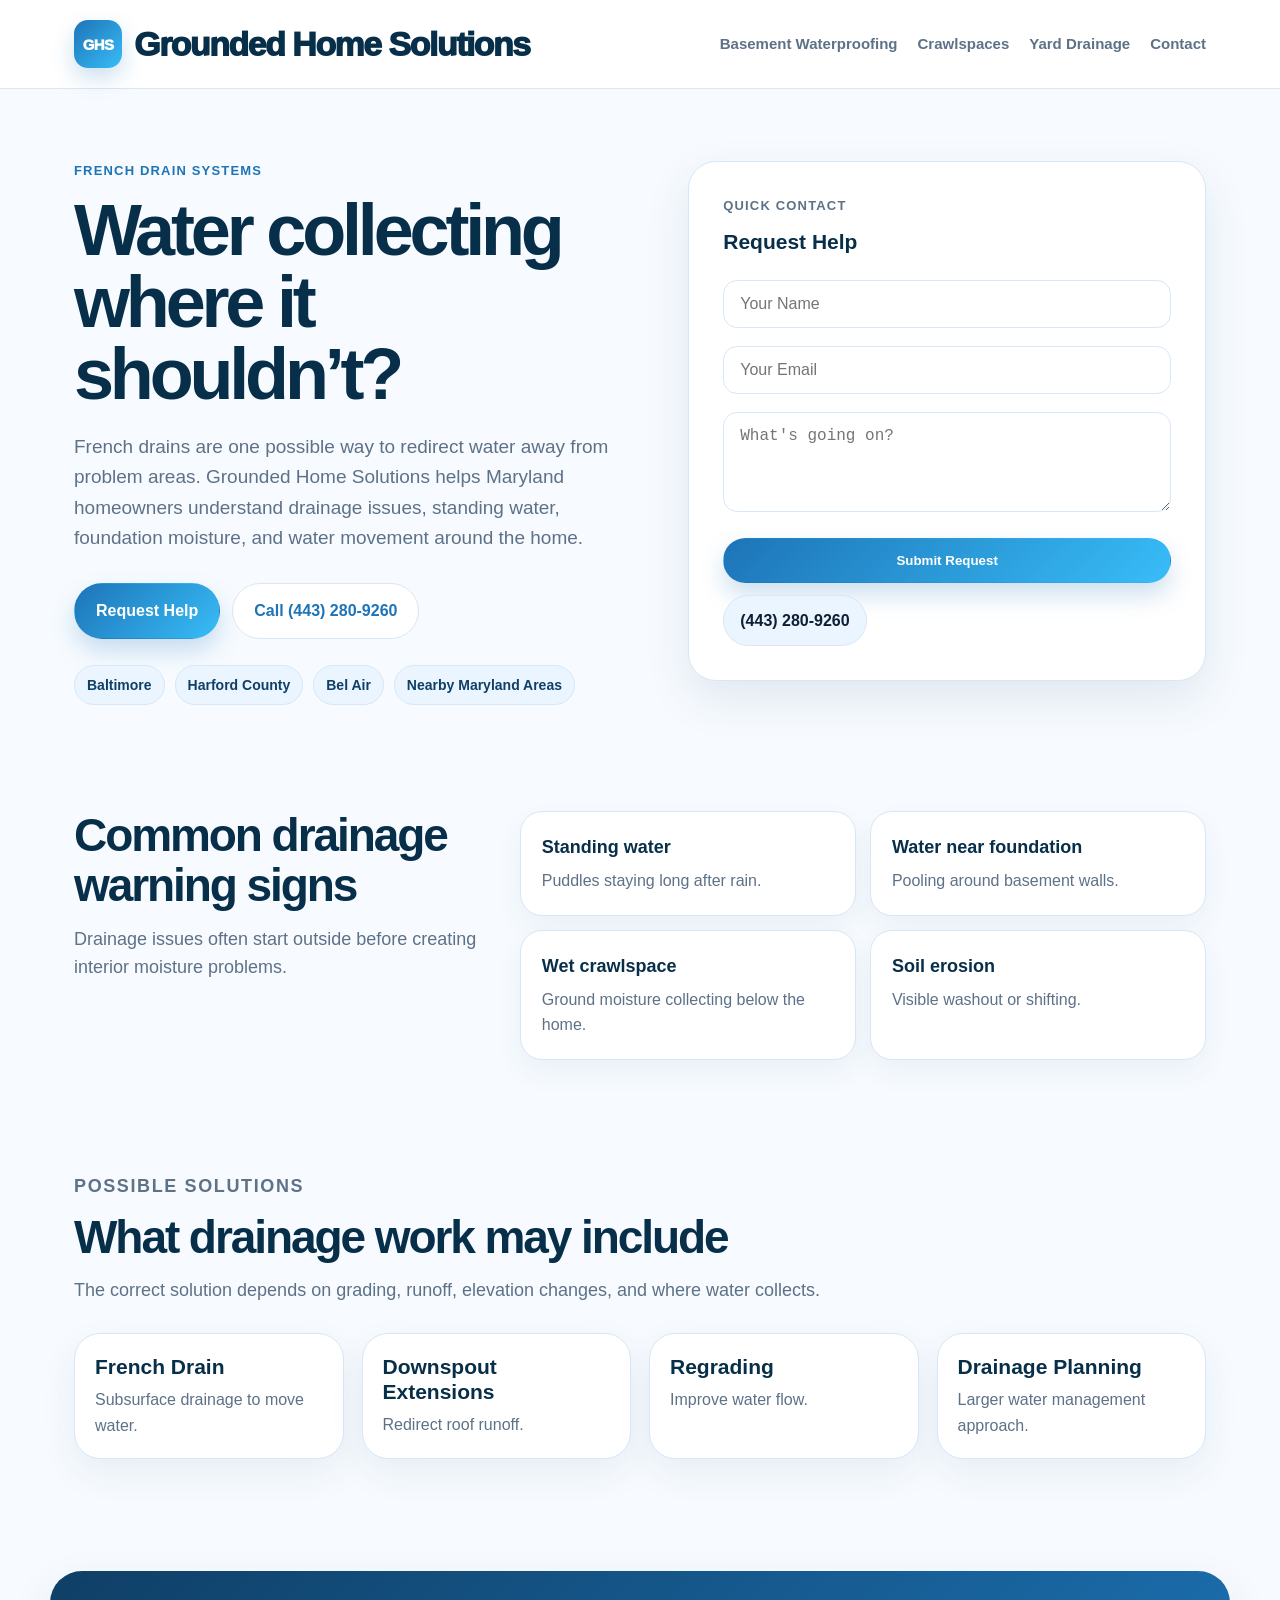
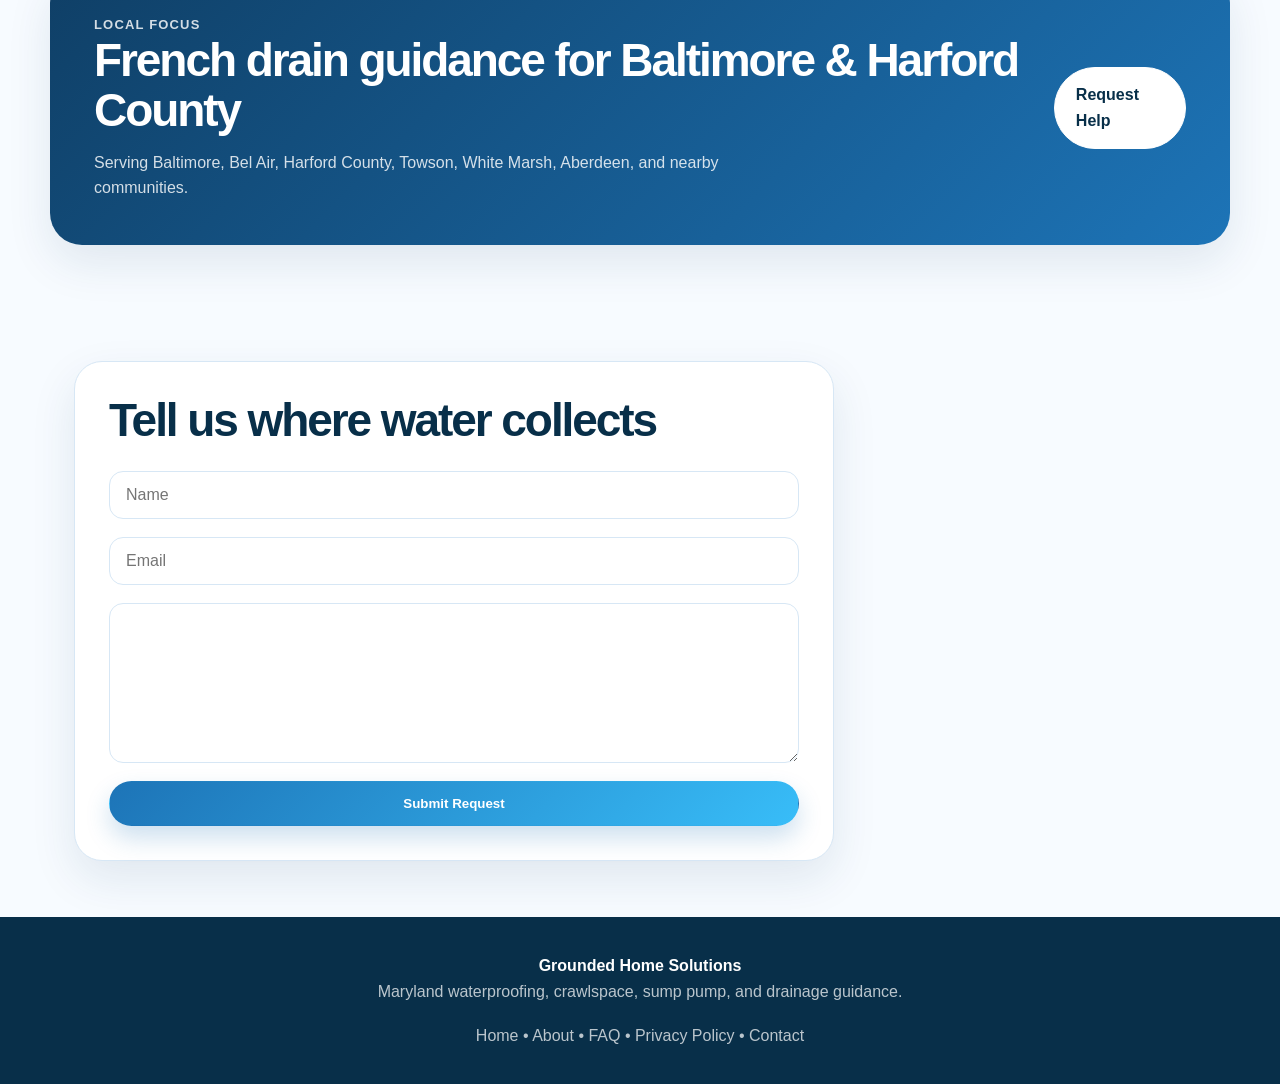
<file: services/french-drains.html>
<!DOCTYPE html>
<html lang="en">
<head>
<meta charset="UTF-8">
<meta name="viewport" content="width=device-width, initial-scale=1.0">

<title>French Drain Systems in Maryland | Grounded Home Solutions</title>

<meta name="description" content="French drain guidance for Maryland homeowners dealing with wet basements, standing water, drainage issues, pooling water, and foundation moisture.">

<meta property="og:title" content="French Drain Systems in Maryland | Grounded Home Solutions">
<meta property="og:description" content="Learn about French drains, water management, basement drainage, and yard moisture concerns in Maryland.">

<meta property="og:type" content="website">

<meta property="og:url" content="https://www.groundedhomesolutions.com/services/french-drains.html">

<meta property="og:image" content="https://www.groundedhomesolutions.com/assets/css/assets/images/ghs-preview.png">

<meta name="twitter:card" content="summary_large_image">

<link rel="stylesheet" href="/assets/css/style.css">

<script async src="https://www.googletagmanager.com/gtag/js?id=G-4ZMW0R1TQC"></script>

<script>
window.dataLayer=window.dataLayer||[];
function gtag(){dataLayer.push(arguments);}
gtag('js',new Date());
gtag('config','G-4ZMW0R1TQC');
</script>

</head>

<body>

<header class="site-header">

<div class="nav-wrap">

<a class="brand brand-lockup" href="/">

<span class="logo-mark">GHS</span>

<span>Grounded Home Solutions</span>

</a>

<nav>

<a href="/services/basement-waterproofing.html">
Basement Waterproofing
</a>

<a href="/services/crawlspace-encapsulation.html">
Crawlspaces
</a>

<a href="/services/yard-drainage.html">
Yard Drainage
</a>

<a href="/contact.html">
Contact
</a>

</nav>

</div>

</header>

<main>

<section class="hero">

<div class="hero-copy">

<p class="eyebrow">
French Drain Systems
</p>

<h1>
Water collecting where it shouldn’t?
</h1>

<p class="hero-text">

French drains are one possible way to redirect water away from problem areas. Grounded Home Solutions helps Maryland homeowners understand drainage issues, standing water, foundation moisture, and water movement around the home.

</p>

<div class="hero-buttons">

<a class="button" href="#contact">
Request Help
</a>

<a class="button secondary" href="tel:4432809260">
Call (443) 280-9260
</a>

</div>

<div class="trust-row">

<span>Baltimore</span>

<span>Harford County</span>

<span>Bel Air</span>

<span>Nearby Maryland Areas</span>

</div>

</div>

<div>

<div class="contact-card" style="margin-bottom:24px;">

<p class="eyebrow">
Quick Contact
</p>

<h3>
Request Help
</h3>

<form action="https://formspree.io/f/xlgveyzv" method="POST">

<div>
<input type="text" name="name" placeholder="Your Name" required>
</div>

<div>
<input type="email" name="email" placeholder="Your Email" required>
</div>

<div>
<textarea name="message" placeholder="What's going on?" required style="min-height:100px;"></textarea>
</div>

<button class="button">
Submit Request
</button>

</form>

<div class="contact-phone">

<a href="tel:4432809260">
(443) 280-9260
</a>

</div>

</div>

</div>

</section>

<section class="quick-help">

<div>

<h2>
Common drainage warning signs
</h2>

<p>
Drainage issues often start outside before creating interior moisture problems.
</p>

</div>

<div class="problem-grid">

<div class="problem-card">

<strong>
Standing water
</strong>

<span>
Puddles staying long after rain.
</span>

</div>

<div class="problem-card">

<strong>
Water near foundation
</strong>

<span>
Pooling around basement walls.
</span>

</div>

<div class="problem-card">

<strong>
Wet crawlspace
</strong>

<span>
Ground moisture collecting below the home.
</span>

</div>

<div class="problem-card">

<strong>
Soil erosion
</strong>

<span>
Visible washout or shifting.
</span>

</div>

</div>

</section>

<section class="section">

<div class="section-heading">

<p class="eyebrow">
Possible Solutions
</p>

<h2>
What drainage work may include
</h2>

<p>

The correct solution depends on grading, runoff, elevation changes, and where water collects.

</p>

</div>

<div class="service-grid">

<div class="service-card">

<div>

<h3>
French Drain
</h3>

<p>
Subsurface drainage to move water.
</p>

</div>

</div>

<div class="service-card">

<div>

<h3>
Downspout Extensions
</h3>

<p>
Redirect roof runoff.
</p>

</div>

</div>

<div class="service-card">

<div>

<h3>
Regrading
</h3>

<p>
Improve water flow.
</p>

</div>

</div>

<div class="service-card">

<div>

<h3>
Drainage Planning
</h3>

<p>
Larger water management approach.
</p>

</div>

</div>

</div>

</section>

<section class="local-section">

<div>

<p class="eyebrow">
Local Focus
</p>

<h2>
French drain guidance for Baltimore & Harford County
</h2>

<p>

Serving Baltimore, Bel Air, Harford County, Towson, White Marsh, Aberdeen, and nearby communities.

</p>

</div>

<a class="button light" href="#contact">
Request Help
</a>

</section>

<section class="contact-section" id="contact">

<div class="contact-card">

<h2>
Tell us where water collects
</h2>

<form action="https://formspree.io/f/xlgveyzv" method="POST">

<input type="text" name="name" placeholder="Name" required>

<input type="email" name="email" placeholder="Email" required>

<textarea name="message" required></textarea>

<button class="button">
Submit Request
</button>

</form>

</div>

</section>

</main>

<footer>

<strong>
Grounded Home Solutions
</strong>

<p>
Maryland waterproofing, crawlspace, sump pump, and drainage guidance.
</p>

<p style="margin-top:18px;">

<a href="/">
Home
</a>

•

<a href="/about.html">
About
</a>

•

<a href="/faq.html">
FAQ
</a>

•

<a href="/privacy-policy.html">
Privacy Policy
</a>

•

<a href="/contact.html">
Contact
</a>

</p>

</footer>

</body>
</html>
</file>
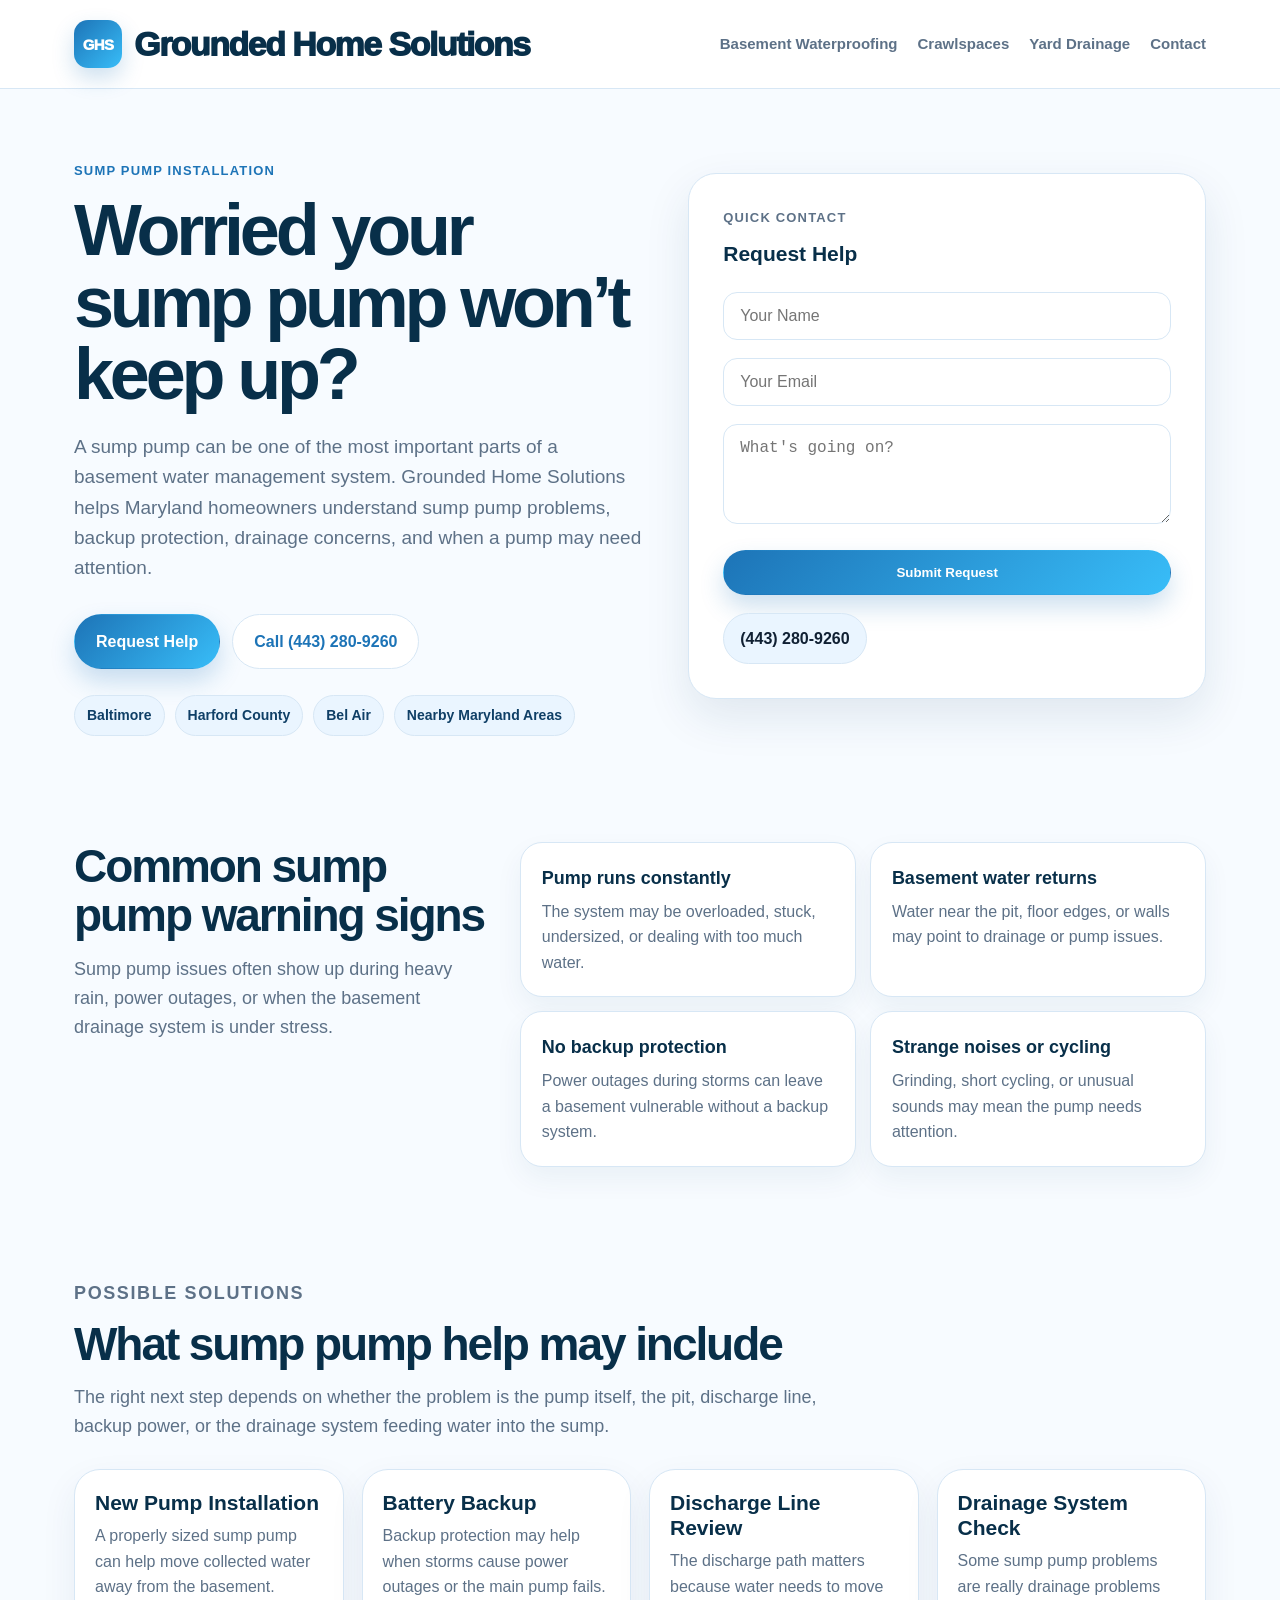
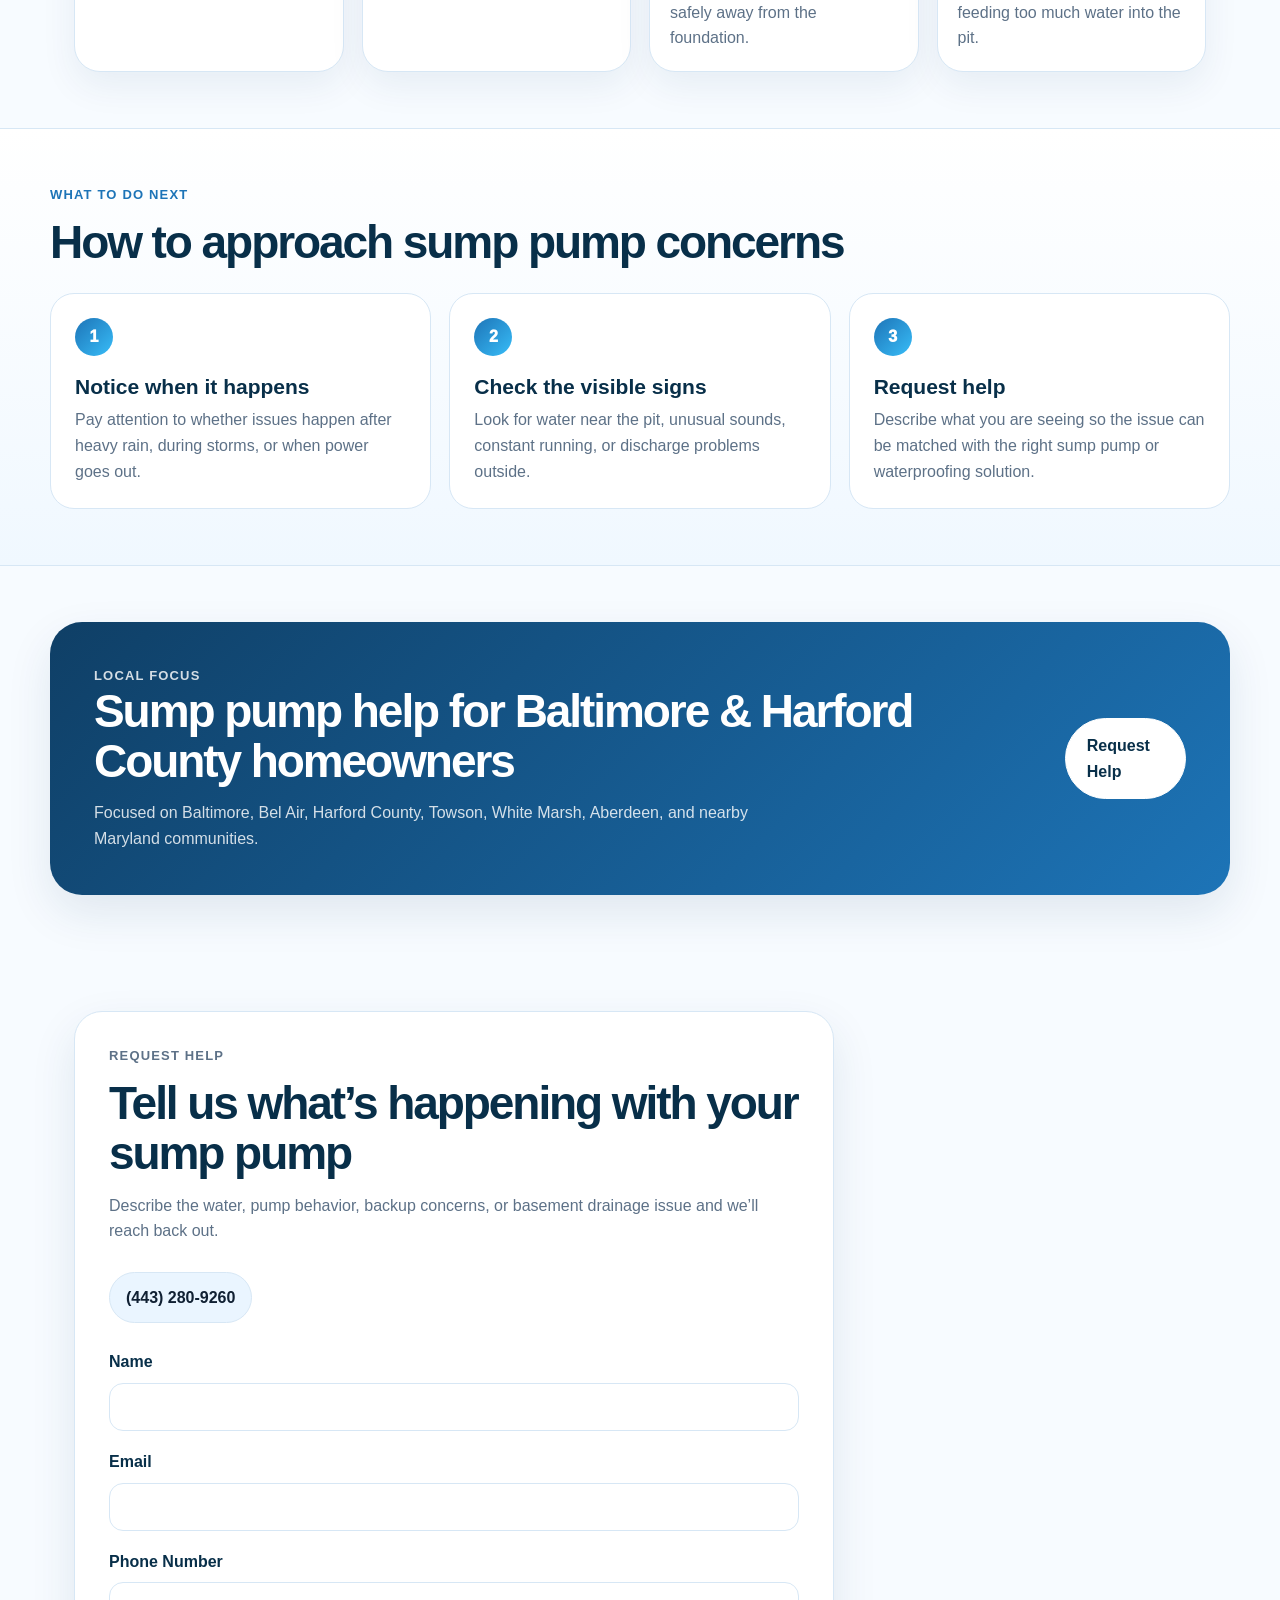
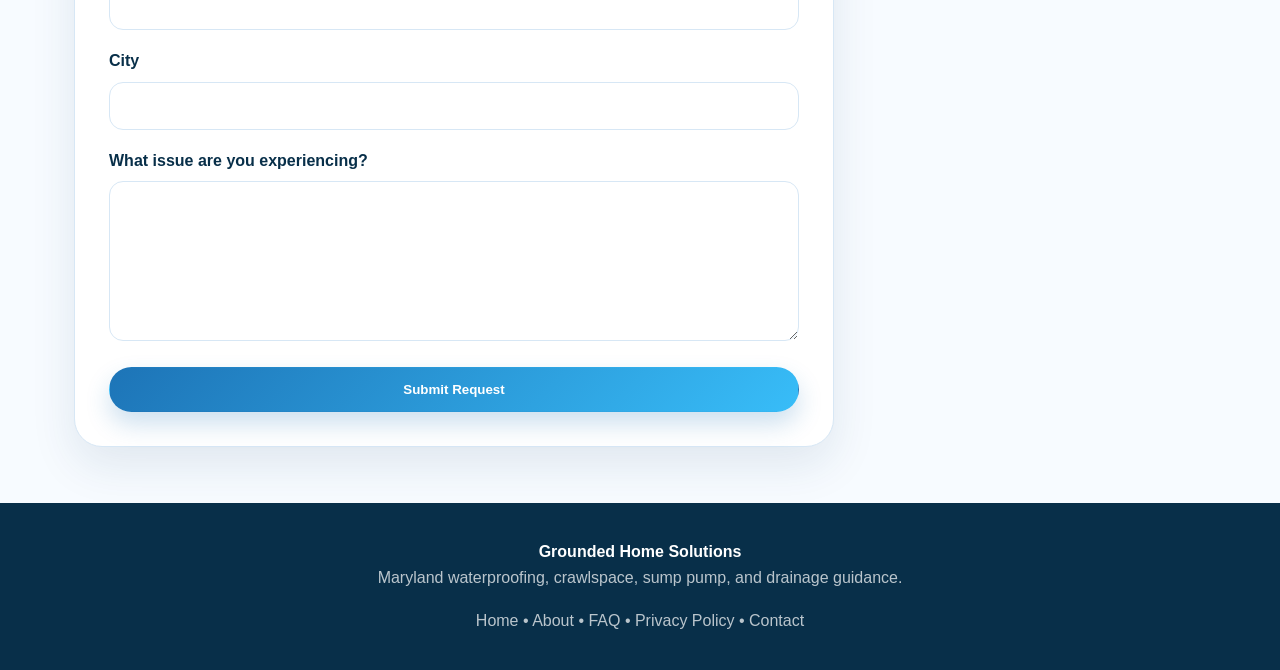
<file: services/sump-pump-installation.html>
<!DOCTYPE html>
<html lang="en">
<head>
  <meta charset="UTF-8">
  <meta name="viewport" content="width=device-width, initial-scale=1.0">

  <title>Sump Pump Installation in Maryland | Grounded Home Solutions</title>
  <meta name="description" content="Sump pump help for Maryland homeowners dealing with basement water, pump failure, backup protection, drainage concerns, and heavy rain issues.">

  <meta property="og:title" content="Sump Pump Installation in Maryland | Grounded Home Solutions">
  <meta property="og:description" content="Helpful guidance for Maryland homeowners dealing with sump pump problems, basement water, backup systems, and drainage concerns.">
  <meta property="og:type" content="website">
  <meta property="og:url" content="https://www.groundedhomesolutions.com/services/sump-pump-installation.html">
  <meta property="og:image" content="https://www.groundedhomesolutions.com/assets/css/assets/images/ghs-preview.png">

  <meta name="twitter:card" content="summary_large_image">
  <meta name="twitter:title" content="Sump Pump Installation in Maryland | Grounded Home Solutions">
  <meta name="twitter:description" content="Guidance for sump pump issues, backup protection, and basement water management in Maryland homes.">
  <meta name="twitter:image" content="https://www.groundedhomesolutions.com/assets/css/assets/images/ghs-preview.png">

  <link rel="stylesheet" href="/assets/css/style.css">

  <script async src="https://www.googletagmanager.com/gtag/js?id=G-4ZMW0R1TQC"></script>
  <script>
    window.dataLayer = window.dataLayer || [];
    function gtag(){dataLayer.push(arguments);}
    gtag('js', new Date());
    gtag('config', 'G-4ZMW0R1TQC');
  </script>
</head>

<body>

<header class="site-header">
  <div class="nav-wrap">
    <a class="brand brand-lockup" href="/">
      <span class="logo-mark">GHS</span>
      <span>Grounded Home Solutions</span>
    </a>

    <nav>
      <a href="/services/basement-waterproofing.html">Basement Waterproofing</a>
      <a href="/services/crawlspace-encapsulation.html">Crawlspaces</a>
      <a href="/services/yard-drainage.html">Yard Drainage</a>
      <a href="/contact.html">Contact</a>
    </nav>
  </div>
</header>

<main>

<section class="hero">
  <div class="hero-copy">
    <p class="eyebrow">Sump Pump Installation</p>

    <h1>Worried your sump pump won’t keep up?</h1>

    <p class="hero-text">
      A sump pump can be one of the most important parts of a basement water management system. Grounded Home Solutions helps Maryland homeowners understand sump pump problems, backup protection, drainage concerns, and when a pump may need attention.
    </p>

    <div class="hero-buttons">
      <a class="button" href="#contact">Request Help</a>
      <a class="button secondary" href="tel:4432809260">Call (443) 280-9260</a>
    </div>

    <div class="trust-row">
      <span>Baltimore</span>
      <span>Harford County</span>
      <span>Bel Air</span>
      <span>Nearby Maryland Areas</span>
    </div>
  </div>

  <div>
    <div class="contact-card" style="margin-bottom:24px;">
      <p class="eyebrow">Quick Contact</p>

      <h3 style="margin-bottom:12px;">Request Help</h3>

      <form action="https://formspree.io/f/xlgveyzv" method="POST">
        <div>
          <input type="text" name="name" placeholder="Your Name" required>
        </div>

        <div>
          <input type="email" name="email" placeholder="Your Email" required>
        </div>

        <div>
          <textarea name="message" placeholder="What's going on?" required style="min-height:100px;"></textarea>
        </div>

        <button class="button" type="submit">Submit Request</button>
      </form>

      <div class="contact-phone" style="margin-top:18px;">
        <a href="tel:4432809260">(443) 280-9260</a>
      </div>
    </div>
  </div>
</section>

<section class="quick-help">
  <div>
    <h2>Common sump pump warning signs</h2>

    <p>
      Sump pump issues often show up during heavy rain, power outages, or when the basement drainage system is under stress.
    </p>
  </div>

  <div class="problem-grid">
    <div class="problem-card">
      <strong>Pump runs constantly</strong>
      <span>The system may be overloaded, stuck, undersized, or dealing with too much water.</span>
    </div>

    <div class="problem-card">
      <strong>Basement water returns</strong>
      <span>Water near the pit, floor edges, or walls may point to drainage or pump issues.</span>
    </div>

    <div class="problem-card">
      <strong>No backup protection</strong>
      <span>Power outages during storms can leave a basement vulnerable without a backup system.</span>
    </div>

    <div class="problem-card">
      <strong>Strange noises or cycling</strong>
      <span>Grinding, short cycling, or unusual sounds may mean the pump needs attention.</span>
    </div>
  </div>
</section>

<section class="section">
  <div class="section-heading">
    <p class="eyebrow">Possible Solutions</p>

    <h2>What sump pump help may include</h2>

    <p>
      The right next step depends on whether the problem is the pump itself, the pit, discharge line, backup power, or the drainage system feeding water into the sump.
    </p>
  </div>

  <div class="service-grid">
    <div class="service-card">
      <div>
        <h3>New Pump Installation</h3>
        <p>A properly sized sump pump can help move collected water away from the basement.</p>
      </div>
    </div>

    <div class="service-card">
      <div>
        <h3>Battery Backup</h3>
        <p>Backup protection may help when storms cause power outages or the main pump fails.</p>
      </div>
    </div>

    <div class="service-card">
      <div>
        <h3>Discharge Line Review</h3>
        <p>The discharge path matters because water needs to move safely away from the foundation.</p>
      </div>
    </div>

    <div class="service-card">
      <div>
        <h3>Drainage System Check</h3>
        <p>Some sump pump problems are really drainage problems feeding too much water into the pit.</p>
      </div>
    </div>
  </div>
</section>

<section class="how-it-works">
  <p class="eyebrow">What To Do Next</p>

  <h2>How to approach sump pump concerns</h2>

  <div class="steps">
    <div>
      <span>1</span>
      <h3>Notice when it happens</h3>
      <p>Pay attention to whether issues happen after heavy rain, during storms, or when power goes out.</p>
    </div>

    <div>
      <span>2</span>
      <h3>Check the visible signs</h3>
      <p>Look for water near the pit, unusual sounds, constant running, or discharge problems outside.</p>
    </div>

    <div>
      <span>3</span>
      <h3>Request help</h3>
      <p>Describe what you are seeing so the issue can be matched with the right sump pump or waterproofing solution.</p>
    </div>
  </div>
</section>

<section class="local-section">
  <div>
    <p class="eyebrow">Local Focus</p>

    <h2>Sump pump help for Baltimore & Harford County homeowners</h2>

    <p>
      Focused on Baltimore, Bel Air, Harford County, Towson, White Marsh, Aberdeen, and nearby Maryland communities.
    </p>
  </div>

  <a class="button light" href="#contact">Request Help</a>
</section>

<section class="contact-section" id="contact">
  <div class="contact-card">
    <p class="eyebrow">Request Help</p>

    <h2>Tell us what’s happening with your sump pump</h2>

    <p>
      Describe the water, pump behavior, backup concerns, or basement drainage issue and we’ll reach back out.
    </p>

    <div class="contact-phone">
      <a href="tel:4432809260">(443) 280-9260</a>
    </div>

    <form action="https://formspree.io/f/xlgveyzv" method="POST">
      <div>
        <label>Name</label>
        <input type="text" name="name" required>
      </div>

      <div>
        <label>Email</label>
        <input type="email" name="email" required>
      </div>

      <div>
        <label>Phone Number</label>
        <input type="tel" name="phone">
      </div>

      <div>
        <label>City</label>
        <input type="text" name="city">
      </div>

      <div>
        <label>What issue are you experiencing?</label>
        <textarea name="message" required></textarea>
      </div>

      <button class="button" type="submit">Submit Request</button>
    </form>
  </div>
</section>

</main>

<footer>

<strong>
Grounded Home Solutions
</strong>

<p>
Maryland waterproofing, crawlspace, sump pump, and drainage guidance.
</p>

<p style="margin-top:18px;">

<a href="/">
Home
</a>

•

<a href="/about.html">
About
</a>

•

<a href="/faq.html">
FAQ
</a>

•

<a href="/privacy-policy.html">
Privacy Policy
</a>

•

<a href="/contact.html">
Contact
</a>

</p>

</footer>

</body>
</html>
</file>
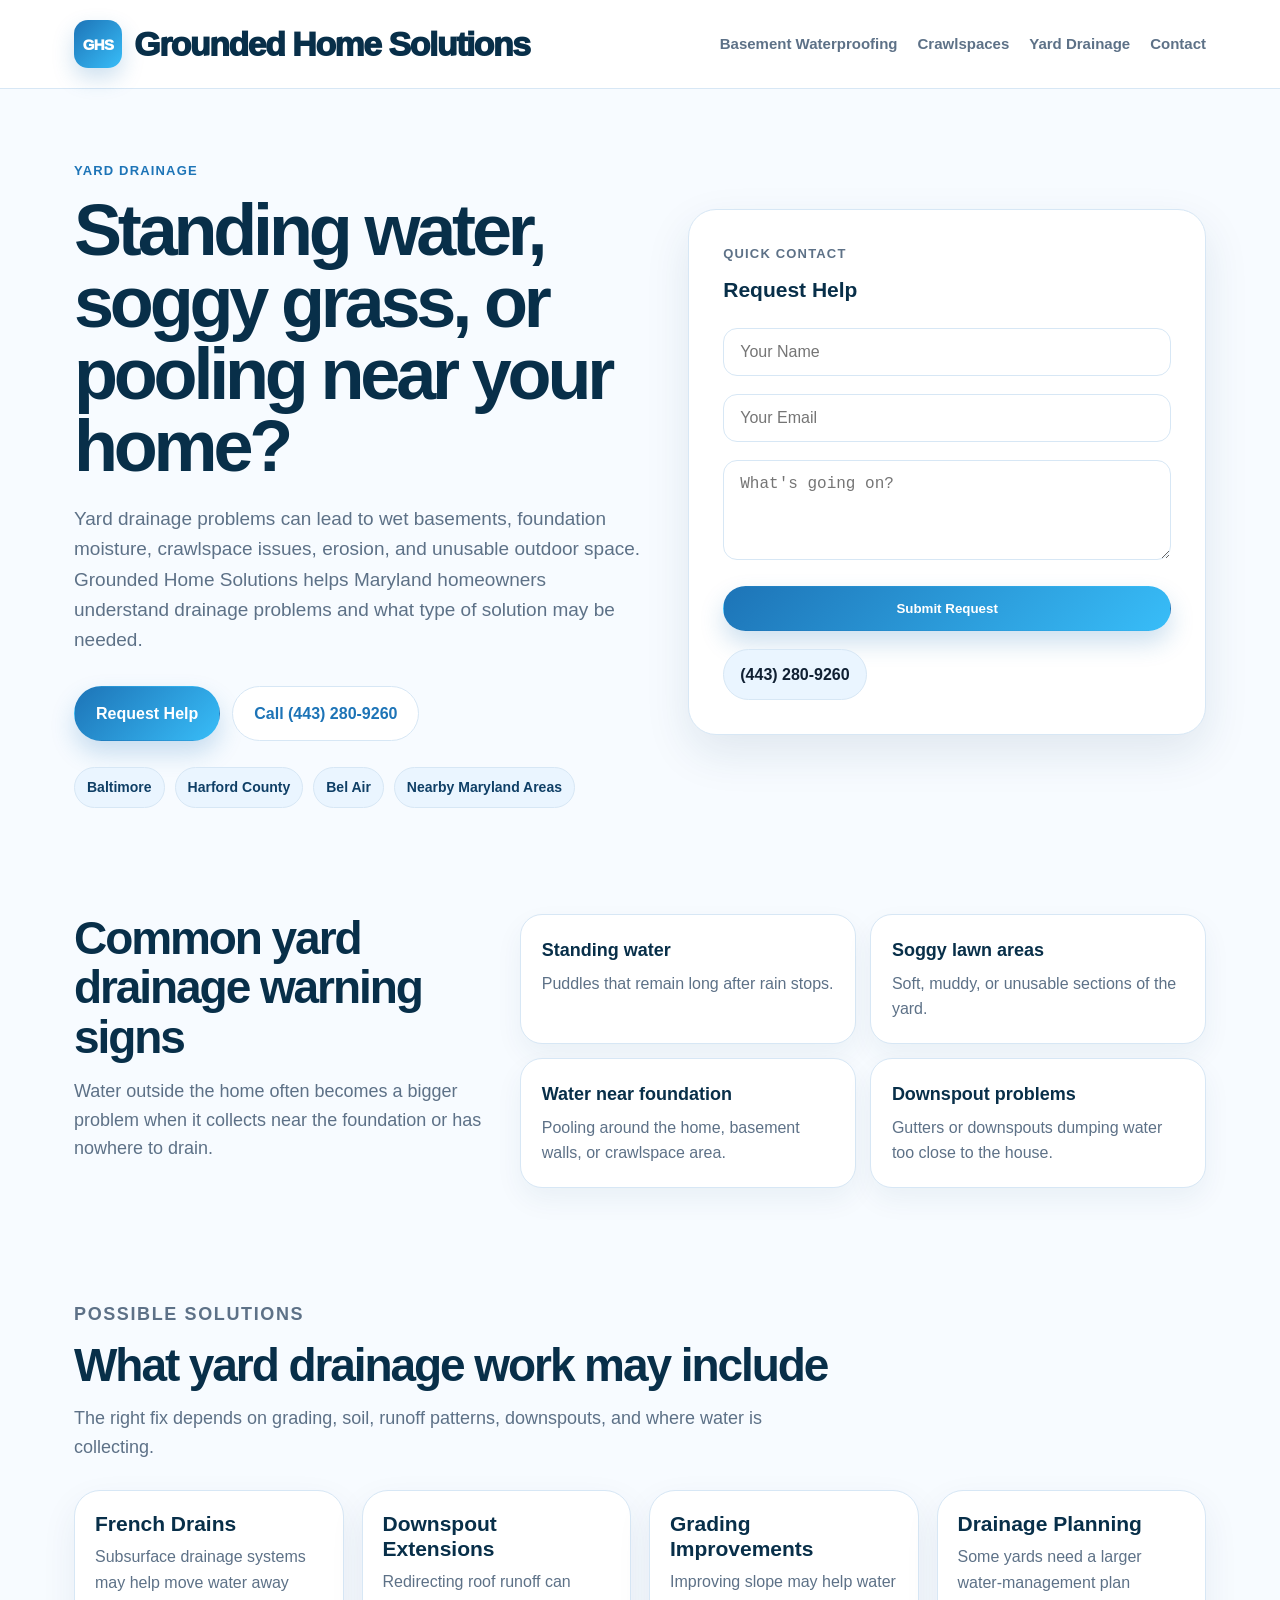
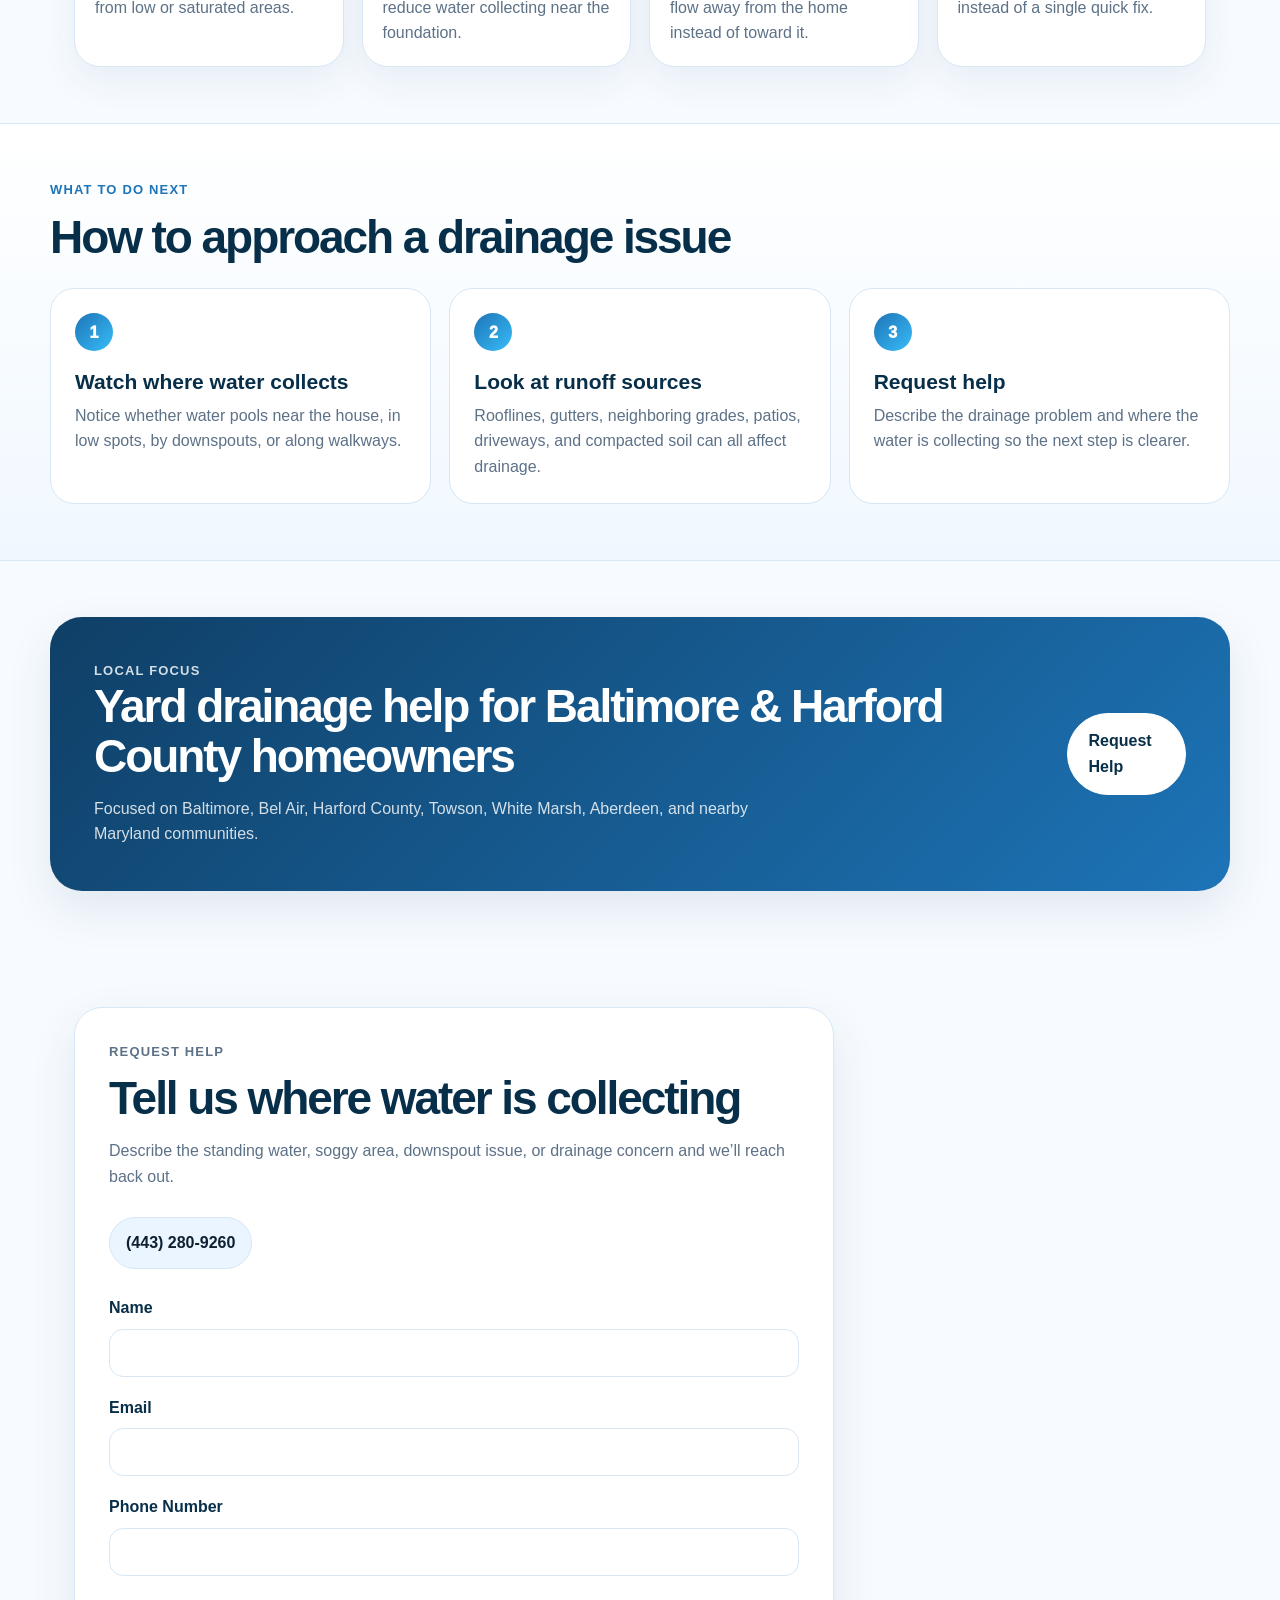
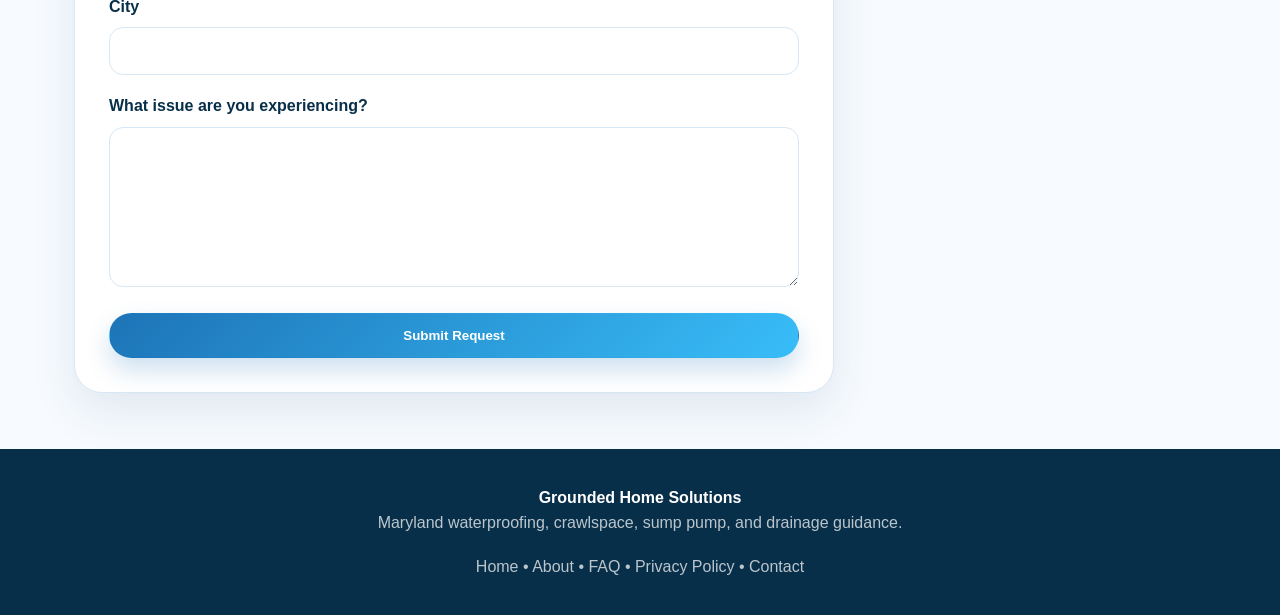
<file: services/yard-drainage.html>
<!DOCTYPE html>
<html lang="en">
<head>
  <meta charset="UTF-8">
  <meta name="viewport" content="width=device-width, initial-scale=1.0">

  <title>Yard Drainage Help in Maryland | Grounded Home Solutions</title>
  <meta name="description" content="Yard drainage help for Maryland homeowners dealing with standing water, soggy lawns, poor grading, downspout issues, erosion, and water pooling near the foundation.">

  <meta property="og:title" content="Yard Drainage Help in Maryland | Grounded Home Solutions">
  <meta property="og:description" content="Help for standing water, soggy lawns, downspout problems, poor grading, and drainage concerns in Baltimore, Harford County, and nearby Maryland areas.">
  <meta property="og:type" content="website">
  <meta property="og:url" content="https://www.groundedhomesolutions.com/services/yard-drainage.html">
  <meta property="og:image" content="https://www.groundedhomesolutions.com/assets/css/assets/images/ghs-preview.png">

  <meta name="twitter:card" content="summary_large_image">
  <meta name="twitter:title" content="Yard Drainage Help in Maryland | Grounded Home Solutions">
  <meta name="twitter:description" content="Clean, helpful guidance for Maryland homeowners dealing with standing water, soggy lawns, downspout problems, grading issues, and water near the foundation.">
  <meta name="twitter:image" content="https://www.groundedhomesolutions.com/assets/css/assets/images/ghs-preview.png">

  <link rel="stylesheet" href="/assets/css/style.css">

  <!-- Google tag (gtag.js) -->
  <script async src="https://www.googletagmanager.com/gtag/js?id=G-4ZMW0R1TQC"></script>
  <script>
    window.dataLayer = window.dataLayer || [];
    function gtag(){dataLayer.push(arguments);}
    gtag('js', new Date());
    gtag('config', 'G-4ZMW0R1TQC');
  </script>
</head>

<body>

<header class="site-header">
  <div class="nav-wrap">
    <a class="brand brand-lockup" href="/">
      <span class="logo-mark">GHS</span>
      <span>Grounded Home Solutions</span>
    </a>

    <nav>
      <a href="/services/basement-waterproofing.html">Basement Waterproofing</a>
      <a href="/services/crawlspace-encapsulation.html">Crawlspaces</a>
      <a href="/services/yard-drainage.html">Yard Drainage</a>
      <a href="/contact.html">Contact</a>
    </nav>
  </div>
</header>

<main>

<section class="hero">
  <div class="hero-copy">
    <p class="eyebrow">Yard Drainage</p>

    <h1>Standing water, soggy grass, or pooling near your home?</h1>

    <p class="hero-text">
      Yard drainage problems can lead to wet basements, foundation moisture, crawlspace issues, erosion, and unusable outdoor space. Grounded Home Solutions helps Maryland homeowners understand drainage problems and what type of solution may be needed.
    </p>

    <div class="hero-buttons">
      <a class="button" href="#contact">Request Help</a>
      <a class="button secondary" href="tel:4432809260">Call (443) 280-9260</a>
    </div>

    <div class="trust-row">
      <span>Baltimore</span>
      <span>Harford County</span>
      <span>Bel Air</span>
      <span>Nearby Maryland Areas</span>
    </div>
  </div>

  <div>
    <div class="contact-card" style="margin-bottom:24px;">
      <p class="eyebrow">Quick Contact</p>

      <h3 style="margin-bottom:12px;">Request Help</h3>

      <form action="https://formspree.io/f/xlgveyzv" method="POST">
        <div>
          <input type="text" name="name" placeholder="Your Name" required>
        </div>

        <div>
          <input type="email" name="email" placeholder="Your Email" required>
        </div>

        <div>
          <textarea name="message" placeholder="What's going on?" required style="min-height:100px;"></textarea>
        </div>

        <button class="button" type="submit">Submit Request</button>
      </form>

      <div class="contact-phone" style="margin-top:18px;">
        <a href="tel:4432809260">(443) 280-9260</a>
      </div>
    </div>
  </div>
</section>

<section class="quick-help">
  <div>
    <h2>Common yard drainage warning signs</h2>

    <p>
      Water outside the home often becomes a bigger problem when it collects near the foundation or has nowhere to drain.
    </p>
  </div>

  <div class="problem-grid">
    <div class="problem-card">
      <strong>Standing water</strong>
      <span>Puddles that remain long after rain stops.</span>
    </div>

    <div class="problem-card">
      <strong>Soggy lawn areas</strong>
      <span>Soft, muddy, or unusable sections of the yard.</span>
    </div>

    <div class="problem-card">
      <strong>Water near foundation</strong>
      <span>Pooling around the home, basement walls, or crawlspace area.</span>
    </div>

    <div class="problem-card">
      <strong>Downspout problems</strong>
      <span>Gutters or downspouts dumping water too close to the house.</span>
    </div>
  </div>
</section>

<section class="section">
  <div class="section-heading">
    <p class="eyebrow">Possible Solutions</p>

    <h2>What yard drainage work may include</h2>

    <p>
      The right fix depends on grading, soil, runoff patterns, downspouts, and where water is collecting.
    </p>
  </div>

  <div class="service-grid">
    <div class="service-card">
      <div>
        <h3>French Drains</h3>
        <p>Subsurface drainage systems may help move water away from low or saturated areas.</p>
      </div>
    </div>

    <div class="service-card">
      <div>
        <h3>Downspout Extensions</h3>
        <p>Redirecting roof runoff can reduce water collecting near the foundation.</p>
      </div>
    </div>

    <div class="service-card">
      <div>
        <h3>Grading Improvements</h3>
        <p>Improving slope may help water flow away from the home instead of toward it.</p>
      </div>
    </div>

    <div class="service-card">
      <div>
        <h3>Drainage Planning</h3>
        <p>Some yards need a larger water-management plan instead of a single quick fix.</p>
      </div>
    </div>
  </div>
</section>

<section class="how-it-works">
  <p class="eyebrow">What To Do Next</p>

  <h2>How to approach a drainage issue</h2>

  <div class="steps">
    <div>
      <span>1</span>
      <h3>Watch where water collects</h3>
      <p>Notice whether water pools near the house, in low spots, by downspouts, or along walkways.</p>
    </div>

    <div>
      <span>2</span>
      <h3>Look at runoff sources</h3>
      <p>Rooflines, gutters, neighboring grades, patios, driveways, and compacted soil can all affect drainage.</p>
    </div>

    <div>
      <span>3</span>
      <h3>Request help</h3>
      <p>Describe the drainage problem and where the water is collecting so the next step is clearer.</p>
    </div>
  </div>
</section>

<section class="local-section">
  <div>
    <p class="eyebrow">Local Focus</p>

    <h2>Yard drainage help for Baltimore & Harford County homeowners</h2>

    <p>
      Focused on Baltimore, Bel Air, Harford County, Towson, White Marsh, Aberdeen, and nearby Maryland communities.
    </p>
  </div>

  <a class="button light" href="#contact">Request Help</a>
</section>

<section class="contact-section" id="contact">
  <div class="contact-card">
    <p class="eyebrow">Request Help</p>

    <h2>Tell us where water is collecting</h2>

    <p>
      Describe the standing water, soggy area, downspout issue, or drainage concern and we’ll reach back out.
    </p>

    <div class="contact-phone">
      <a href="tel:4432809260">(443) 280-9260</a>
    </div>

    <form action="https://formspree.io/f/xlgveyzv" method="POST">
      <div>
        <label>Name</label>
        <input type="text" name="name" required>
      </div>

      <div>
        <label>Email</label>
        <input type="email" name="email" required>
      </div>

      <div>
        <label>Phone Number</label>
        <input type="tel" name="phone">
      </div>

      <div>
        <label>City</label>
        <input type="text" name="city">
      </div>

      <div>
        <label>What issue are you experiencing?</label>
        <textarea name="message" required></textarea>
      </div>

      <button class="button" type="submit">Submit Request</button>
    </form>
  </div>
</section>

</main>

<footer>

<strong>
Grounded Home Solutions
</strong>

<p>
Maryland waterproofing, crawlspace, sump pump, and drainage guidance.
</p>

<p style="margin-top:18px;">

<a href="/">
Home
</a>

•

<a href="/about.html">
About
</a>

•

<a href="/faq.html">
FAQ
</a>

•

<a href="/privacy-policy.html">
Privacy Policy
</a>

•

<a href="/contact.html">
Contact
</a>

</p>

</footer>

</body>
</html>
</file>
<file: assets/css/style.css>
:root {
  --bg: #f7fbff;
  --paper: #ffffff;
  --soft: #eaf5ff;
  --soft-blue: #dff0ff;
  --blue: #1d74b7;
  --blue-dark: #0f3f66;
  --blue-deep: #082f49;
  --aqua: #38bdf8;
  --text: #102033;
  --muted: #5d7187;
  --border: #d7e7f5;
  --shadow: 0 18px 45px rgba(15, 63, 102, 0.10);
}

* {
  box-sizing: border-box;
}

body {
  margin: 0;
  background: var(--bg);
  color: var(--text);
  font-family: "Inter", "Segoe UI", Arial, Helvetica, sans-serif;
  line-height: 1.6;
}

a {
  color: inherit;
  text-decoration: none;
}

.site-header {
  background: rgba(255, 255, 255, 0.94);
  border-bottom: 1px solid var(--border);
  position: sticky;
  top: 0;
  z-index: 10;
  backdrop-filter: blur(12px);
}

.nav-wrap {
  max-width: 1180px;
  margin: 0 auto;
  padding: 20px 24px;
  display: flex;
  justify-content: space-between;
  align-items: center;
  gap: 28px;
}

.brand {
  font-weight: 950;
  font-size: clamp(24px, 3vw, 34px);
  letter-spacing: -0.045em;
  color: var(--blue-deep);
  line-height: 1;
}

.brand-lockup {
  display: inline-flex;
  align-items: center;
  gap: 12px;
}

.logo-mark {
  width: 48px;
  height: 48px;
  border-radius: 14px;
  background: linear-gradient(135deg, var(--blue), var(--aqua));
  color: white;
  display: inline-flex;
  align-items: center;
  justify-content: center;
  font-size: 15px;
  font-weight: 950;
  letter-spacing: -0.04em;
  box-shadow: 0 10px 22px rgba(29, 116, 183, 0.22);
  flex: 0 0 auto;
}

nav {
  display: flex;
  gap: 20px;
  flex-wrap: wrap;
  font-size: 15px;
}

nav a {
  color: var(--muted);
  font-weight: 750;
}

nav a:hover {
  color: var(--blue);
}

.hero {
  max-width: 1180px;
  margin: 0 auto;
  padding: 72px 24px 50px;
  display: grid;
  grid-template-columns: 1.05fr 0.95fr;
  gap: 42px;
  align-items: center;
}

.eyebrow {
  margin: 0 0 12px;
  color: var(--blue);
  font-size: 13px;
  font-weight: 900;
  text-transform: uppercase;
  letter-spacing: 0.09em;
}

h1,
h2,
h3,
p {
  margin-top: 0;
}

h1 {
  font-size: clamp(44px, 6vw, 72px);
  line-height: 1;
  letter-spacing: -0.058em;
  margin-bottom: 22px;
  color: var(--blue-deep);
}

h2 {
  font-size: clamp(30px, 4vw, 46px);
  line-height: 1.08;
  letter-spacing: -0.045em;
  margin-bottom: 14px;
  color: var(--blue-deep);
}

h3 {
  font-size: 21px;
  line-height: 1.2;
  margin-bottom: 8px;
  color: var(--blue-deep);
}

.hero-text {
  color: var(--muted);
  font-size: 19px;
  max-width: 700px;
}

.hero-buttons {
  display: flex;
  gap: 12px;
  flex-wrap: wrap;
  margin-top: 30px;
}

.button {
  display: inline-flex;
  align-items: center;
  justify-content: center;
  background: linear-gradient(135deg, var(--blue), var(--aqua));
  color: white;
  padding: 14px 21px;
  border-radius: 999px;
  font-weight: 900;
  border: 1px solid transparent;
  box-shadow: 0 12px 24px rgba(29, 116, 183, 0.22);
  transition: all 0.2s ease;
}

.button:hover {
  transform: translateY(-1px);
  box-shadow: 0 16px 30px rgba(29, 116, 183, 0.28);
}

.button.secondary {
  background: white;
  color: var(--blue);
  border-color: var(--border);
  box-shadow: none;
}

.button.secondary:hover {
  background: var(--soft);
}

.button.light {
  background: white;
  color: var(--blue-deep);
  border-color: white;
  box-shadow: none;
}

.trust-row {
  margin-top: 26px;
  display: flex;
  gap: 10px;
  flex-wrap: wrap;
}

.trust-row span {
  background: var(--soft);
  color: var(--blue-dark);
  padding: 8px 12px;
  border-radius: 999px;
  font-size: 14px;
  font-weight: 850;
  border: 1px solid var(--border);
}

.hero-image-card {
  background: var(--paper);
  border: 1px solid var(--border);
  border-radius: 30px;
  padding: 12px;
  box-shadow: var(--shadow);
}

.hero-image-card img {
  width: 100%;
  height: auto;
  display: block;
  border-radius: 22px;
}

.image-note {
  padding: 16px 10px 6px;
  color: var(--muted);
  font-weight: 750;
}

.quick-help,
.section,
.how-it-works,
.local-section,
.contact-section {
  max-width: 1180px;
  margin: 0 auto;
  padding: 56px 24px;
}

.quick-help {
  display: grid;
  grid-template-columns: 0.75fr 1.25fr;
  gap: 34px;
  align-items: start;
}

.quick-help p,
.section-heading p {
  color: var(--muted);
  font-size: 18px;
}

.problem-grid {
  display: grid;
  grid-template-columns: 1fr 1fr;
  gap: 14px;
}

.problem-card {
  background: var(--paper);
  border: 1px solid var(--border);
  border-radius: 22px;
  padding: 21px;
  box-shadow: 0 12px 28px rgba(15, 63, 102, 0.06);
}

.problem-card strong {
  display: block;
  color: var(--blue-deep);
  font-size: 18px;
  margin-bottom: 6px;
}

.problem-card span {
  color: var(--muted);
}

.problem-card:hover,
.service-card:hover {
  transform: translateY(-3px);
}

.section-heading {
  max-width: 760px;
  margin-bottom: 28px;
}

.service-grid {
  display: grid;
  grid-template-columns: repeat(4, 1fr);
  gap: 18px;
}

.service-card {
  background: var(--paper);
  border: 1px solid var(--border);
  border-radius: 26px;
  overflow: hidden;
  box-shadow: 0 14px 36px rgba(15, 63, 102, 0.07);
}

.service-card img {
  width: 100%;
  height: 145px;
  object-fit: cover;
  display: block;
}

.service-card div {
  padding: 20px;
}

.service-card p {
  color: var(--muted);
  margin-bottom: 0;
}

.how-it-works {
  background: linear-gradient(180deg, #ffffff, #f0f8ff);
  border-top: 1px solid var(--border);
  border-bottom: 1px solid var(--border);
  max-width: none;
}

.how-it-works > .eyebrow,
.how-it-works > h2,
.steps {
  max-width: 1180px;
  margin-left: auto;
  margin-right: auto;
}

.steps {
  display: grid;
  grid-template-columns: repeat(3, 1fr);
  gap: 18px;
  margin-top: 26px;
}

.steps div {
  background: white;
  border: 1px solid var(--border);
  border-radius: 24px;
  padding: 24px;
}

.steps span {
  display: inline-flex;
  width: 38px;
  height: 38px;
  background: linear-gradient(135deg, var(--blue), var(--aqua));
  color: white;
  border-radius: 999px;
  align-items: center;
  justify-content: center;
  font-weight: 950;
  margin-bottom: 18px;
}

.steps p {
  color: var(--muted);
  margin-bottom: 0;
}

.contact-card {
  background: white;
  border: 1px solid var(--border);
  border-radius: 28px;
  padding: 34px;
  box-shadow: var(--shadow);
  max-width: 760px;
}

.contact-card p {
  color: var(--muted);
}

.contact-card form {
  display: flex;
  flex-direction: column;
  gap: 18px;
  margin-top: 26px;
}

.contact-card label {
  display: block;
  font-weight: 800;
  color: var(--blue-deep);
  margin-bottom: 8px;
}

.contact-card input,
.contact-card textarea {
  width: 100%;
  border: 1px solid var(--border);
  border-radius: 14px;
  padding: 14px 16px;
  font-size: 16px;
  background: #ffffff;
  color: var(--text);
  transition: border-color 0.2s ease, box-shadow 0.2s ease;
}

.contact-card input:focus,
.contact-card textarea:focus {
  outline: none;
  border-color: var(--blue);
  box-shadow: 0 0 0 4px rgba(56, 189, 248, 0.14);
}

.contact-card textarea {
  min-height: 160px;
  resize: vertical;
}

.contact-phone {
  display: inline-flex;
  align-items: center;
  gap: 10px;
  background: var(--soft);
  border: 1px solid var(--border);
  padding: 12px 16px;
  border-radius: 999px;
  font-weight: 850;
  margin-top: 12px;
}

.local-section {
  background: linear-gradient(135deg, var(--blue-dark), var(--blue));
  color: white;
  border-radius: 32px;
  margin-top: 56px;
  margin-bottom: 60px;
  padding: 44px;
  display: flex;
  justify-content: space-between;
  gap: 28px;
  align-items: center;
  box-shadow: var(--shadow);
}

.local-section h2 {
  color: white;
}

.local-section .eyebrow,
.local-section p {
  color: rgba(255, 255, 255, 0.82);
}

.local-section p {
  max-width: 720px;
  margin-bottom: 0;
}

footer {
  background: var(--blue-deep);
  color: white;
  padding: 36px 22px;
  text-align: center;
}

footer p {
  margin-bottom: 0;
  color: rgba(255, 255, 255, 0.72);
}

@media (max-width: 900px) {
  .nav-wrap {
    flex-direction: column;
    align-items: flex-start;
  }

  .brand {
    font-size: 28px;
  }

  .hero,
  .quick-help,
  .local-section {
    grid-template-columns: 1fr;
  }

  .hero-image-card img {
    height: auto;
  }

  .problem-grid,
  .service-grid,
  .steps {
    grid-template-columns: 1fr;
  }

  .local-section {
    display: block;
    border-radius: 24px;
  }

  .local-section .button {
    margin-top: 24px;
  }

  .contact-card {
    padding: 24px;
  }
}
</file>
